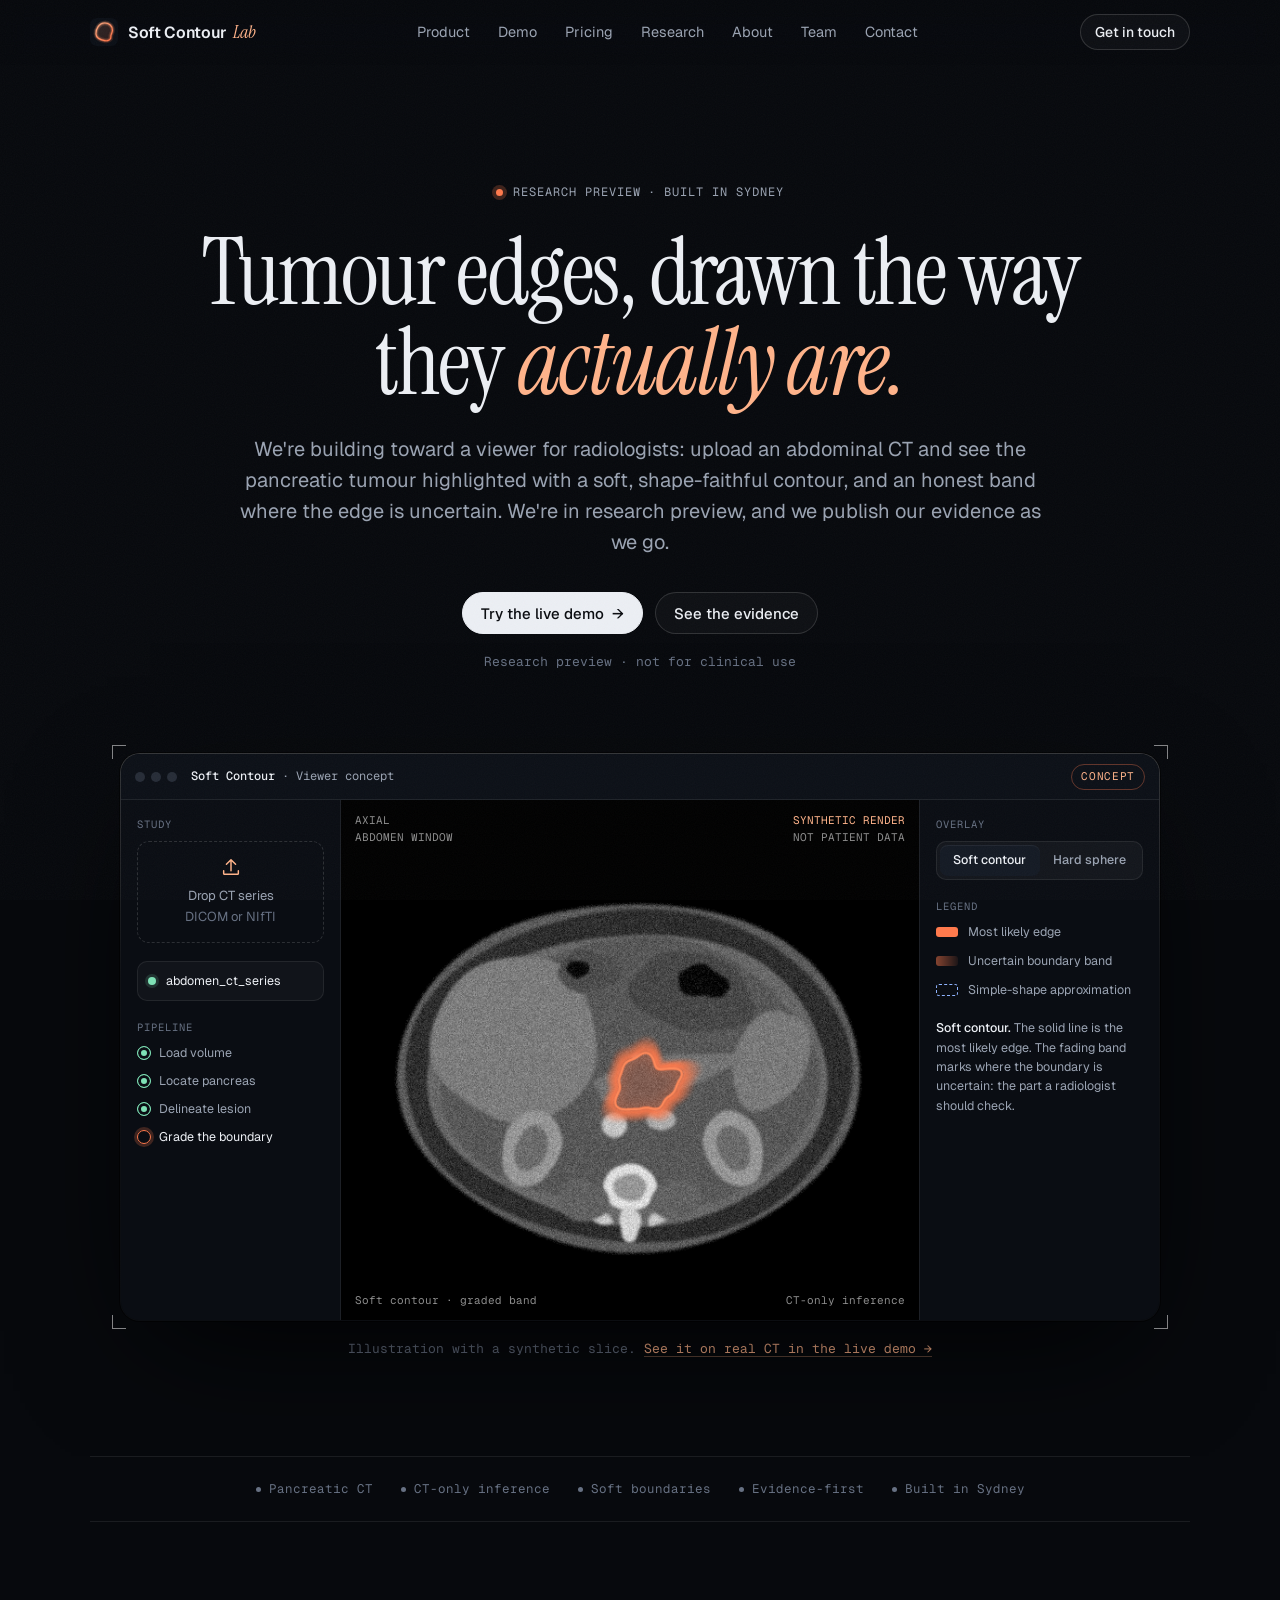
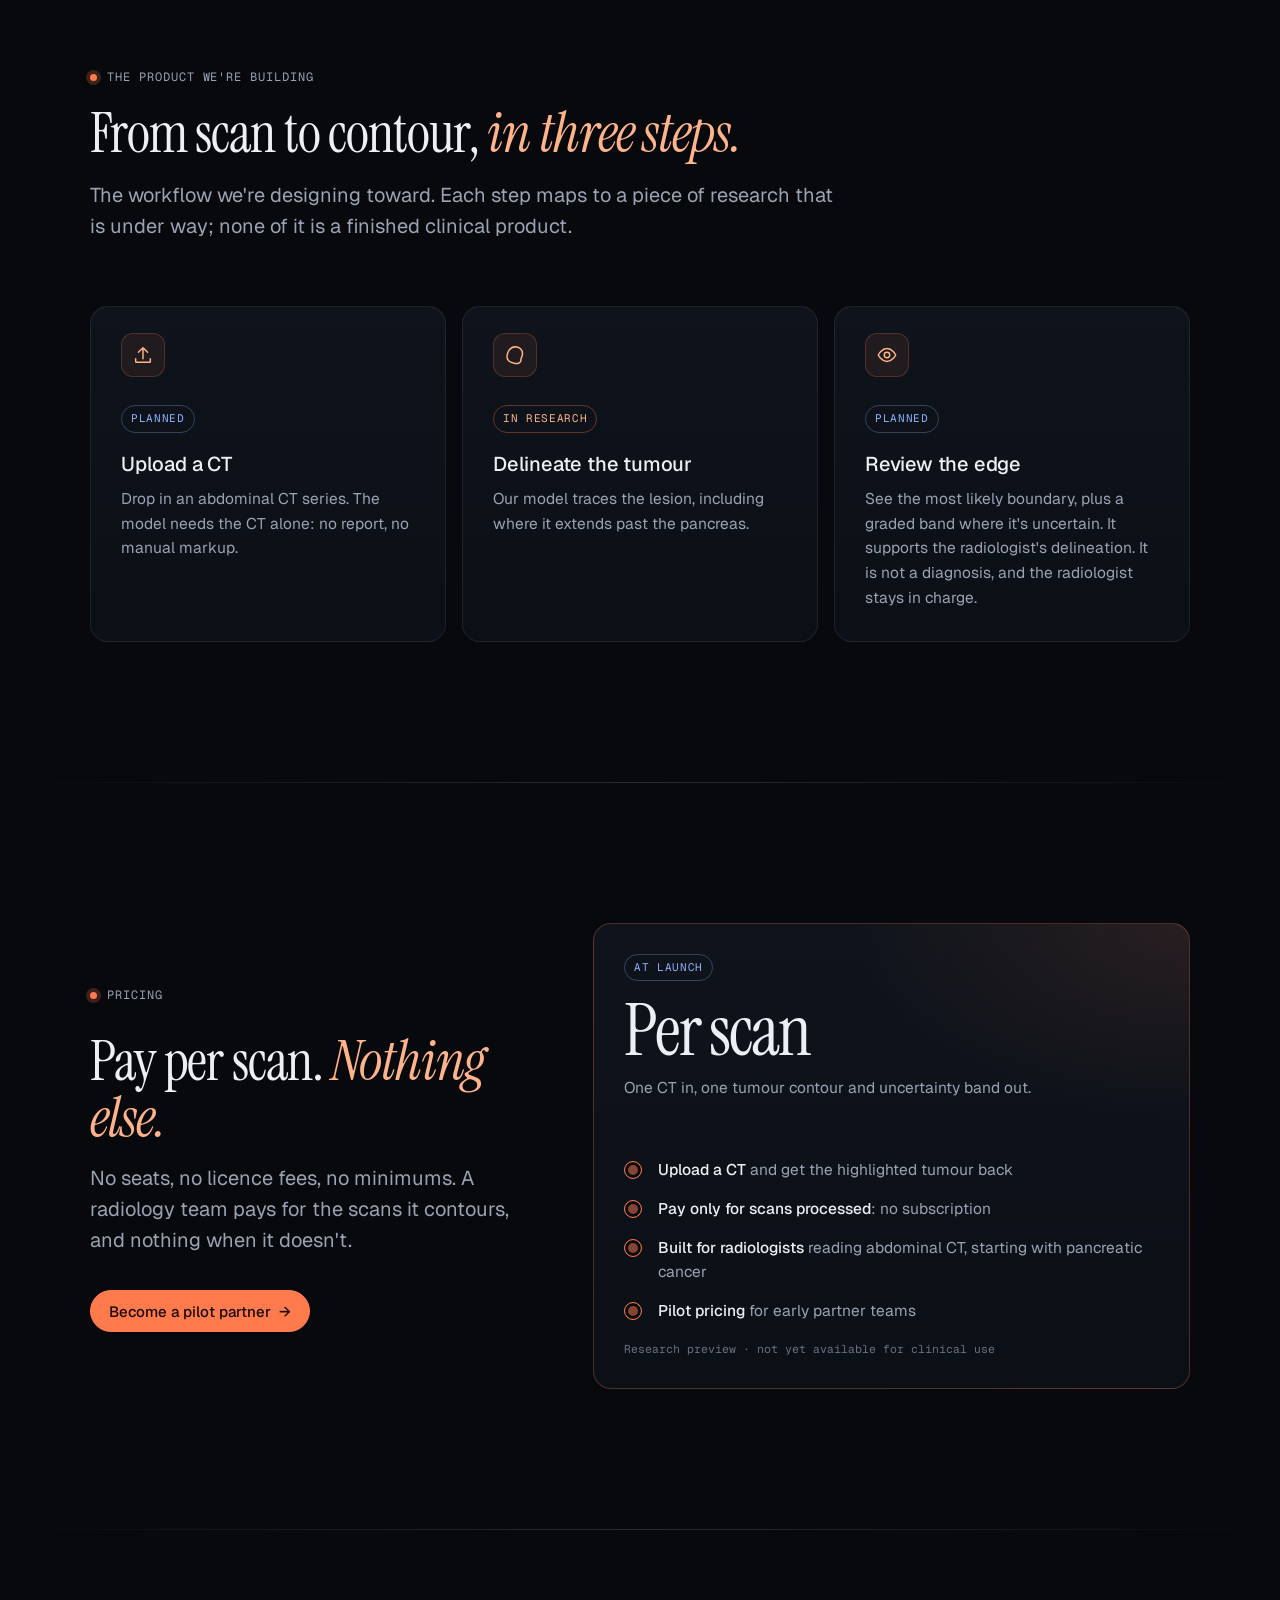
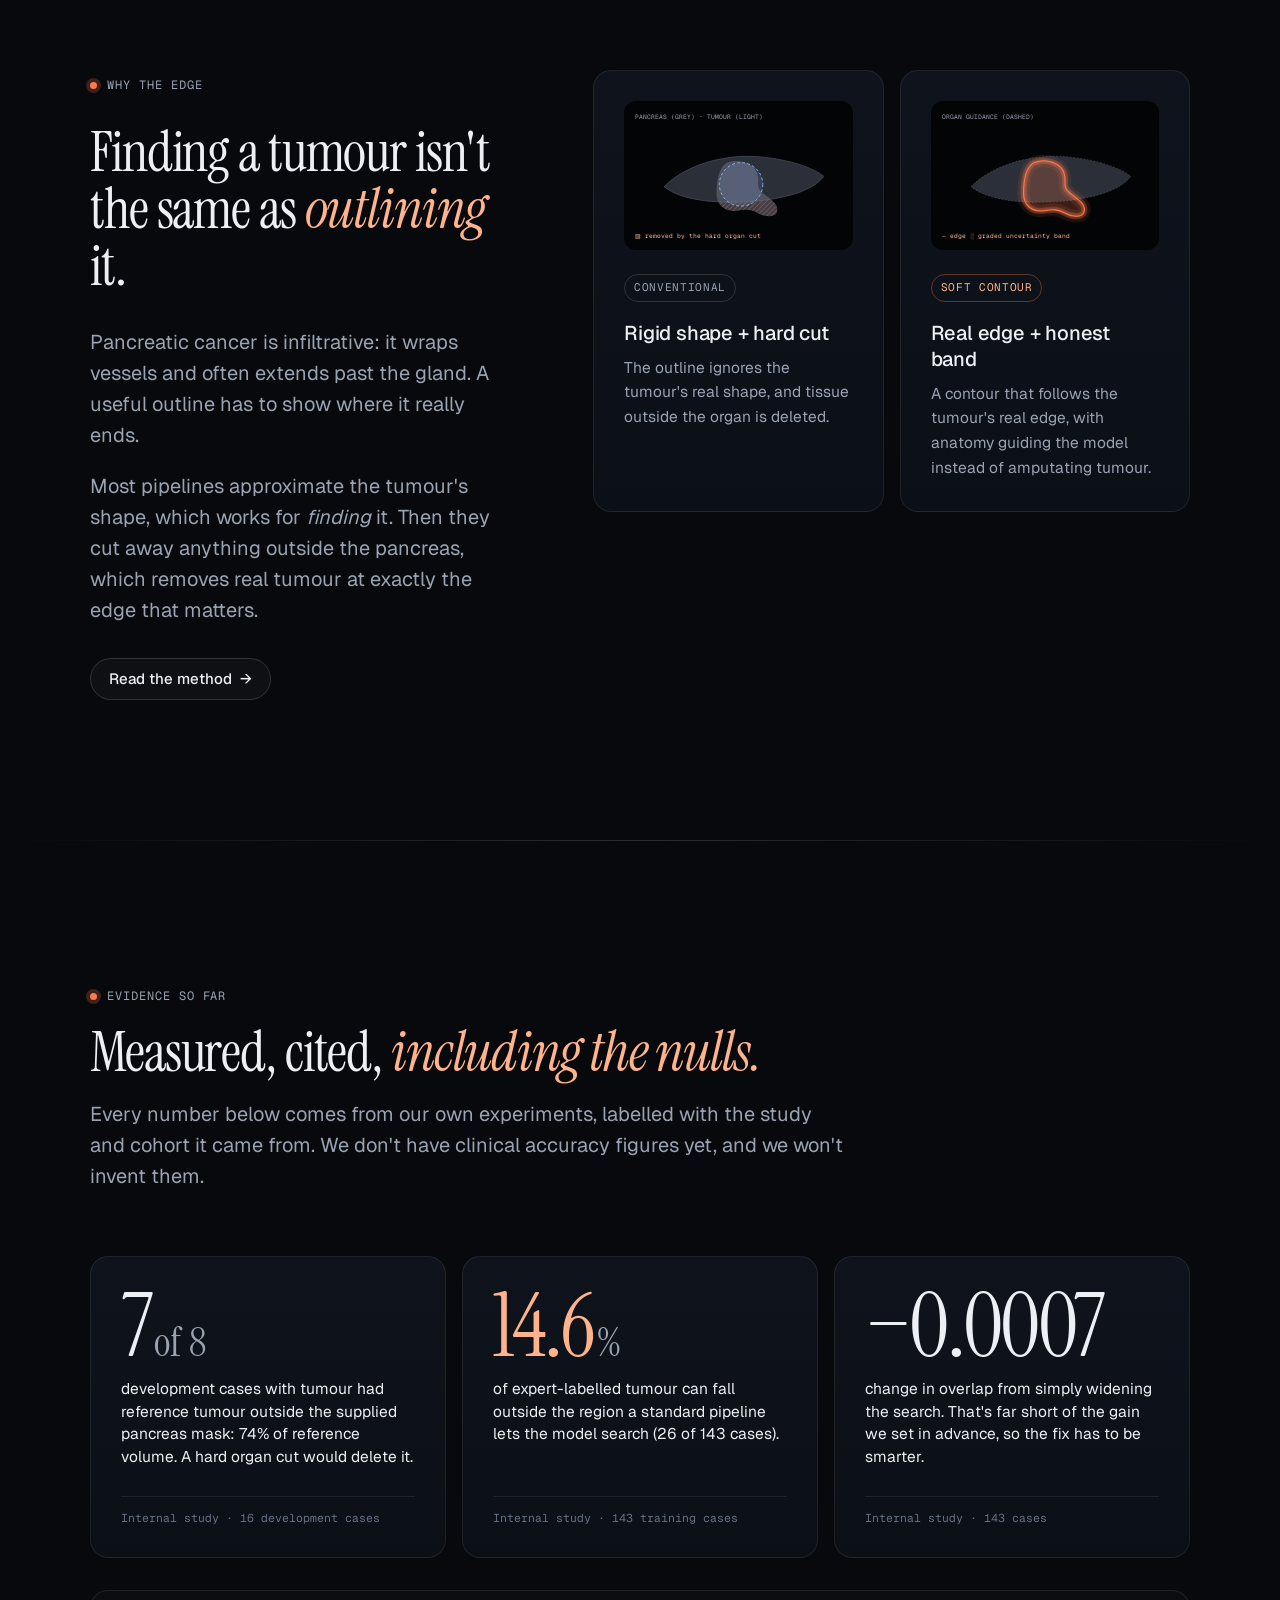
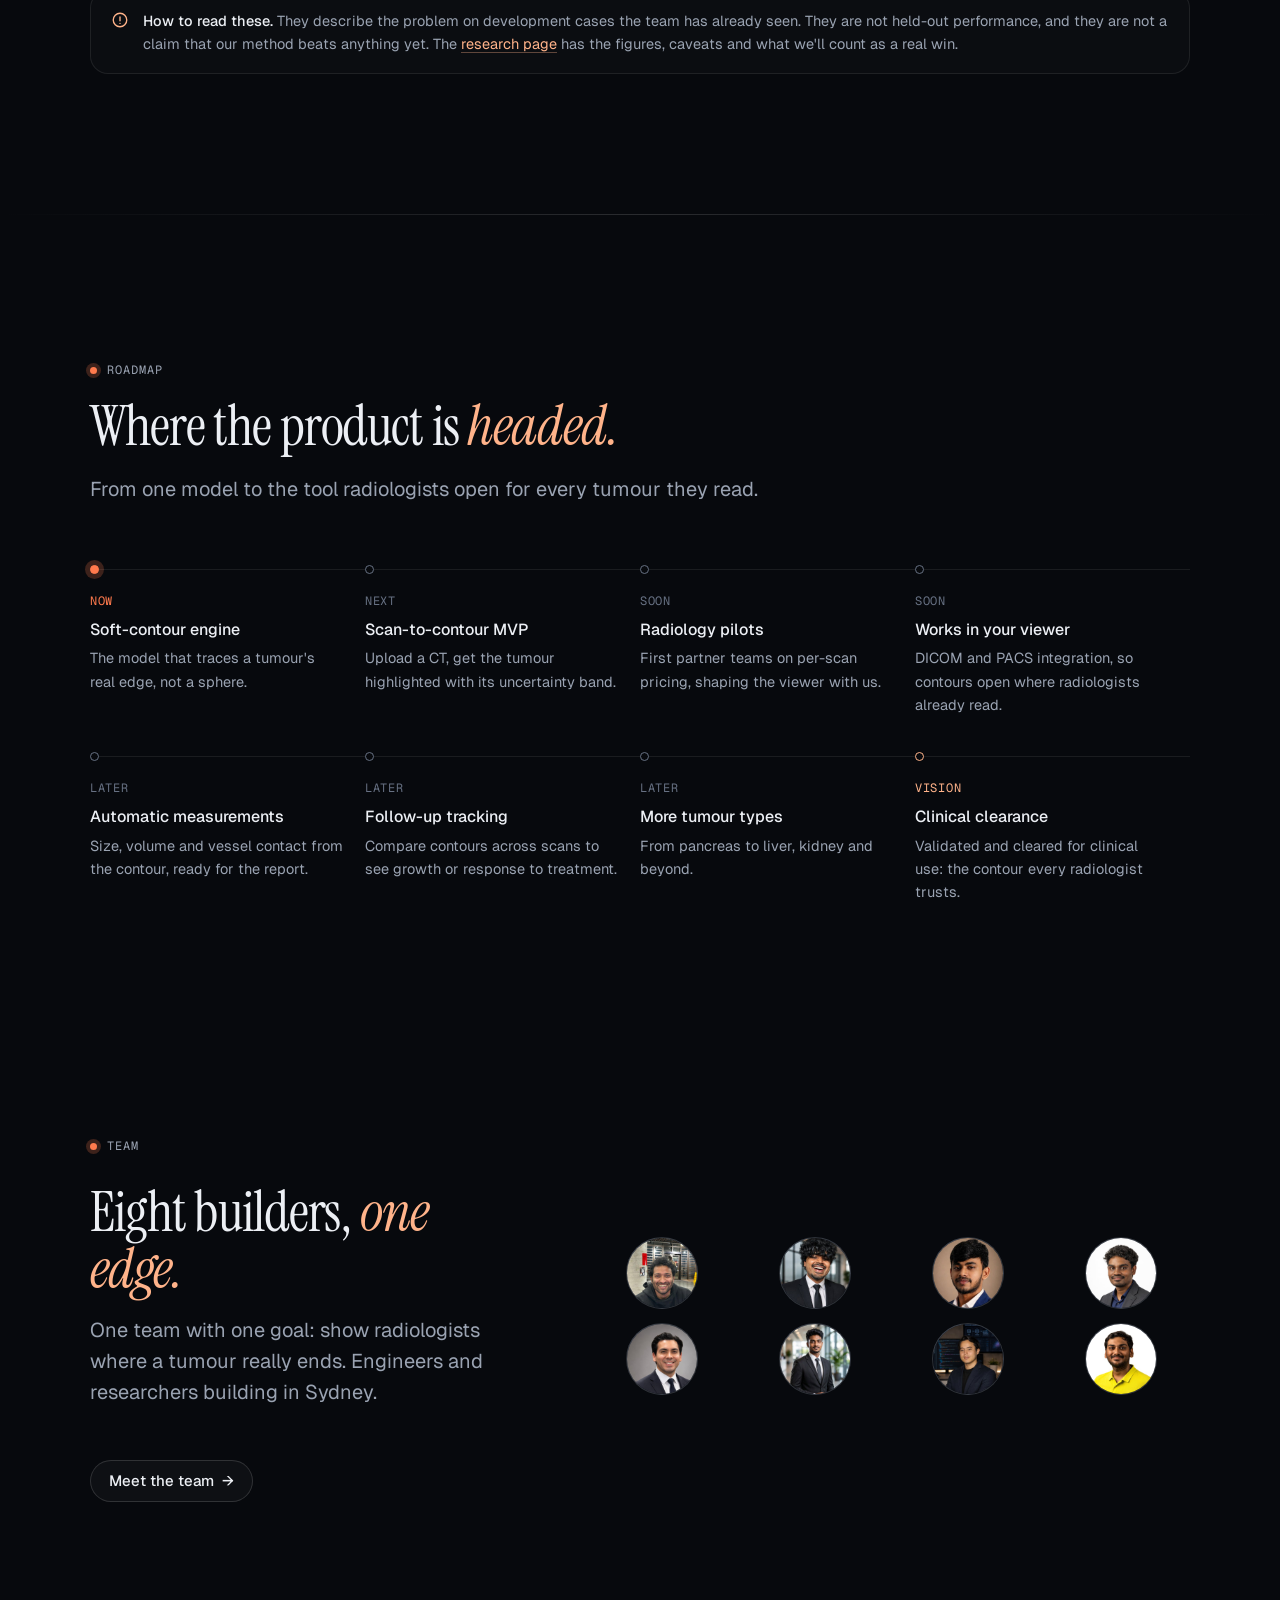
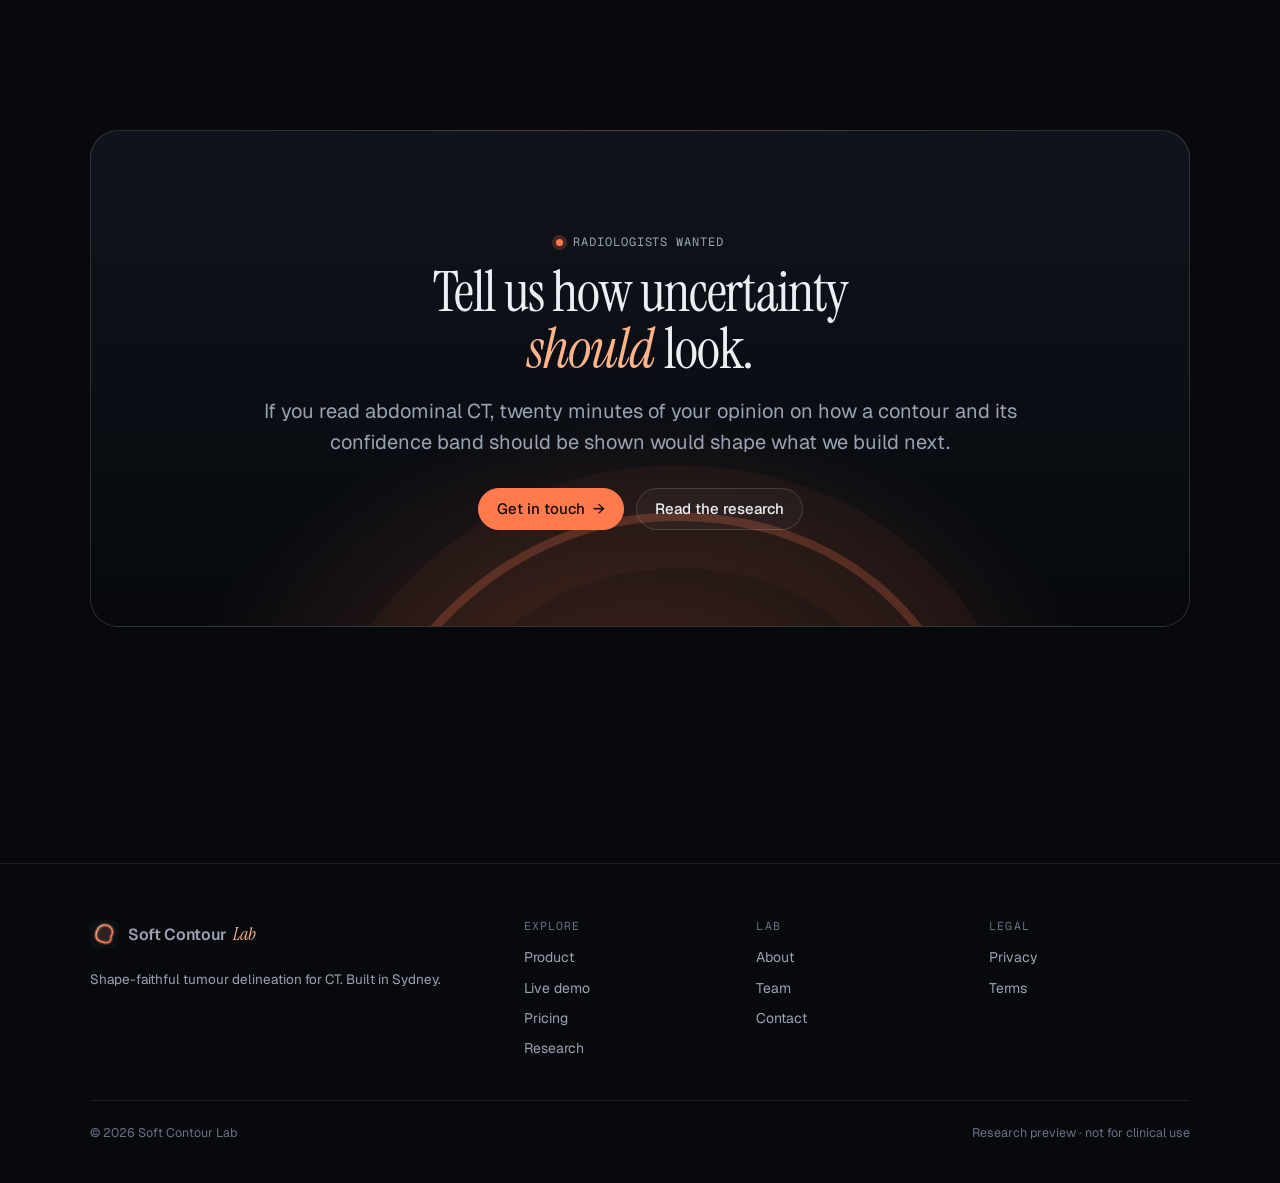
<file: index.html>
<!doctype html>
<html lang="en-AU" class="no-js">
<head>
  <meta charset="utf-8">
  <meta name="viewport" content="width=device-width, initial-scale=1">
  <title>Soft Contour Lab — Tumour edges, drawn the way they are</title>
  <meta name="description" content="Soft Contour Lab is building a radiologist-facing tool: upload a CT, see the pancreatic tumour highlighted with a soft, shape-faithful contour.">
  <link rel="canonical" href="https://softcontourlab.me/">
  <meta property="og:type" content="website">
  <meta property="og:site_name" content="Soft Contour Lab">
  <meta property="og:title" content="Soft Contour Lab — Tumour edges, drawn the way they are">
  <meta property="og:description" content="Shape-faithful pancreatic tumour delineation on CT. Evidence published, including what didn't work.">
  <meta property="og:url" content="https://softcontourlab.me/">
  <meta property="og:image" content="https://softcontourlab.me/assets/brand/og.png">
  <meta name="twitter:card" content="summary_large_image">
  <meta name="theme-color" content="#07090d">
  <link rel="icon" href="assets/brand/mark.svg" type="image/svg+xml">
  <link rel="apple-touch-icon" href="assets/brand/apple-touch-icon.png">
  <link rel="preconnect" href="https://fonts.googleapis.com">
  <link rel="preconnect" href="https://fonts.gstatic.com" crossorigin>
  <link href="https://fonts.googleapis.com/css2?family=Geist:wght@400;500;600&family=Geist+Mono:wght@400;500&family=Instrument+Serif:ital@0;1&display=swap" rel="stylesheet">
  <link rel="stylesheet" href="assets/css/site.css">
</head>
<body data-page="home">
<a class="skip" href="#main">Skip to content</a>

<header class="nav">
  <div class="wrap nav-inner">
    <a class="brand" href="./" aria-label="Soft Contour Lab home">
      <img src="assets/brand/mark.svg" alt="" width="28" height="28">
      <span class="brand-name">Soft Contour <i>Lab</i></span>
    </a>
    <nav aria-label="Primary">
      <ul class="nav-links" id="nav-links">
        <li><a href="./#product" data-page="product">Product</a></li>
        <li><a href="demo.html" data-page="demo">Demo</a></li>
        <li><a href="./#pricing" data-page="pricing">Pricing</a></li>
        <li><a href="research.html" data-page="research">Research</a></li>
        <li><a href="about.html" data-page="about">About</a></li>
        <li><a href="team.html" data-page="team">Team</a></li>
        <li><a href="contact.html" data-page="contact">Contact</a></li>
      </ul>
    </nav>
    <div class="nav-cta">
      <a class="btn btn-sm" href="contact.html">Get in touch</a>
      <button class="nav-toggle" type="button" aria-controls="nav-links" aria-expanded="false" aria-label="Menu"><span></span></button>
    </div>
  </div>
</header>

<main id="main">

  <!-- ───────── Hero ───────── -->
  <section class="hero">
    <div class="wrap">
      <div class="hero-copy">
        <p class="eyebrow rise r1">Research preview · Built in Sydney</p>
        <h1 class="display rise r2">Tumour edges, drawn the way they <em>actually&nbsp;are.</em></h1>
        <p class="lede rise r3">We're building toward a viewer for radiologists: upload an abdominal CT and see the pancreatic tumour highlighted with a soft, shape-faithful contour, and an honest band where the edge is uncertain. We're in research preview, and we publish our evidence as we go.</p>
        <div class="hero-actions rise r4">
          <a class="btn btn-primary" href="demo.html">Try the live demo <span class="arrow" aria-hidden="true">→</span></a>
          <a class="btn" href="research.html">See the evidence</a>
        </div>
        <p class="hero-note rise r4">Research preview · not for clinical use</p>
      </div>
    </div>

    <div class="hero-stage wrap rise r5">
      <div class="viewer" role="group" aria-label="Concept viewer: synthetic CT slice with tumour contour overlay">
        <span class="corner tl"></span><span class="corner tr"></span><span class="corner bl"></span><span class="corner br"></span>
        <div class="viewer-inner">
          <div class="viewer-bar">
            <div class="dots" aria-hidden="true"><i></i><i></i><i></i></div>
            <div class="viewer-title"><b>Soft Contour</b><span class="opt"> · Viewer concept</span></div>
            <div class="viewer-badge">Concept</div>
          </div>
          <div class="viewer-body">
            <aside class="viewer-side left" aria-hidden="true">
              <div>
                <div class="side-label">Study</div>
                <div class="upload">
                  <svg width="22" height="22" viewBox="0 0 24 24" fill="none" stroke="currentColor" stroke-width="1.6" stroke-linecap="round" stroke-linejoin="round"><path d="M12 16V4M7 9l5-5 5 5"/><path d="M4 16v3a1 1 0 0 0 1 1h14a1 1 0 0 0 1-1v-3"/></svg>
                  Drop CT series<br><span class="dim">DICOM or NIfTI</span>
                </div>
              </div>
              <div class="file"><span class="pip"></span><span>abdomen_ct_series</span></div>
              <div>
                <div class="side-label">Pipeline</div>
                <ol class="steps-mini">
                  <li>Load volume</li>
                  <li>Locate pancreas</li>
                  <li>Delineate lesion</li>
                  <li>Grade the boundary</li>
                </ol>
              </div>
            </aside>

            <div class="viewer-canvas">
              <canvas id="ct" width="560" height="560" aria-label="Synthetic axial abdominal CT slice with an animated tumour contour"></canvas>
              <div class="hud tl">AXIAL<br>ABDOMEN WINDOW</div>
              <div class="hud tr"><span class="warn">SYNTHETIC RENDER</span><br>NOT PATIENT DATA</div>
              <div class="hud bl" id="hud-mode">Soft contour · graded band</div>
              <div class="hud br">CT-only inference</div>
            </div>

            <aside class="viewer-side right">
              <div>
                <div class="side-label">Overlay</div>
                <div class="seg" role="group" aria-label="Overlay type">
                  <button type="button" data-mode="soft" aria-pressed="true">Soft contour</button>
                  <button type="button" data-mode="sphere" aria-pressed="false">Hard sphere</button>
                </div>
              </div>
              <div>
                <div class="side-label">Legend</div>
                <div class="legend">
                  <div><span class="sw core"></span>Most likely edge</div>
                  <div><span class="sw band"></span>Uncertain boundary band</div>
                  <div><span class="sw sphere"></span>Simple-shape approximation</div>
                </div>
              </div>
              <p class="explain" data-explain="soft"><b>Soft contour.</b> The solid line is the most likely edge. The fading band marks where the boundary is uncertain: the part a radiologist should check.</p>
              <p class="explain" data-explain="sphere" hidden><b>Hard sphere.</b> Conventional pipelines approximate a tumour with a simple shape. That helps with <i>finding</i> it but can't follow an infiltrative edge. The dotted line is the true outline.</p>
            </aside>
          </div>
        </div>
      </div>
      <p class="hero-note" style="text-align:center">Illustration with a synthetic slice. <a class="link" href="demo.html">See it on real CT in the live demo →</a></p>
    </div>
  </section>

  <div class="wrap">
    <div class="strip" aria-label="Project facts">
      <span>Pancreatic CT</span><span>CT-only inference</span><span>Soft boundaries</span><span>Evidence-first</span><span>Built in Sydney</span>
    </div>
  </div>

  <!-- ───────── Product ───────── -->
  <section class="section" id="product">
    <div class="wrap">
      <div class="section-head">
        <p class="eyebrow">The product we're building</p>
        <h2 class="h2">From scan to contour, <em>in three steps.</em></h2>
        <p class="lede">The workflow we're designing toward. Each step maps to a piece of research that is under way; none of it is a finished clinical product.</p>
      </div>
      <div class="grid g3 flow">
        <article class="card hover reveal">
          <div class="icon"><svg width="22" height="22" viewBox="0 0 24 24" fill="none" stroke="currentColor" stroke-width="1.6" stroke-linecap="round" stroke-linejoin="round"><path d="M12 16V4M7 9l5-5 5 5"/><path d="M4 16v3a1 1 0 0 0 1 1h14a1 1 0 0 0 1-1v-3"/></svg></div>
          <span class="tag plan">Planned</span>
          <h3 class="h3">Upload a CT</h3>
          <p>Drop in an abdominal CT series. The model needs the CT alone: no report, no manual markup.</p>
        </article>
        <article class="card hover reveal d1">
          <div class="icon"><svg width="22" height="22" viewBox="0 0 24 24" fill="none" stroke="currentColor" stroke-width="1.6" stroke-linecap="round" stroke-linejoin="round"><path d="M12 3c4.8 0 8.5 3.2 8.2 8-.2 3-2 3.9-1.7 6.4.3 2.6-2.9 4.5-6.3 3.8C8 20.6 3.6 19.3 3.3 14.5 2.9 9.6 6.4 3.3 12 3Z"/></svg></div>
          <span class="tag open">In research</span>
          <h3 class="h3">Delineate the tumour</h3>
          <p>Our model traces the lesion, including where it extends past the pancreas.</p>
        </article>
        <article class="card hover reveal d2">
          <div class="icon"><svg width="22" height="22" viewBox="0 0 24 24" fill="none" stroke="currentColor" stroke-width="1.6" stroke-linecap="round" stroke-linejoin="round"><circle cx="12" cy="12" r="3"/><path d="M2.5 12S6 5 12 5s9.5 7 9.5 7-3.5 7-9.5 7-9.5-7-9.5-7Z"/></svg></div>
          <span class="tag plan">Planned</span>
          <h3 class="h3">Review the edge</h3>
          <p>See the most likely boundary, plus a graded band where it's uncertain. It supports the radiologist's delineation. It is not a diagnosis, and the radiologist stays in charge.</p>
        </article>
      </div>
    </div>
  </section>

  <hr class="divider">

  <!-- ───────── Pricing ───────── -->
  <section class="section" id="pricing">
    <div class="wrap split" style="align-items:center">
      <div>
        <p class="eyebrow">Pricing</p>
        <h2 class="h2 mt-s">Pay per scan. <em>Nothing else.</em></h2>
        <p class="lede mt-s">No seats, no licence fees, no minimums. A radiology team pays for the scans it contours, and nothing when it doesn't.</p>
        <div class="hero-actions" style="justify-content:flex-start"><a class="btn btn-contour" href="contact.html">Become a pilot partner <span class="arrow" aria-hidden="true">→</span></a></div>
      </div>
      <div class="card price reveal">
        <span class="tag plan">At launch</span>
        <div class="price-big">Per scan</div>
        <p class="muted">One CT in, one tumour contour and uncertainty band out.</p>
        <ul class="checks mt-m">
          <li><div><b>Upload a CT</b> and get the highlighted tumour back</div></li>
          <li><div><b>Pay only for scans processed</b>: no subscription</div></li>
          <li><div><b>Built for radiologists</b> reading abdominal CT, starting with pancreatic cancer</div></li>
          <li><div><b>Pilot pricing</b> for early partner teams</div></li>
        </ul>
        <p class="bar-note mt-m">Research preview · not yet available for clinical use</p>
      </div>
    </div>
  </section>

  <hr class="divider">

  <!-- ───────── Problem ───────── -->
  <section class="section">
    <div class="wrap split">
      <div class="sticky">
        <p class="eyebrow">Why the edge</p>
        <h2 class="h2 mt-s">Finding a tumour isn't the same as <em>outlining</em> it.</h2>
        <div class="lede mt-m stack">
          <p>Pancreatic cancer is infiltrative: it wraps vessels and often extends past the gland. A useful outline has to show where it really ends.</p>
          <p>Most pipelines approximate the tumour's shape, which works for <i>finding</i> it. Then they cut away anything outside the pancreas, which removes real tumour at exactly the edge that matters.</p>
        </div>
        <a class="btn mt-m" href="research.html">Read the method <span class="arrow" aria-hidden="true">→</span></a>
      </div>

      <div class="compare">
        <figure class="card reveal">
          <svg viewBox="0 0 400 260" role="img" aria-label="Diagram: a rigid shape and a hard organ cut miss the tumour's extension">
            <defs>
              <pattern id="hatch" width="6" height="6" patternUnits="userSpaceOnUse" patternTransform="rotate(45)"><line x1="0" y1="0" x2="0" y2="6" stroke="#ff7a4d" stroke-width="1.4" opacity=".7"/></pattern>
              <clipPath id="outside"><path d="M0 0H400V260H0Z M70 150c40-40 110-58 170-52 50 5 90 18 110 34-20 26-70 40-130 44-60 4-120-2-150-26Z" clip-rule="evenodd"/></clipPath>
            </defs>
            <path d="M70 150c40-40 110-58 170-52 50 5 90 18 110 34-20 26-70 40-130 44-60 4-120-2-150-26Z" fill="#2a2f38" stroke="#4a5160" stroke-width="1.2"/>
            <path id="les1" d="M180 108c22-8 50 0 54 22 3 14-4 20 8 30 14 12 30 20 26 34-3 10-20 10-34 2-12-7-22-6-36-4-22 3-36-10-36-30 0-22 4-46 18-54Z" fill="#6c7280" opacity=".55"/>
            <path d="M180 108c22-8 50 0 54 22 3 14-4 20 8 30 14 12 30 20 26 34-3 10-20 10-34 2-12-7-22-6-36-4-22 3-36-10-36-30 0-22 4-46 18-54Z" fill="url(#hatch)" clip-path="url(#outside)"/>
            <circle cx="205" cy="146" r="38" fill="rgba(143,179,255,.14)" stroke="#8fb3ff" stroke-width="1.6" stroke-dasharray="5 4"/>
            <text x="20" y="32" fill="#9aa3b2" font-family="Geist Mono, monospace" font-size="11">PANCREAS (GREY) · TUMOUR (LIGHT)</text>
            <text x="20" y="240" fill="#ffb38a" font-family="Geist Mono, monospace" font-size="11">▨ removed by the hard organ cut</text>
          </svg>
          <figcaption>
            <span class="tag">Conventional</span>
            <h3 class="h3">Rigid shape + hard cut</h3>
            <p>The outline ignores the tumour's real shape, and tissue outside the organ is deleted.</p>
          </figcaption>
        </figure>

        <figure class="card reveal d1">
          <svg viewBox="0 0 400 260" role="img" aria-label="Diagram: a soft contour follows the tumour, with a graded band across the organ boundary">
            <defs>
              <filter id="glow" x="-20%" y="-20%" width="140%" height="140%"><feGaussianBlur stdDeviation="3"/></filter>
            </defs>
            <path d="M70 150c40-40 110-58 170-52 50 5 90 18 110 34-20 26-70 40-130 44-60 4-120-2-150-26Z" fill="#2a2f38" stroke="#4a5160" stroke-width="1.2" stroke-dasharray="3 3"/>
            <g fill="none" stroke="#ff7a4d" stroke-linejoin="round">
              <path d="M180 108c22-8 50 0 54 22 3 14-4 20 8 30 14 12 30 20 26 34-3 10-20 10-34 2-12-7-22-6-36-4-22 3-36-10-36-30 0-22 4-46 18-54Z" stroke-width="22" opacity=".1"/>
              <path d="M180 108c22-8 50 0 54 22 3 14-4 20 8 30 14 12 30 20 26 34-3 10-20 10-34 2-12-7-22-6-36-4-22 3-36-10-36-30 0-22 4-46 18-54Z" stroke-width="11" opacity=".2"/>
              <path d="M180 108c22-8 50 0 54 22 3 14-4 20 8 30 14 12 30 20 26 34-3 10-20 10-34 2-12-7-22-6-36-4-22 3-36-10-36-30 0-22 4-46 18-54Z" stroke-width="4" opacity=".5" filter="url(#glow)"/>
              <path d="M180 108c22-8 50 0 54 22 3 14-4 20 8 30 14 12 30 20 26 34-3 10-20 10-34 2-12-7-22-6-36-4-22 3-36-10-36-30 0-22 4-46 18-54Z" stroke-width="1.8" fill="rgba(255,122,77,.22)"/>
            </g>
            <text x="20" y="32" fill="#9aa3b2" font-family="Geist Mono, monospace" font-size="11">ORGAN GUIDANCE (DASHED)</text>
            <text x="20" y="240" fill="#ffb38a" font-family="Geist Mono, monospace" font-size="11">— edge  ░ graded uncertainty band</text>
          </svg>
          <figcaption>
            <span class="tag open">Soft Contour</span>
            <h3 class="h3">Real edge + honest band</h3>
            <p>A contour that follows the tumour's real edge, with anatomy guiding the model instead of amputating tumour.</p>
          </figcaption>
        </figure>
      </div>
    </div>
  </section>

  <hr class="divider">

  <!-- ───────── Evidence ───────── -->
  <section class="section">
    <div class="wrap">
      <div class="section-head">
        <p class="eyebrow">Evidence so far</p>
        <h2 class="h2">Measured, cited, <em>including the nulls.</em></h2>
        <p class="lede">Every number below comes from our own experiments, labelled with the study and cohort it came from. We don't have clinical accuracy figures yet, and we won't invent them.</p>
      </div>
      <div class="grid g3">
        <article class="card stat reveal">
          <div class="big">7<small>of 8</small></div>
          <p class="cap">development cases with tumour had reference tumour outside the supplied pancreas mask: 74% of reference volume. A hard organ cut would delete it.</p>
          <p class="src">Internal study · 16 development cases</p>
        </article>
        <article class="card stat reveal d1">
          <div class="big contour">14.6<small>%</small></div>
          <p class="cap">of expert-labelled tumour can fall outside the region a standard pipeline lets the model search (26 of 143 cases).</p>
          <p class="src">Internal study · 143 training cases</p>
        </article>
        <article class="card stat reveal d2">
          <div class="big">−0.0007</div>
          <p class="cap">change in overlap from simply widening the search. That's far short of the gain we set in advance, so the fix has to be smarter.</p>
          <p class="src">Internal study · 143 cases</p>
        </article>
      </div>
      <div class="note mt-m reveal">
        <svg width="18" height="18" viewBox="0 0 24 24" fill="none" stroke="currentColor" stroke-width="1.8" stroke-linecap="round"><circle cx="12" cy="12" r="9"/><path d="M12 8v5M12 16.5v.01"/></svg>
        <div><b>How to read these.</b> They describe the problem on development cases the team has already seen. They are not held-out performance, and they are not a claim that our method beats anything yet. The <a class="link" href="research.html">research page</a> has the figures, caveats and what we'll count as a real win.</div>
      </div>
    </div>
  </section>

  <hr class="divider">

  <!-- ───────── Roadmap ───────── -->
  <section class="section">
    <div class="wrap">
      <div class="section-head">
        <p class="eyebrow">Roadmap</p>
        <h2 class="h2">Where the product is <em>headed.</em></h2>
        <p class="lede">From one model to the tool radiologists open for every tumour they read.</p>
      </div>
      <div class="timeline reveal">
        <div class="tl-item now"><div class="tl-date">Now</div><div class="tl-title">Soft-contour engine</div><p>The model that traces a tumour's real edge, not a sphere.</p></div>
        <div class="tl-item "><div class="tl-date">Next</div><div class="tl-title">Scan-to-contour MVP</div><p>Upload a CT, get the tumour highlighted with its uncertainty band.</p></div>
        <div class="tl-item "><div class="tl-date">Soon</div><div class="tl-title">Radiology pilots</div><p>First partner teams on per-scan pricing, shaping the viewer with us.</p></div>
        <div class="tl-item "><div class="tl-date">Soon</div><div class="tl-title">Works in your viewer</div><p>DICOM and PACS integration, so contours open where radiologists already read.</p></div>
        <div class="tl-item "><div class="tl-date">Later</div><div class="tl-title">Automatic measurements</div><p>Size, volume and vessel contact from the contour, ready for the report.</p></div>
        <div class="tl-item "><div class="tl-date">Later</div><div class="tl-title">Follow-up tracking</div><p>Compare contours across scans to see growth or response to treatment.</p></div>
        <div class="tl-item "><div class="tl-date">Later</div><div class="tl-title">More tumour types</div><p>From pancreas to liver, kidney and beyond.</p></div>
        <div class="tl-item vision"><div class="tl-date">Vision</div><div class="tl-title">Clinical clearance</div><p>Validated and cleared for clinical use: the contour every radiologist trusts.</p></div>
      </div>
    </div>
  </section>

  <!-- ───────── Team teaser ───────── -->
  <section class="section-tight">
    <div class="wrap split" style="align-items:center">
      <div>
        <p class="eyebrow">Team</p>
        <h2 class="h2 mt-s">Eight builders, <em>one edge.</em></h2>
        <p class="lede mt-s">One team with one goal: show radiologists where a tumour really ends. Engineers and researchers building in Sydney.</p>
        <a class="btn mt-m" href="team.html">Meet the team <span class="arrow" aria-hidden="true">→</span></a>
      </div>
      <div class="grid g4 reveal" aria-hidden="true" style="gap:14px;justify-items:center">
        <div class="avatar">SJ<img src="assets/team/sj.jpg" alt="" width="400" height="400" loading="lazy"></div><div class="avatar">NT<img src="assets/team/nt.jpg" alt="" width="400" height="400" loading="lazy"></div><div class="avatar">MB<img src="assets/team/mb.jpg" alt="" width="400" height="400" loading="lazy"></div><div class="avatar">NS<img src="assets/team/ns.jpg" alt="" width="400" height="400" loading="lazy"></div>
        <div class="avatar">JH<img src="assets/team/jh.jpg" alt="" width="400" height="400" loading="lazy"></div><div class="avatar">PB<img src="assets/team/pb.jpg" alt="" width="400" height="400" loading="lazy"></div><div class="avatar">JM<img src="assets/team/jm.jpg" alt="" width="400" height="400" loading="lazy"></div><div class="avatar">BM<img src="assets/team/bm.jpg" alt="" width="400" height="400" loading="lazy"></div>
      </div>
    </div>
  </section>

  <!-- ───────── CTA ───────── -->
  <section class="section">
    <div class="wrap">
      <div class="cta reveal">
        <svg class="cta-rings" viewBox="0 0 64 64" aria-hidden="true" fill="none" stroke="#ff7a4d" stroke-linejoin="round">
          <path d="M33 11.5c10.6-.6 19 6.8 18.4 17.2-.4 6.6-4.6 8.6-3.8 14.4.8 6-6.4 10.2-14.2 8.6C24.6 50 14.4 47 13.6 36.2 12.8 25.6 20.4 12.2 33 11.5Z" stroke-width="6" opacity=".12"/>
          <path d="M33 11.5c10.6-.6 19 6.8 18.4 17.2-.4 6.6-4.6 8.6-3.8 14.4.8 6-6.4 10.2-14.2 8.6C24.6 50 14.4 47 13.6 36.2 12.8 25.6 20.4 12.2 33 11.5Z" stroke-width=".5" opacity=".6"/>
        </svg>
        <p class="eyebrow">Radiologists wanted</p>
        <h2 class="h2 mt-s">Tell us how uncertainty <em>should</em> look.</h2>
        <p class="lede">If you read abdominal CT, twenty minutes of your opinion on how a contour and its confidence band should be shown would shape what we build next.</p>
        <div class="hero-actions">
          <a class="btn btn-contour" href="contact.html">Get in touch <span class="arrow" aria-hidden="true">→</span></a>
          <a class="btn" href="research.html">Read the research</a>
        </div>
      </div>
    </div>
  </section>
</main>

<footer class="footer">
  <div class="wrap">
    <div class="footer-grid">
      <div>
        <a class="brand" href="./"><img src="assets/brand/mark.svg" alt="" width="28" height="28"><span class="brand-name">Soft Contour <i>Lab</i></span></a>
        <p class="disclaimer">Shape-faithful tumour delineation for CT. Built in Sydney.</p>
      </div>
      <div>
        <h4>Explore</h4>
        <ul><li><a href="./#product">Product</a></li><li><a href="demo.html">Live demo</a></li><li><a href="./#pricing">Pricing</a></li><li><a href="research.html">Research</a></li></ul>
      </div>
      <div>
        <h4>Lab</h4>
        <ul><li><a href="about.html">About</a></li><li><a href="team.html">Team</a></li><li><a href="contact.html">Contact</a></li></ul>
      </div>
      <div>
        <h4>Legal</h4>
        <ul><li><a href="privacy.html">Privacy</a></li><li><a href="terms.html">Terms</a></li></ul>
      </div>
    </div>
    <div class="fine"><span>© <span id="year">2026</span> Soft Contour Lab</span><span>Research preview · not for clinical use</span></div>
  </div>
</footer>

<script src="assets/js/site.js" defer></script>
<script src="assets/js/viewer.js" defer></script>
</body>
</html>
</file>
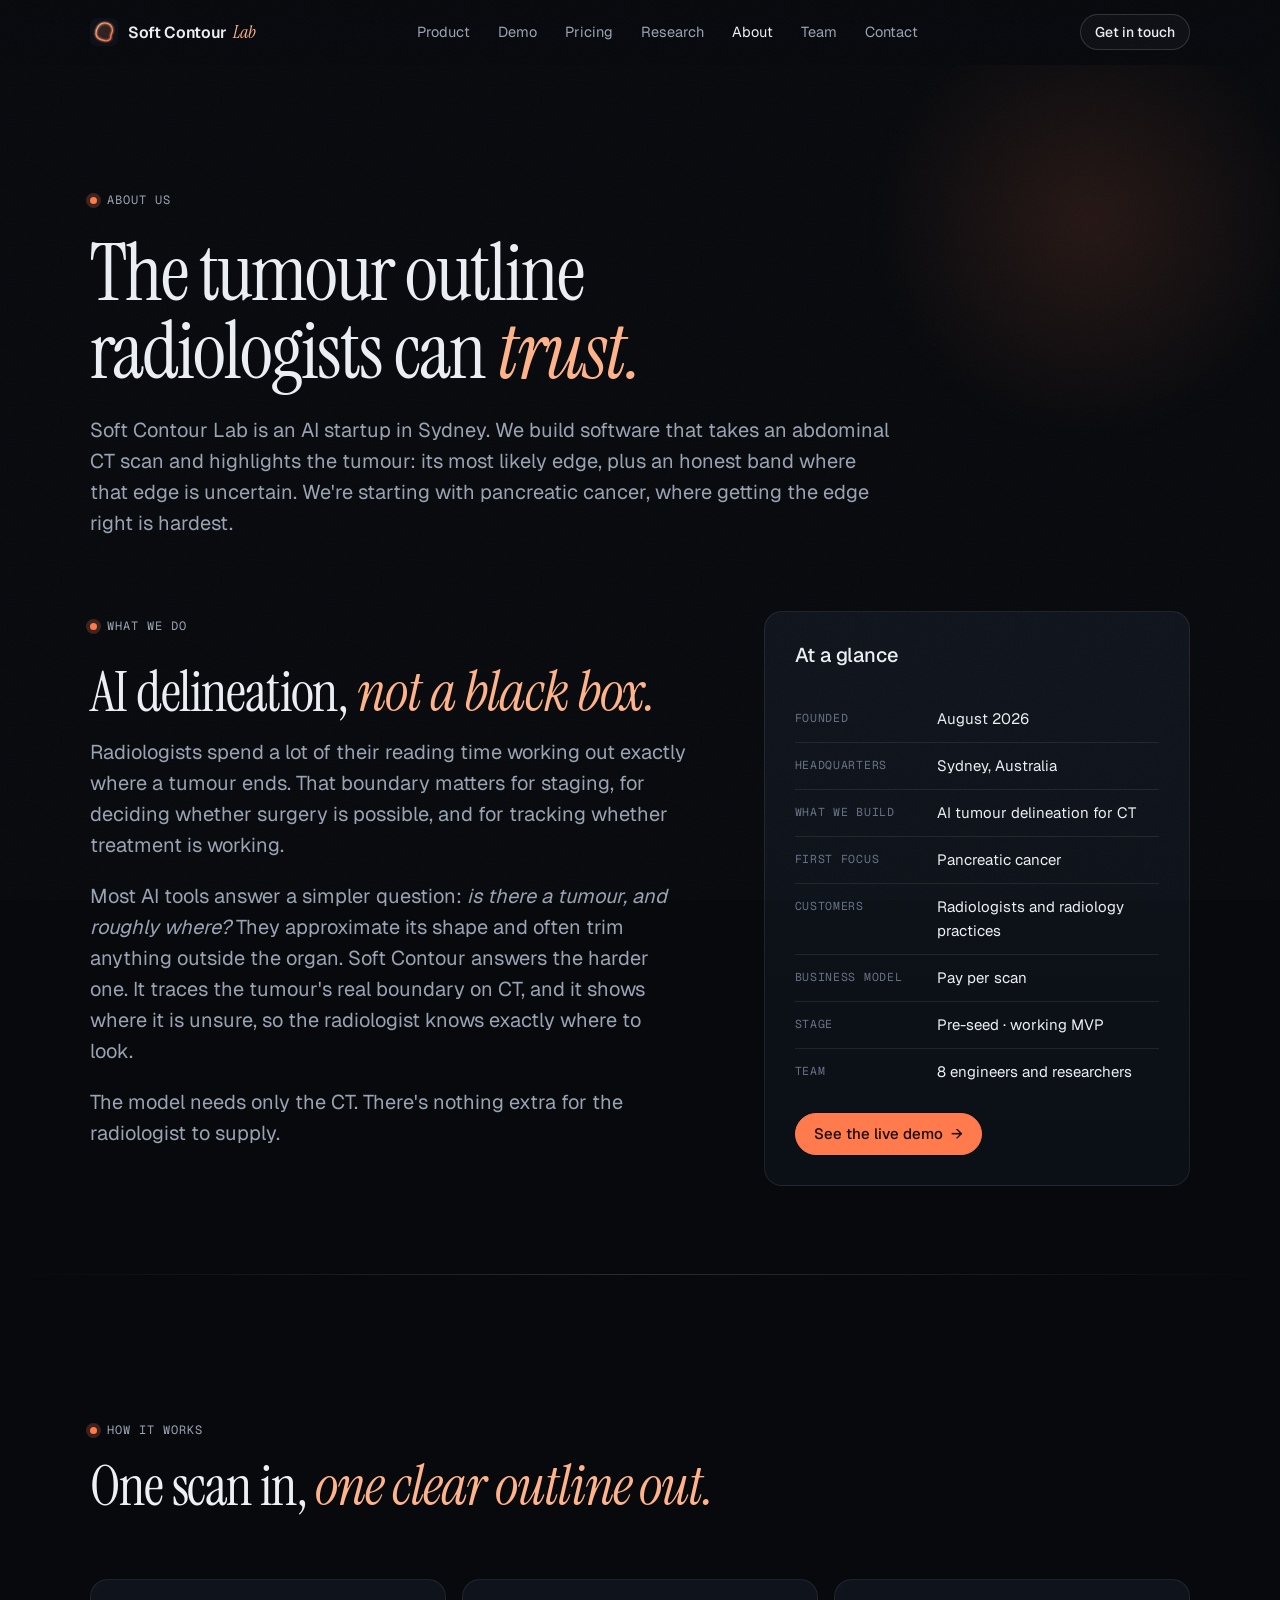
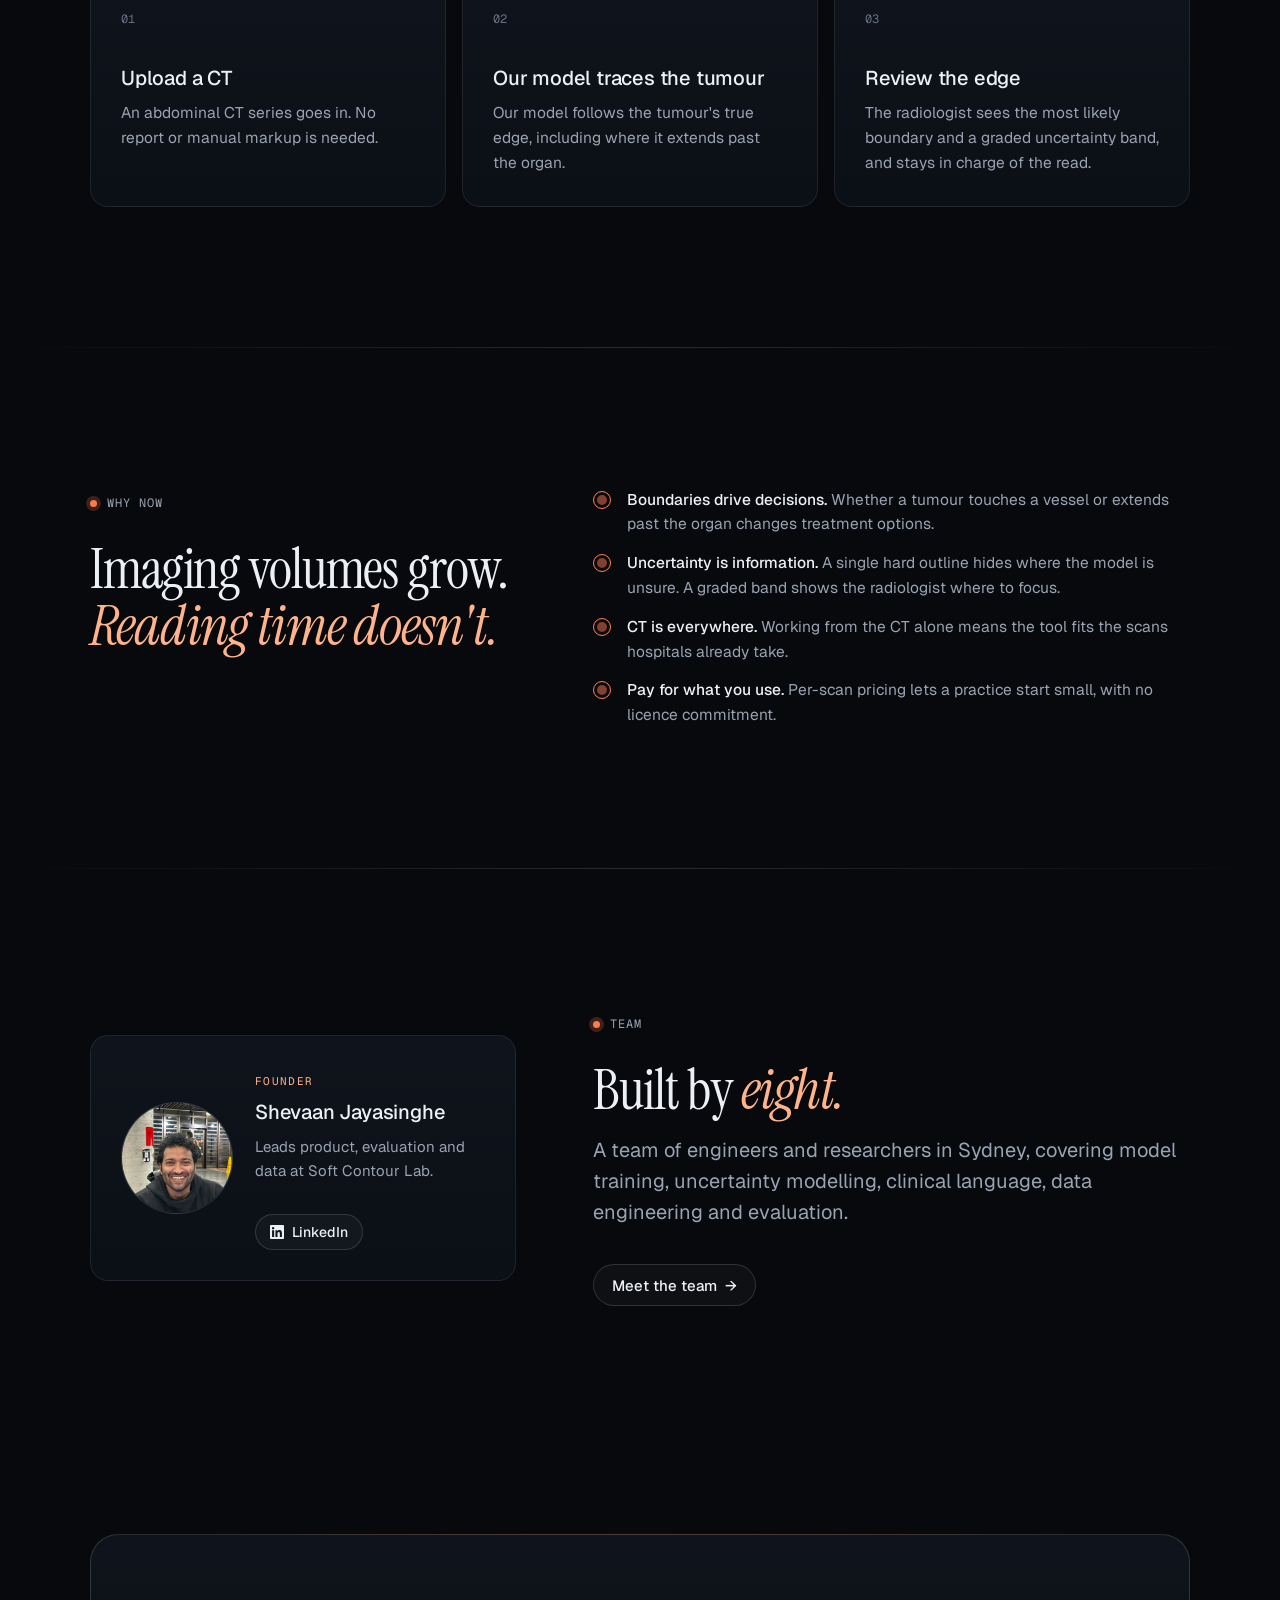
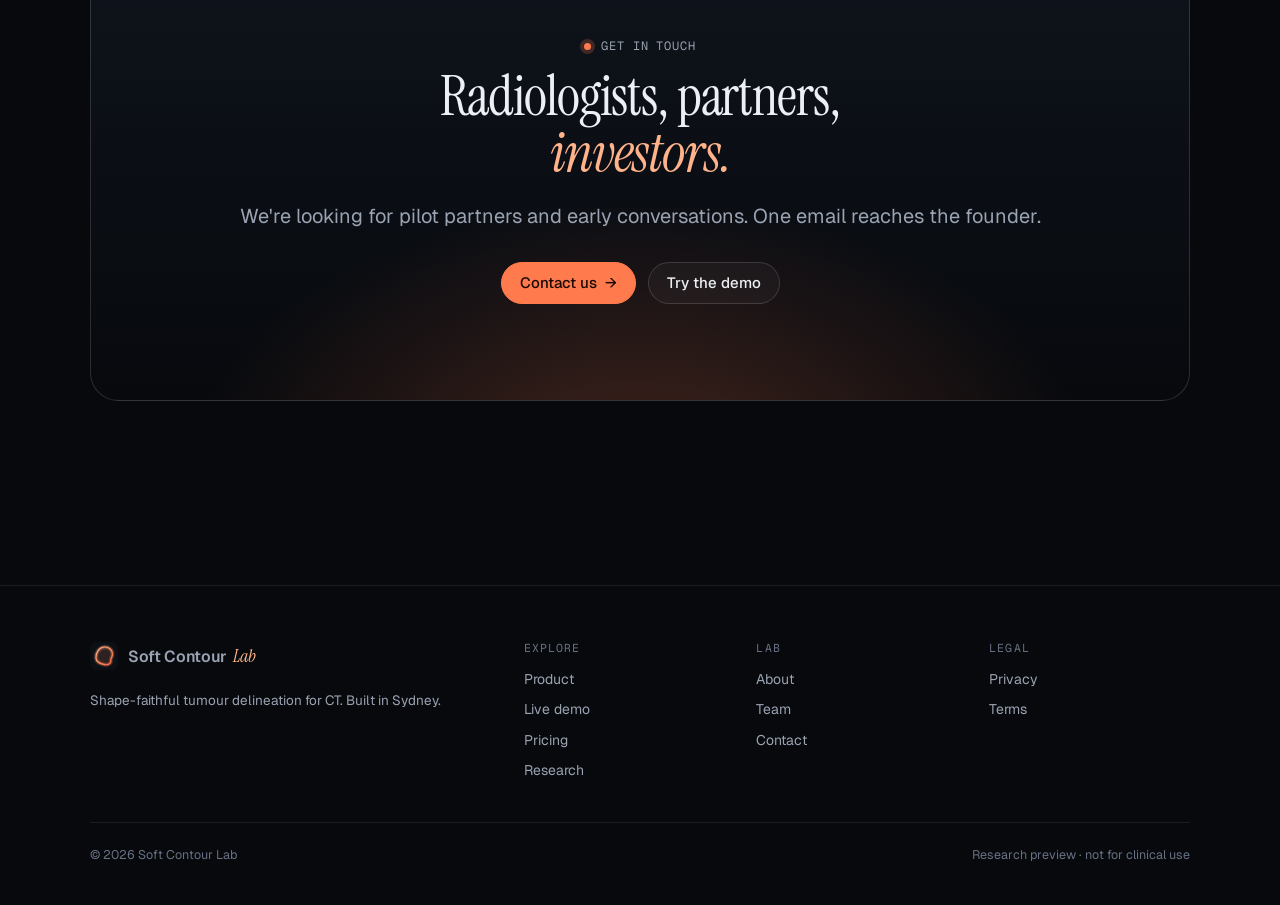
<file: about.html>
<!doctype html>
<html lang="en-AU" class="no-js">
<head>
  <meta charset="utf-8">
  <meta name="viewport" content="width=device-width, initial-scale=1">
  <title>About — Soft Contour Lab</title>
  <meta name="description" content="Soft Contour Lab is an AI startup in Sydney building software that highlights tumours on CT with a soft, shape-faithful contour, starting with pancreatic cancer.">
  <link rel="canonical" href="https://softcontourlab.me/about.html">
  <meta property="og:type" content="website">
  <meta property="og:site_name" content="Soft Contour Lab">
  <meta property="og:title" content="About — Soft Contour Lab">
  <meta property="og:description" content="An AI startup building the tumour outline radiologists can trust.">
  <meta property="og:image" content="https://softcontourlab.me/assets/brand/og.png">
  <meta name="theme-color" content="#07090d">
  <link rel="icon" href="assets/brand/mark.svg" type="image/svg+xml">
  <link rel="apple-touch-icon" href="assets/brand/apple-touch-icon.png">
  <link rel="preconnect" href="https://fonts.googleapis.com">
  <link rel="preconnect" href="https://fonts.gstatic.com" crossorigin>
  <link href="https://fonts.googleapis.com/css2?family=Geist:wght@400;500;600&family=Geist+Mono:wght@400;500&family=Instrument+Serif:ital@0;1&display=swap" rel="stylesheet">
  <link rel="stylesheet" href="assets/css/site.css">
</head>
<body data-page="about">
<a class="skip" href="#main">Skip to content</a>

<header class="nav">
  <div class="wrap nav-inner">
    <a class="brand" href="./" aria-label="Soft Contour Lab home">
      <img src="assets/brand/mark.svg" alt="" width="28" height="28">
      <span class="brand-name">Soft Contour <i>Lab</i></span>
    </a>
    <nav aria-label="Primary">
      <ul class="nav-links" id="nav-links">
        <li><a href="./#product" data-page="product">Product</a></li>
        <li><a href="demo.html" data-page="demo">Demo</a></li>
        <li><a href="./#pricing" data-page="pricing">Pricing</a></li>
        <li><a href="research.html" data-page="research">Research</a></li>
        <li><a href="about.html" data-page="about">About</a></li>
        <li><a href="team.html" data-page="team">Team</a></li>
        <li><a href="contact.html" data-page="contact">Contact</a></li>
      </ul>
    </nav>
    <div class="nav-cta">
      <a class="btn btn-sm" href="contact.html">Get in touch</a>
      <button class="nav-toggle" type="button" aria-controls="nav-links" aria-expanded="false" aria-label="Menu"><span></span></button>
    </div>
  </div>
</header>

<main id="main">
  <section class="page-head">
    <div class="wrap">
      <p class="eyebrow rise r1">About us</p>
      <h1 class="display rise r2">The tumour outline radiologists can <em>trust.</em></h1>
      <p class="lede rise r3">Soft Contour Lab is an AI startup in Sydney. We build software that takes an abdominal CT scan and highlights the tumour: its most likely edge, plus an honest band where that edge is uncertain. We're starting with pancreatic cancer, where getting the edge right is hardest.</p>
    </div>
  </section>

  <section class="section-tight" style="padding-top:0">
    <div class="wrap split rev">
      <div class="stack">
        <p class="eyebrow">What we do</p>
        <h2 class="h2 mt-s">AI delineation, <em>not a black box.</em></h2>
        <div class="lede stack mt-s">
          <p>Radiologists spend a lot of their reading time working out exactly where a tumour ends. That boundary matters for staging, for deciding whether surgery is possible, and for tracking whether treatment is working.</p>
          <p>Most AI tools answer a simpler question: <i>is there a tumour, and roughly where?</i> They approximate its shape and often trim anything outside the organ. Soft Contour answers the harder one. It traces the tumour's real boundary on CT, and it shows where it is unsure, so the radiologist knows exactly where to look.</p>
          <p>The model needs only the CT. There's nothing extra for the radiologist to supply.</p>
        </div>
      </div>
      <aside class="card facts reveal">
        <h3 class="h3">At a glance</h3>
        <dl>
          <div><dt>Founded</dt><dd>August 2026</dd></div>
          <div><dt>Headquarters</dt><dd>Sydney, Australia</dd></div>
          <div><dt>What we build</dt><dd>AI tumour delineation for CT</dd></div>
          <div><dt>First focus</dt><dd>Pancreatic cancer</dd></div>
          <div><dt>Customers</dt><dd>Radiologists and radiology practices</dd></div>
          <div><dt>Business model</dt><dd>Pay per scan</dd></div>
          <div><dt>Stage</dt><dd>Pre-seed · working MVP</dd></div>
          <div><dt>Team</dt><dd>8 engineers and researchers</dd></div>
        </dl>
        <a class="btn btn-contour" href="demo.html" style="align-self:flex-start">See the live demo <span class="arrow" aria-hidden="true">→</span></a>
      </aside>
    </div>
  </section>

  <hr class="divider">

  <section class="section">
    <div class="wrap">
      <div class="section-head">
        <p class="eyebrow">How it works</p>
        <h2 class="h2">One scan in, <em>one clear outline out.</em></h2>
      </div>
      <div class="grid g3">
        <article class="card reveal"><span class="num">01</span><h3 class="h3">Upload a CT</h3><p>An abdominal CT series goes in. No report or manual markup is needed.</p></article>
        <article class="card reveal d1"><span class="num">02</span><h3 class="h3">Our model traces the tumour</h3><p>Our model follows the tumour's true edge, including where it extends past the organ.</p></article>
        <article class="card reveal d2"><span class="num">03</span><h3 class="h3">Review the edge</h3><p>The radiologist sees the most likely boundary and a graded uncertainty band, and stays in charge of the read.</p></article>
      </div>
    </div>
  </section>

  <hr class="divider">

  <section class="section">
    <div class="wrap split">
      <div class="sticky">
        <p class="eyebrow">Why now</p>
        <h2 class="h2 mt-s">Imaging volumes grow. <em>Reading time doesn't.</em></h2>
      </div>
      <div class="stack">
        <ul class="checks">
          <li><div><b>Boundaries drive decisions.</b> Whether a tumour touches a vessel or extends past the organ changes treatment options.</div></li>
          <li><div><b>Uncertainty is information.</b> A single hard outline hides where the model is unsure. A graded band shows the radiologist where to focus.</div></li>
          <li><div><b>CT is everywhere.</b> Working from the CT alone means the tool fits the scans hospitals already take.</div></li>
          <li><div><b>Pay for what you use.</b> Per-scan pricing lets a practice start small, with no licence commitment.</div></li>
        </ul>
      </div>
    </div>
  </section>

  <hr class="divider">

  <section class="section">
    <div class="wrap split" style="align-items:center">
      <article class="card founder reveal">
        <div class="avatar">SJ<img src="assets/team/sj.jpg" alt="Shevaan Jayasinghe" width="400" height="400" loading="lazy"></div>
        <div>
          <span class="who">Founder</span>
          <h3 class="h3" style="margin-top:6px">Shevaan Jayasinghe</h3>
          <p class="muted" style="font-size:15px;margin-top:6px">Leads product, evaluation and data at Soft Contour Lab.</p>
          <a class="btn btn-sm mt-s" href="https://www.linkedin.com/in/shevaan/" target="_blank" rel="noopener"><svg width="14" height="14" viewBox="0 0 24 24" fill="currentColor" aria-hidden="true"><path d="M20.45 20.45h-3.56v-5.57c0-1.33-.02-3.04-1.85-3.04-1.86 0-2.14 1.45-2.14 2.94v5.67H9.34V9h3.42v1.56h.05c.48-.9 1.64-1.85 3.37-1.85 3.6 0 4.27 2.37 4.27 5.46v6.28ZM5.34 7.43a2.06 2.06 0 1 1 0-4.13 2.06 2.06 0 0 1 0 4.13ZM7.12 20.45H3.56V9h3.56v11.45ZM22.22 0H1.77C.79 0 0 .77 0 1.73v20.54C0 23.23.79 24 1.77 24h20.45c.98 0 1.78-.77 1.78-1.73V1.73C24 .77 23.2 0 22.22 0Z"/></svg> LinkedIn</a>
        </div>
      </article>
      <div class="stack">
        <p class="eyebrow">Team</p>
        <h2 class="h2 mt-s">Built by <em>eight.</em></h2>
        <p class="lede">A team of engineers and researchers in Sydney, covering model training, uncertainty modelling, clinical language, data engineering and evaluation.</p>
        <a class="btn" href="team.html" style="align-self:flex-start">Meet the team <span class="arrow" aria-hidden="true">→</span></a>
      </div>
    </div>
  </section>

  <section class="section-tight">
    <div class="wrap">
      <div class="cta reveal">
        <p class="eyebrow">Get in touch</p>
        <h2 class="h2 mt-s">Radiologists, partners, <em>investors.</em></h2>
        <p class="lede">We're looking for pilot partners and early conversations. One email reaches the founder.</p>
        <div class="hero-actions"><a class="btn btn-contour" href="contact.html">Contact us <span class="arrow" aria-hidden="true">→</span></a><a class="btn" href="demo.html">Try the demo</a></div>
      </div>
    </div>
  </section>
</main>

<footer class="footer">
  <div class="wrap">
    <div class="footer-grid">
      <div>
        <a class="brand" href="./"><img src="assets/brand/mark.svg" alt="" width="28" height="28"><span class="brand-name">Soft Contour <i>Lab</i></span></a>
        <p class="disclaimer">Shape-faithful tumour delineation for CT. Built in Sydney.</p>
      </div>
      <div>
        <h4>Explore</h4>
        <ul><li><a href="./#product">Product</a></li><li><a href="demo.html">Live demo</a></li><li><a href="./#pricing">Pricing</a></li><li><a href="research.html">Research</a></li></ul>
      </div>
      <div>
        <h4>Lab</h4>
        <ul><li><a href="about.html">About</a></li><li><a href="team.html">Team</a></li><li><a href="contact.html">Contact</a></li></ul>
      </div>
      <div>
        <h4>Legal</h4>
        <ul><li><a href="privacy.html">Privacy</a></li><li><a href="terms.html">Terms</a></li></ul>
      </div>
    </div>
    <div class="fine"><span>© <span id="year">2026</span> Soft Contour Lab</span><span>Research preview · not for clinical use</span></div>
  </div>
</footer>

<script src="assets/js/site.js" defer></script>
</body>
</html>
</file>
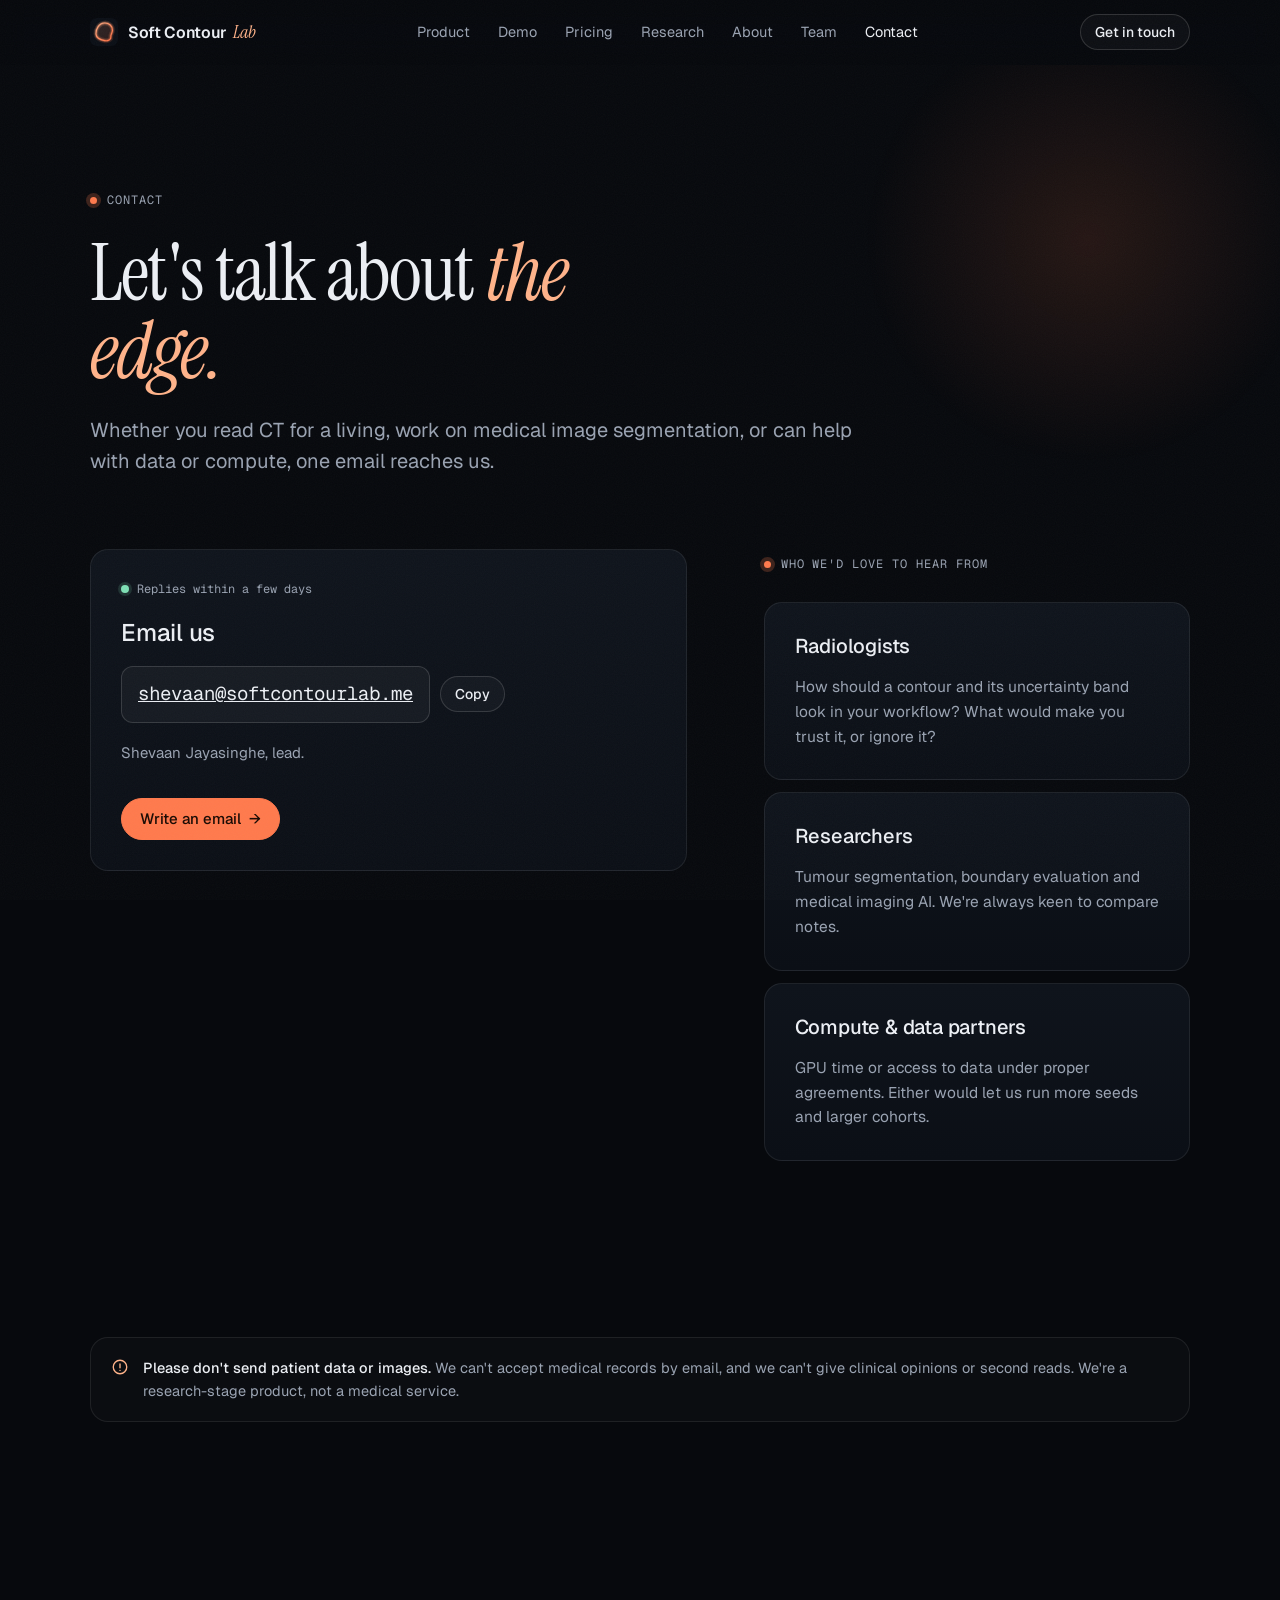
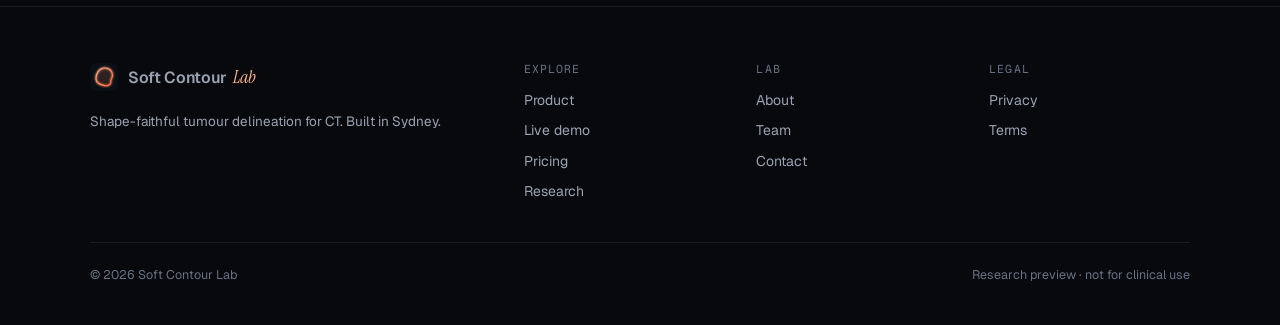
<file: contact.html>
<!doctype html>
<html lang="en-AU" class="no-js">
<head>
  <meta charset="utf-8">
  <meta name="viewport" content="width=device-width, initial-scale=1">
  <title>Contact — Soft Contour Lab</title>
  <meta name="description" content="Get in touch with Soft Contour Lab: radiologist feedback, research collaboration and partnerships.">
  <link rel="canonical" href="https://softcontourlab.me/contact.html">
  <meta property="og:type" content="website">
  <meta property="og:site_name" content="Soft Contour Lab">
  <meta property="og:title" content="Contact — Soft Contour Lab">
  <meta property="og:description" content="Radiologists, researchers and partners: we'd like to hear from you.">
  <meta property="og:image" content="https://softcontourlab.me/assets/brand/og.png">
  <meta name="theme-color" content="#07090d">
  <link rel="icon" href="assets/brand/mark.svg" type="image/svg+xml">
  <link rel="apple-touch-icon" href="assets/brand/apple-touch-icon.png">
  <link rel="preconnect" href="https://fonts.googleapis.com">
  <link rel="preconnect" href="https://fonts.gstatic.com" crossorigin>
  <link href="https://fonts.googleapis.com/css2?family=Geist:wght@400;500;600&family=Geist+Mono:wght@400;500&family=Instrument+Serif:ital@0;1&display=swap" rel="stylesheet">
  <link rel="stylesheet" href="assets/css/site.css">
</head>
<body data-page="contact">
<a class="skip" href="#main">Skip to content</a>

<header class="nav">
  <div class="wrap nav-inner">
    <a class="brand" href="./" aria-label="Soft Contour Lab home">
      <img src="assets/brand/mark.svg" alt="" width="28" height="28">
      <span class="brand-name">Soft Contour <i>Lab</i></span>
    </a>
    <nav aria-label="Primary">
      <ul class="nav-links" id="nav-links">
        <li><a href="./#product" data-page="product">Product</a></li>
        <li><a href="demo.html" data-page="demo">Demo</a></li>
        <li><a href="./#pricing" data-page="pricing">Pricing</a></li>
        <li><a href="research.html" data-page="research">Research</a></li>
        <li><a href="about.html" data-page="about">About</a></li>
        <li><a href="team.html" data-page="team">Team</a></li>
        <li><a href="contact.html" data-page="contact">Contact</a></li>
      </ul>
    </nav>
    <div class="nav-cta">
      <a class="btn btn-sm" href="contact.html">Get in touch</a>
      <button class="nav-toggle" type="button" aria-controls="nav-links" aria-expanded="false" aria-label="Menu"><span></span></button>
    </div>
  </div>
</header>

<main id="main">
  <section class="page-head">
    <div class="wrap">
      <p class="eyebrow rise r1">Contact</p>
      <h1 class="display rise r2">Let's talk about <em>the edge.</em></h1>
      <p class="lede rise r3">Whether you read CT for a living, work on medical image segmentation, or can help with data or compute, one email reaches us.</p>
    </div>
  </section>

  <section class="section-tight" style="padding-top:0">
    <div class="wrap split rev">
      <div class="card contact-card reveal">
        <!-- Needs the Namecheap alias shevaan@ → inbox (DEPLOY.md §6) before go-live. -->
        <span class="status">Replies within a few days</span>
        <h2 class="h3" style="font-size:24px">Email us</h2>
        <div class="email-row">
          <a class="email" href="mailto:shevaan@softcontourlab.me?subject=Soft%20Contour%20Lab">shevaan@softcontourlab.me</a>
          <button class="btn btn-sm" type="button" data-copy="shevaan@softcontourlab.me">Copy</button>
        </div>
        <p class="muted" style="font-size:15px">Shevaan Jayasinghe, lead.</p>
        <a class="btn btn-contour" href="mailto:shevaan@softcontourlab.me?subject=Soft%20Contour%20Lab" style="align-self:flex-start">Write an email <span class="arrow" aria-hidden="true">→</span></a>
      </div>

      <div class="stack">
        <p class="eyebrow">Who we'd love to hear from</p>
        <div class="grid" style="gap:12px">
          <article class="card reveal">
            <h3 class="h3">Radiologists</h3>
            <p class="mt-s">How should a contour and its uncertainty band look in your workflow? What would make you trust it, or ignore it?</p>
          </article>
          <article class="card reveal d1">
            <h3 class="h3">Researchers</h3>
            <p class="mt-s">Tumour segmentation, boundary evaluation and medical imaging AI. We're always keen to compare notes.</p>
          </article>
          <article class="card reveal d2">
            <h3 class="h3">Compute &amp; data partners</h3>
            <p class="mt-s">GPU time or access to data under proper agreements. Either would let us run more seeds and larger cohorts.</p>
          </article>
        </div>
      </div>
    </div>
  </section>

  <section class="section-tight">
    <div class="wrap">
      <div class="note reveal">
        <svg width="18" height="18" viewBox="0 0 24 24" fill="none" stroke="currentColor" stroke-width="1.8" stroke-linecap="round"><circle cx="12" cy="12" r="9"/><path d="M12 8v5M12 16.5v.01"/></svg>
        <div><b>Please don't send patient data or images.</b> We can't accept medical records by email, and we can't give clinical opinions or second reads. We're a research-stage product, not a medical service.</div>
      </div>
    </div>
  </section>
</main>

<footer class="footer">
  <div class="wrap">
    <div class="footer-grid">
      <div>
        <a class="brand" href="./"><img src="assets/brand/mark.svg" alt="" width="28" height="28"><span class="brand-name">Soft Contour <i>Lab</i></span></a>
        <p class="disclaimer">Shape-faithful tumour delineation for CT. Built in Sydney.</p>
      </div>
      <div>
        <h4>Explore</h4>
        <ul><li><a href="./#product">Product</a></li><li><a href="demo.html">Live demo</a></li><li><a href="./#pricing">Pricing</a></li><li><a href="research.html">Research</a></li></ul>
      </div>
      <div>
        <h4>Lab</h4>
        <ul><li><a href="about.html">About</a></li><li><a href="team.html">Team</a></li><li><a href="contact.html">Contact</a></li></ul>
      </div>
      <div>
        <h4>Legal</h4>
        <ul><li><a href="privacy.html">Privacy</a></li><li><a href="terms.html">Terms</a></li></ul>
      </div>
    </div>
    <div class="fine"><span>© <span id="year">2026</span> Soft Contour Lab</span><span>Research preview · not for clinical use</span></div>
  </div>
</footer>

<script src="assets/js/site.js" defer></script>
</body>
</html>
</file>
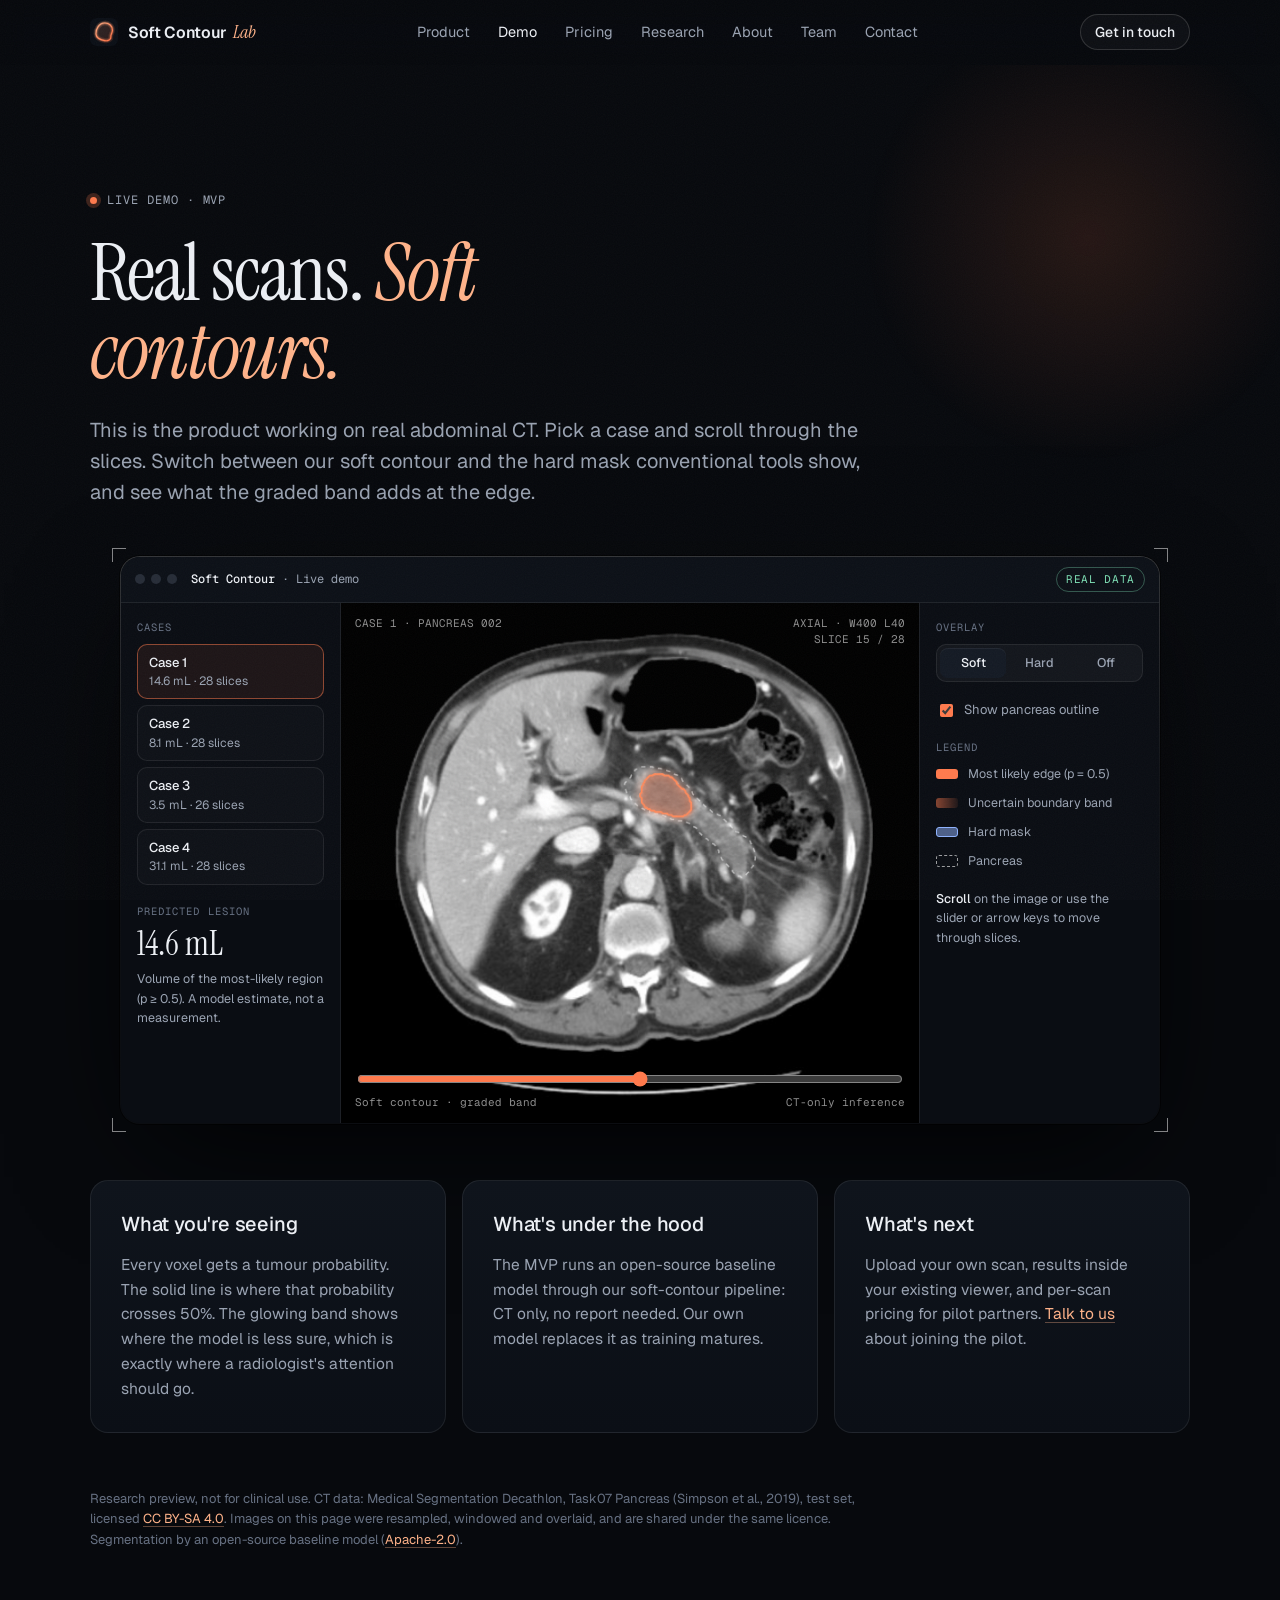
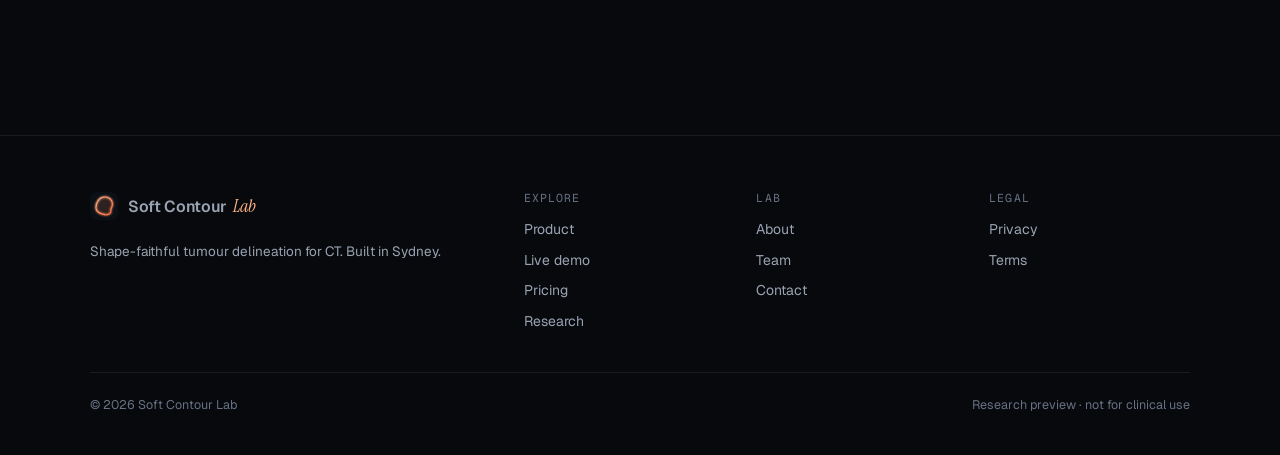
<file: demo.html>
<!doctype html>
<html lang="en-AU" class="no-js">
<head>
  <meta charset="utf-8">
  <meta name="viewport" content="width=device-width, initial-scale=1">
  <title>Live demo — Soft Contour Lab</title>
  <meta name="description" content="Try Soft Contour on real CT: scroll through scans and see the tumour highlighted with a soft contour and uncertainty band.">
  <link rel="canonical" href="https://softcontourlab.me/demo.html">
  <meta property="og:type" content="website">
  <meta property="og:site_name" content="Soft Contour Lab">
  <meta property="og:title" content="Live demo — Soft Contour Lab">
  <meta property="og:description" content="Real CT, real model output, soft contours.">
  <meta property="og:image" content="https://softcontourlab.me/assets/brand/og.png">
  <meta name="theme-color" content="#07090d">
  <link rel="icon" href="assets/brand/mark.svg" type="image/svg+xml">
  <link rel="apple-touch-icon" href="assets/brand/apple-touch-icon.png">
  <link rel="preconnect" href="https://fonts.googleapis.com">
  <link rel="preconnect" href="https://fonts.gstatic.com" crossorigin>
  <link href="https://fonts.googleapis.com/css2?family=Geist:wght@400;500;600&family=Geist+Mono:wght@400;500&family=Instrument+Serif:ital@0;1&display=swap" rel="stylesheet">
  <link rel="stylesheet" href="assets/css/site.css">
</head>
<body data-page="demo">
<a class="skip" href="#main">Skip to content</a>

<header class="nav">
  <div class="wrap nav-inner">
    <a class="brand" href="./" aria-label="Soft Contour Lab home">
      <img src="assets/brand/mark.svg" alt="" width="28" height="28">
      <span class="brand-name">Soft Contour <i>Lab</i></span>
    </a>
    <nav aria-label="Primary">
      <ul class="nav-links" id="nav-links">
        <li><a href="./#product" data-page="product">Product</a></li>
        <li><a href="demo.html" data-page="demo">Demo</a></li>
        <li><a href="./#pricing" data-page="pricing">Pricing</a></li>
        <li><a href="research.html" data-page="research">Research</a></li>
        <li><a href="about.html" data-page="about">About</a></li>
        <li><a href="team.html" data-page="team">Team</a></li>
        <li><a href="contact.html" data-page="contact">Contact</a></li>
      </ul>
    </nav>
    <div class="nav-cta">
      <a class="btn btn-sm" href="contact.html">Get in touch</a>
      <button class="nav-toggle" type="button" aria-controls="nav-links" aria-expanded="false" aria-label="Menu"><span></span></button>
    </div>
  </div>
</header>

<main id="main">
  <section class="page-head" style="padding-bottom:clamp(28px,4vw,48px)">
    <div class="wrap">
      <p class="eyebrow rise r1">Live demo · MVP</p>
      <h1 class="display rise r2">Real scans. <em>Soft contours.</em></h1>
      <p class="lede rise r3">This is the product working on real abdominal CT. Pick a case and scroll through the slices. Switch between our soft contour and the hard mask conventional tools show, and see what the graded band adds at the edge.</p>
    </div>
  </section>

  <section class="section-tight" style="padding-top:0">
    <div class="wrap">
      <div class="viewer" role="group" aria-label="Live demo viewer">
        <span class="corner tl"></span><span class="corner tr"></span><span class="corner bl"></span><span class="corner br"></span>
        <div class="viewer-inner">
          <div class="viewer-bar">
            <div class="dots" aria-hidden="true"><i></i><i></i><i></i></div>
            <div class="viewer-title"><b>Soft Contour</b><span class="opt"> · Live demo</span></div>
            <div class="viewer-badge live">Real data</div>
          </div>
          <div class="viewer-body">
            <aside class="viewer-side left demo-left">
              <div>
                <div class="side-label">Cases</div>
                <div class="case-list" id="demo-cases"><span class="dim" style="font-size:13px">Loading…</span></div>
              </div>
              <div>
                <div class="side-label">Predicted lesion</div>
                <div class="readout" id="demo-volume">–</div>
                <p class="explain">Volume of the most-likely region (p ≥ 0.5). A model estimate, not a measurement.</p>
              </div>
            </aside>

            <div class="viewer-canvas demo-canvas">
              <canvas id="demo-ct" width="512" height="512" tabindex="0" aria-label="Axial CT slice with tumour overlay. Use the slider, mouse wheel or arrow keys to change slice."></canvas>
              <div class="hud tl" id="demo-hud-case">CASE</div>
              <div class="hud tr">AXIAL · W400 L40<br><span id="demo-hud-slice">SLICE</span></div>
              <div class="hud bl" id="demo-hud-mode">Soft contour · graded band</div>
              <div class="hud br">CT-only inference</div>
              <input class="slice-slider" id="demo-slice" type="range" min="0" max="0" value="0" aria-label="Slice">
            </div>

            <aside class="viewer-side right">
              <div>
                <div class="side-label">Overlay</div>
                <div class="seg seg3" role="group" aria-label="Overlay type">
                  <button type="button" data-demo-mode="soft" aria-pressed="true">Soft</button>
                  <button type="button" data-demo-mode="hard" aria-pressed="false">Hard</button>
                  <button type="button" data-demo-mode="off" aria-pressed="false">Off</button>
                </div>
              </div>
              <label class="toggle"><input type="checkbox" id="demo-pancreas" checked> Show pancreas outline</label>
              <div>
                <div class="side-label">Legend</div>
                <div class="legend">
                  <div><span class="sw core"></span>Most likely edge (p = 0.5)</div>
                  <div><span class="sw band"></span>Uncertain boundary band</div>
                  <div><span class="sw hard"></span>Hard mask</div>
                  <div><span class="sw panc"></span>Pancreas</div>
                </div>
              </div>
              <p class="explain"><b>Scroll</b> on the image or use the slider or arrow keys to move through slices.</p>
            </aside>
          </div>
        </div>
      </div>

      <div class="grid g3 mt-l">
        <article class="card reveal">
          <h3 class="h3">What you're seeing</h3>
          <p class="mt-s">Every voxel gets a tumour probability. The solid line is where that probability crosses 50%. The glowing band shows where the model is less sure, which is exactly where a radiologist's attention should go.</p>
        </article>
        <article class="card reveal d1">
          <h3 class="h3">What's under the hood</h3>
          <p class="mt-s">The MVP runs an open-source baseline model through our soft-contour pipeline: CT only, no report needed. Our own model replaces it as training matures.</p>
        </article>
        <article class="card reveal d2">
          <h3 class="h3">What's next</h3>
          <p class="mt-s">Upload your own scan, results inside your existing viewer, and per-scan pricing for pilot partners. <a class="link" href="contact.html">Talk to us</a> about joining the pilot.</p>
        </article>
      </div>

      <p class="demo-credits mt-l">
        Research preview, not for clinical use. CT data: Medical Segmentation Decathlon, Task07 Pancreas (Simpson et al., 2019), test set, licensed
        <a class="link" href="https://creativecommons.org/licenses/by-sa/4.0/">CC BY-SA 4.0</a>. Images on this page were resampled, windowed and overlaid,
        and are shared under the same licence. Segmentation by an open-source baseline model (<a class="link" href="https://www.apache.org/licenses/LICENSE-2.0">Apache-2.0</a>).
      </p>
    </div>
  </section>
</main>

<footer class="footer">
  <div class="wrap">
    <div class="footer-grid">
      <div>
        <a class="brand" href="./"><img src="assets/brand/mark.svg" alt="" width="28" height="28"><span class="brand-name">Soft Contour <i>Lab</i></span></a>
        <p class="disclaimer">Shape-faithful tumour delineation for CT. Built in Sydney.</p>
      </div>
      <div>
        <h4>Explore</h4>
        <ul><li><a href="./#product">Product</a></li><li><a href="demo.html">Live demo</a></li><li><a href="./#pricing">Pricing</a></li><li><a href="research.html">Research</a></li></ul>
      </div>
      <div>
        <h4>Lab</h4>
        <ul><li><a href="about.html">About</a></li><li><a href="team.html">Team</a></li><li><a href="contact.html">Contact</a></li></ul>
      </div>
      <div>
        <h4>Legal</h4>
        <ul><li><a href="privacy.html">Privacy</a></li><li><a href="terms.html">Terms</a></li></ul>
      </div>
    </div>
    <div class="fine"><span>© <span id="year">2026</span> Soft Contour Lab</span><span>Research preview · not for clinical use</span></div>
  </div>
</footer>

<script src="assets/js/site.js" defer></script>
<script src="assets/js/demo.js" defer></script>
</body>
</html>
</file>
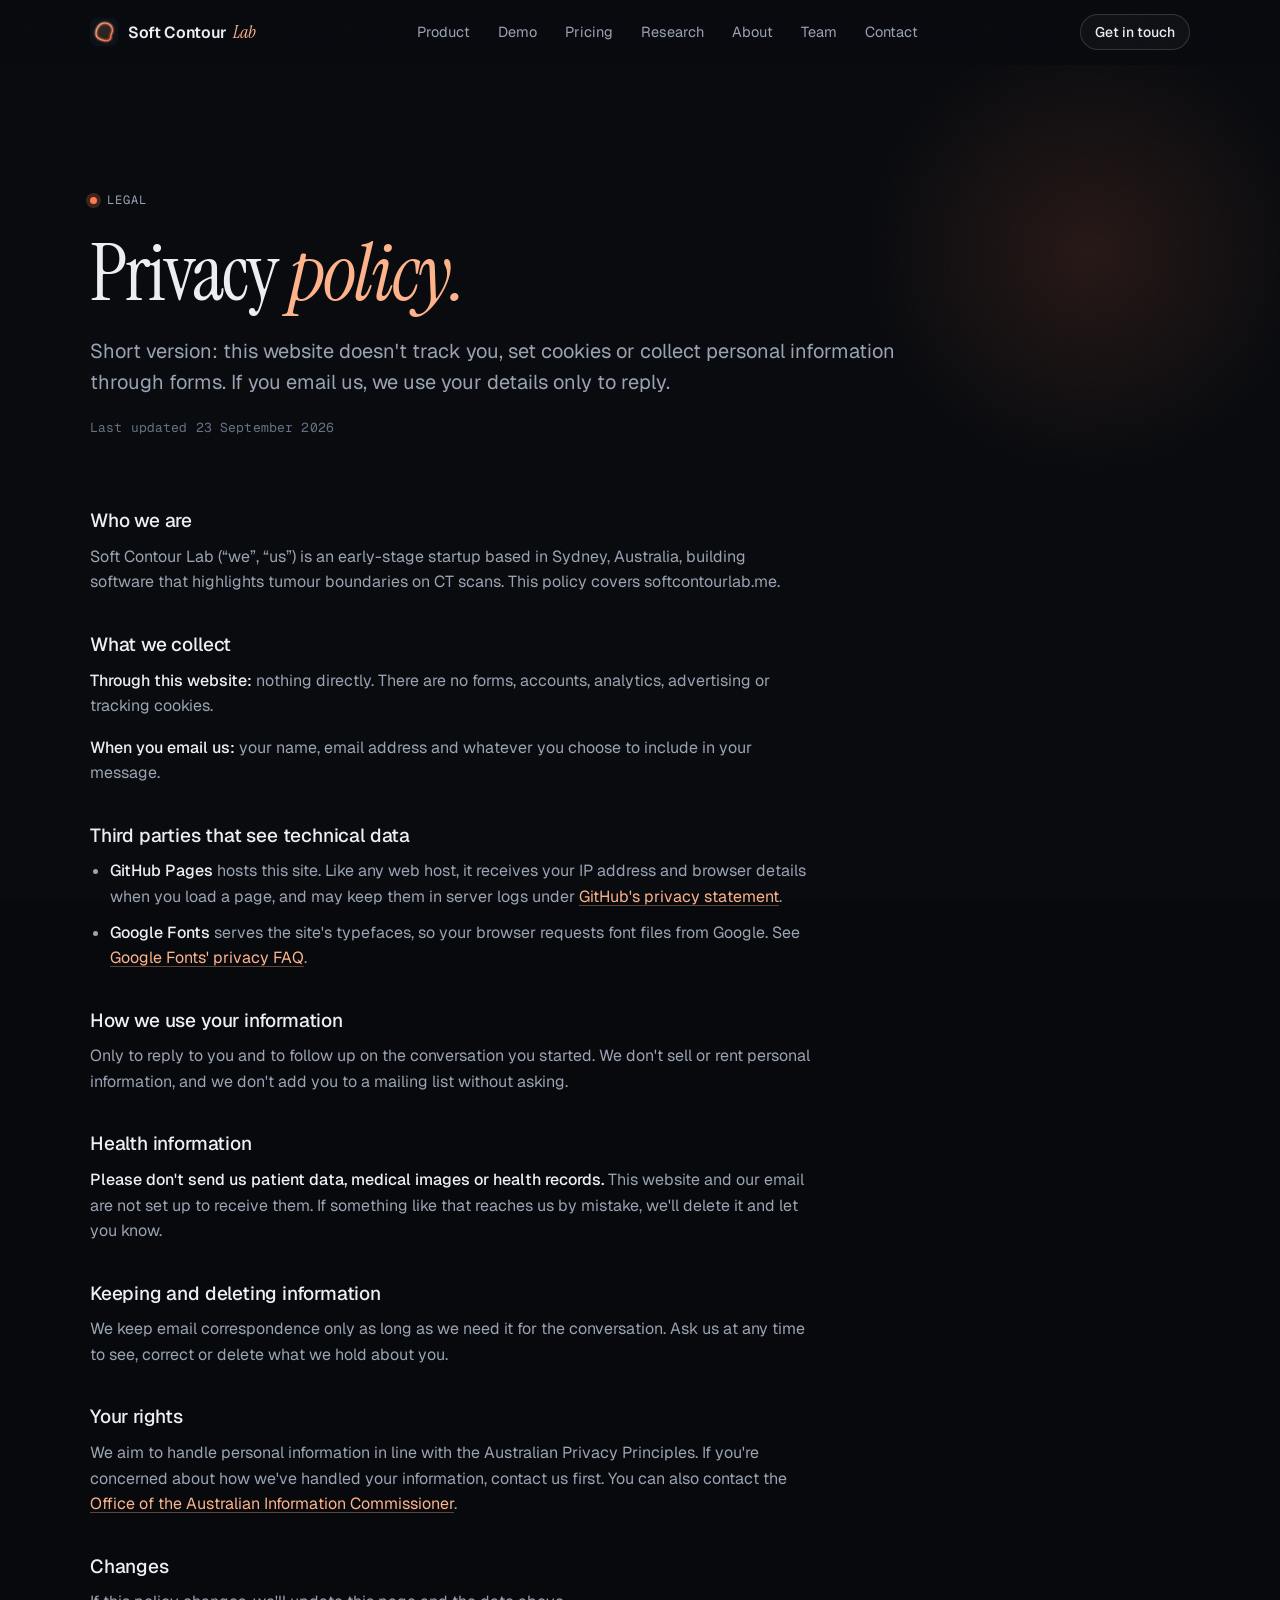
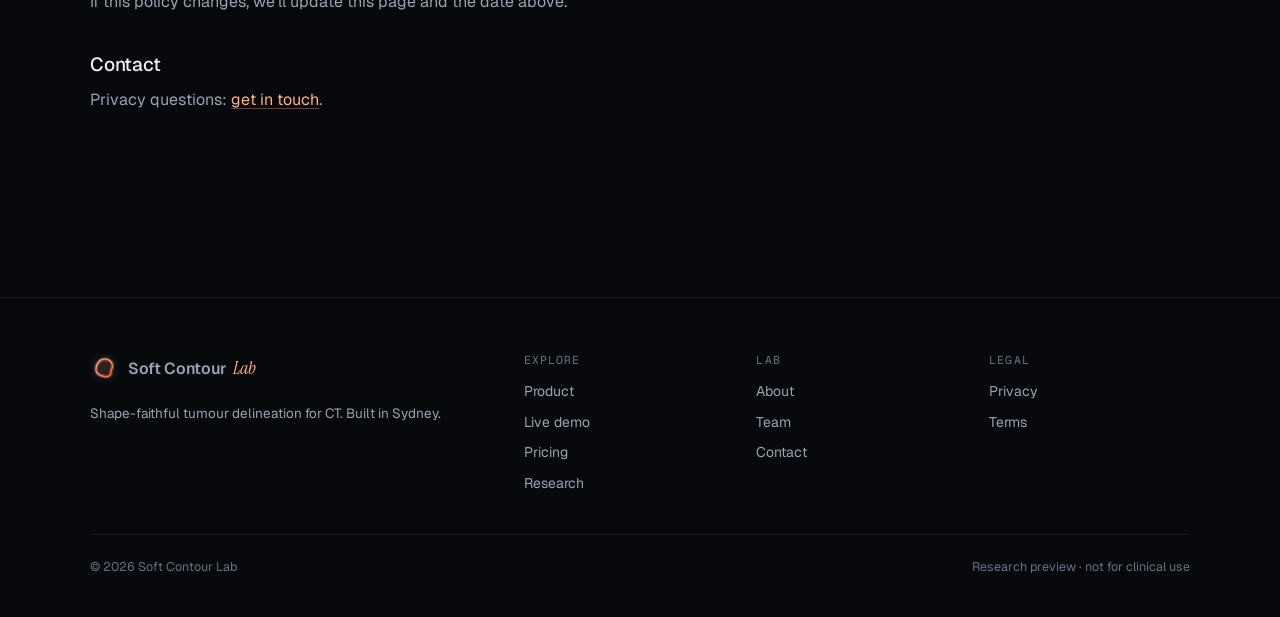
<file: privacy.html>
<!doctype html>
<html lang="en-AU" class="no-js">
<head>
  <meta charset="utf-8">
  <meta name="viewport" content="width=device-width, initial-scale=1">
  <title>Privacy policy — Soft Contour Lab</title>
  <meta name="description" content="How Soft Contour Lab handles personal information. The short version: no tracking, no cookies, no forms.">
  <link rel="canonical" href="https://softcontourlab.me/privacy.html">
  <meta property="og:type" content="website">
  <meta property="og:site_name" content="Soft Contour Lab">
  <meta property="og:title" content="Privacy policy — Soft Contour Lab">
  <meta property="og:description" content="How Soft Contour Lab handles personal information. The short version: no tracking, no cookies, no forms.">
  <meta property="og:image" content="https://softcontourlab.me/assets/brand/og.png">
  <meta name="theme-color" content="#07090d">
  <link rel="icon" href="assets/brand/mark.svg" type="image/svg+xml">
  <link rel="apple-touch-icon" href="assets/brand/apple-touch-icon.png">
  <link rel="preconnect" href="https://fonts.googleapis.com">
  <link rel="preconnect" href="https://fonts.gstatic.com" crossorigin>
  <link href="https://fonts.googleapis.com/css2?family=Geist:wght@400;500;600&family=Geist+Mono:wght@400;500&family=Instrument+Serif:ital@0;1&display=swap" rel="stylesheet">
  <link rel="stylesheet" href="assets/css/site.css">
</head>
<body data-page="privacy">
<a class="skip" href="#main">Skip to content</a>

<header class="nav">
  <div class="wrap nav-inner">
    <a class="brand" href="./" aria-label="Soft Contour Lab home">
      <img src="assets/brand/mark.svg" alt="" width="28" height="28">
      <span class="brand-name">Soft Contour <i>Lab</i></span>
    </a>
    <nav aria-label="Primary">
      <ul class="nav-links" id="nav-links">
        <li><a href="./#product" data-page="product">Product</a></li>
        <li><a href="demo.html" data-page="demo">Demo</a></li>
        <li><a href="./#pricing" data-page="pricing">Pricing</a></li>
        <li><a href="research.html" data-page="research">Research</a></li>
        <li><a href="about.html" data-page="about">About</a></li>
        <li><a href="team.html" data-page="team">Team</a></li>
        <li><a href="contact.html" data-page="contact">Contact</a></li>
      </ul>
    </nav>
    <div class="nav-cta">
      <a class="btn btn-sm" href="contact.html">Get in touch</a>
      <button class="nav-toggle" type="button" aria-controls="nav-links" aria-expanded="false" aria-label="Menu"><span></span></button>
    </div>
  </div>
</header>

<main id="main">
  <section class="page-head">
    <div class="wrap">
      <p class="eyebrow">Legal</p>
      <h1 class="display">Privacy <em>policy.</em></h1>
      <p class="lede">Short version: this website doesn't track you, set cookies or collect personal information through forms. If you email us, we use your details only to reply.</p>
      <p class="mono dim mt-s">Last updated 23 September 2026</p>
    </div>
  </section>
  <section class="section-tight" style="padding-top:0">
    <div class="wrap legal">
      <h2>Who we are</h2>
      <p>Soft Contour Lab (“we”, “us”) is an early-stage startup based in Sydney, Australia, building software that highlights tumour boundaries on CT scans. This policy covers softcontourlab.me.</p>

      <h2>What we collect</h2>
      <p><b>Through this website:</b> nothing directly. There are no forms, accounts, analytics, advertising or tracking cookies.</p>
      <p><b>When you email us:</b> your name, email address and whatever you choose to include in your message.</p>

      <h2>Third parties that see technical data</h2>
      <ul>
        <li><b>GitHub Pages</b> hosts this site. Like any web host, it receives your IP address and browser details when you load a page, and may keep them in server logs under <a class="link" href="https://docs.github.com/en/site-policy/privacy-policies/github-general-privacy-statement">GitHub's privacy statement</a>.</li>
        <li><b>Google Fonts</b> serves the site's typefaces, so your browser requests font files from Google. See <a class="link" href="https://developers.google.com/fonts/faq/privacy">Google Fonts' privacy FAQ</a>.</li>
      </ul>

      <h2>How we use your information</h2>
      <p>Only to reply to you and to follow up on the conversation you started. We don't sell or rent personal information, and we don't add you to a mailing list without asking.</p>

      <h2>Health information</h2>
      <p><b>Please don't send us patient data, medical images or health records.</b> This website and our email are not set up to receive them. If something like that reaches us by mistake, we'll delete it and let you know.</p>

      <h2>Keeping and deleting information</h2>
      <p>We keep email correspondence only as long as we need it for the conversation. Ask us at any time to see, correct or delete what we hold about you.</p>

      <h2>Your rights</h2>
      <p>We aim to handle personal information in line with the Australian Privacy Principles. If you're concerned about how we've handled your information, contact us first. You can also contact the <a class="link" href="https://www.oaic.gov.au/">Office of the Australian Information Commissioner</a>.</p>

      <h2>Changes</h2>
      <p>If this policy changes, we'll update this page and the date above.</p>

      <h2>Contact</h2>
      <p>Privacy questions: <a class="link" href="contact.html">get in touch</a>.</p>
    </div>
  </section>
</main>

<footer class="footer">
  <div class="wrap">
    <div class="footer-grid">
      <div>
        <a class="brand" href="./"><img src="assets/brand/mark.svg" alt="" width="28" height="28"><span class="brand-name">Soft Contour <i>Lab</i></span></a>
        <p class="disclaimer">Shape-faithful tumour delineation for CT. Built in Sydney.</p>
      </div>
      <div>
        <h4>Explore</h4>
        <ul><li><a href="./#product">Product</a></li><li><a href="demo.html">Live demo</a></li><li><a href="./#pricing">Pricing</a></li><li><a href="research.html">Research</a></li></ul>
      </div>
      <div>
        <h4>Lab</h4>
        <ul><li><a href="about.html">About</a></li><li><a href="team.html">Team</a></li><li><a href="contact.html">Contact</a></li></ul>
      </div>
      <div>
        <h4>Legal</h4>
        <ul><li><a href="privacy.html">Privacy</a></li><li><a href="terms.html">Terms</a></li></ul>
      </div>
    </div>
    <div class="fine"><span>© <span id="year">2026</span> Soft Contour Lab</span><span>Research preview · not for clinical use</span></div>
  </div>
</footer>

<script src="assets/js/site.js" defer></script>
</body>
</html>
</file>
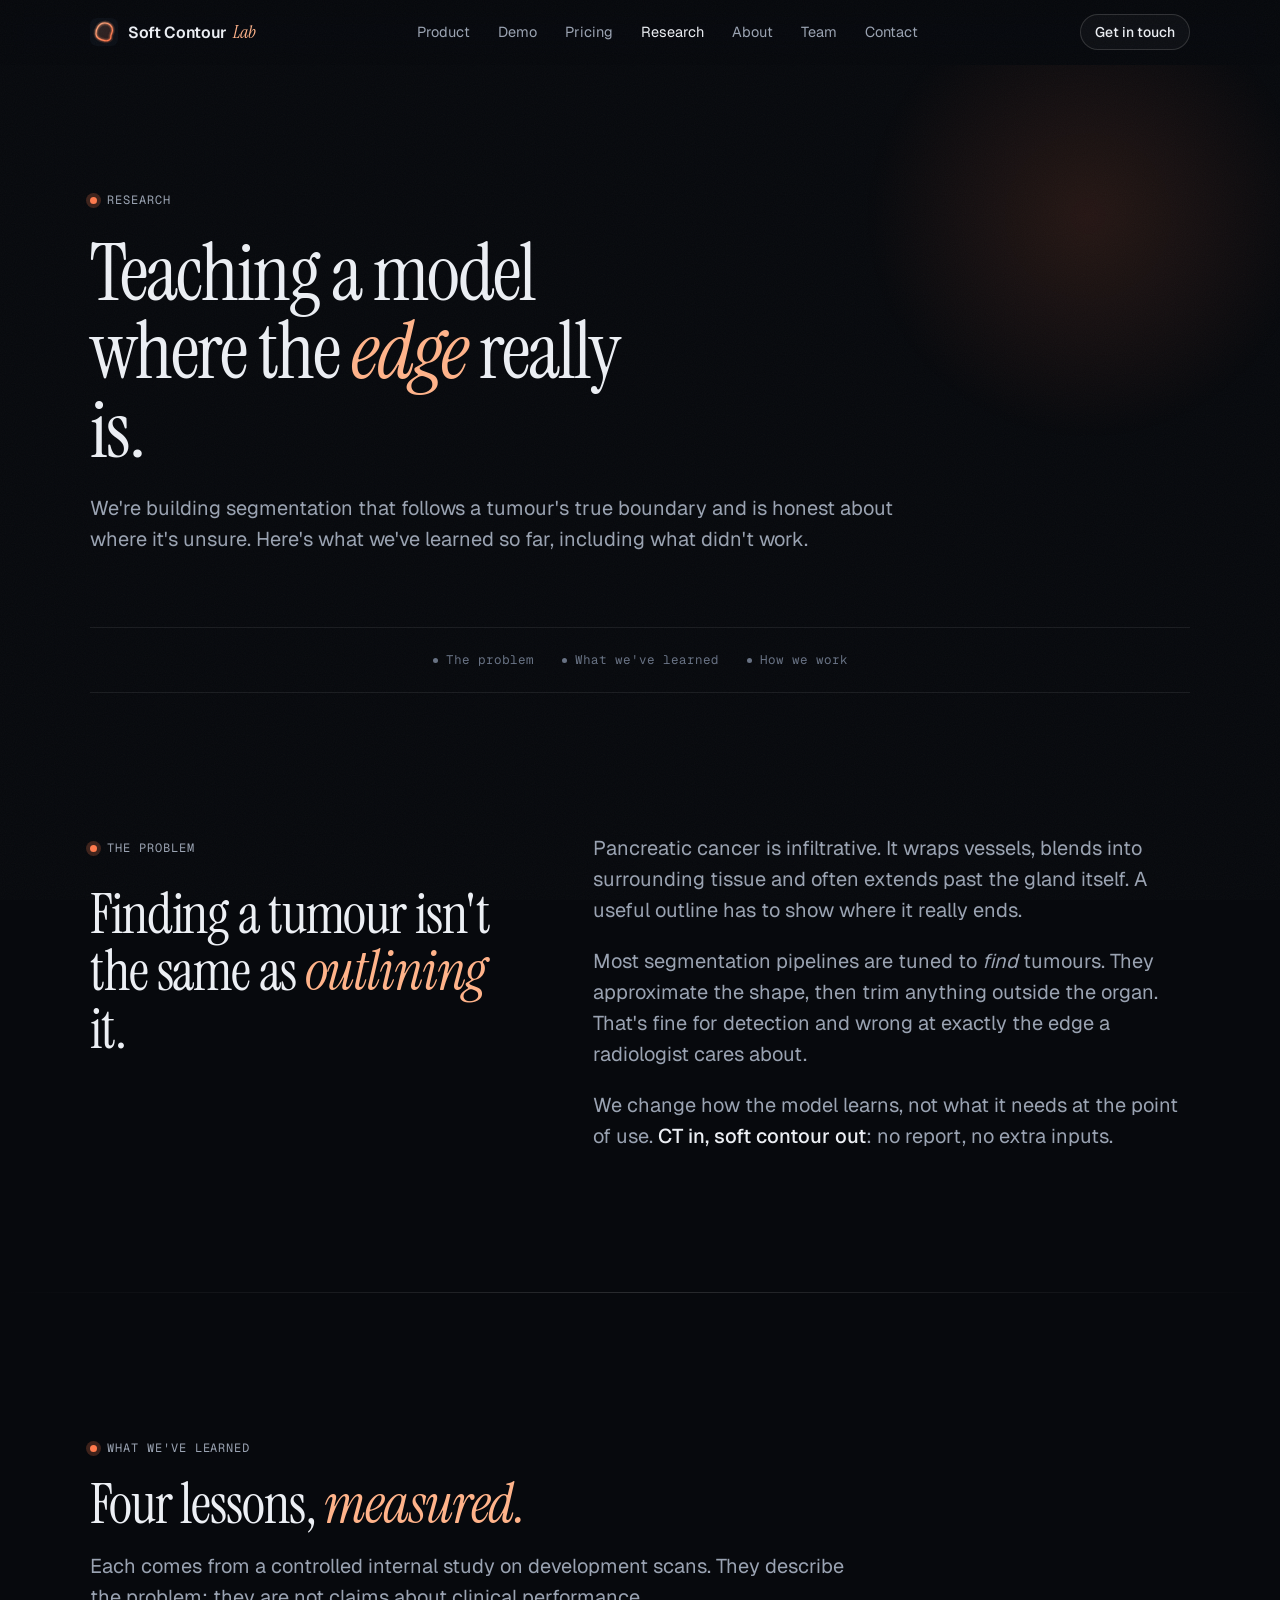
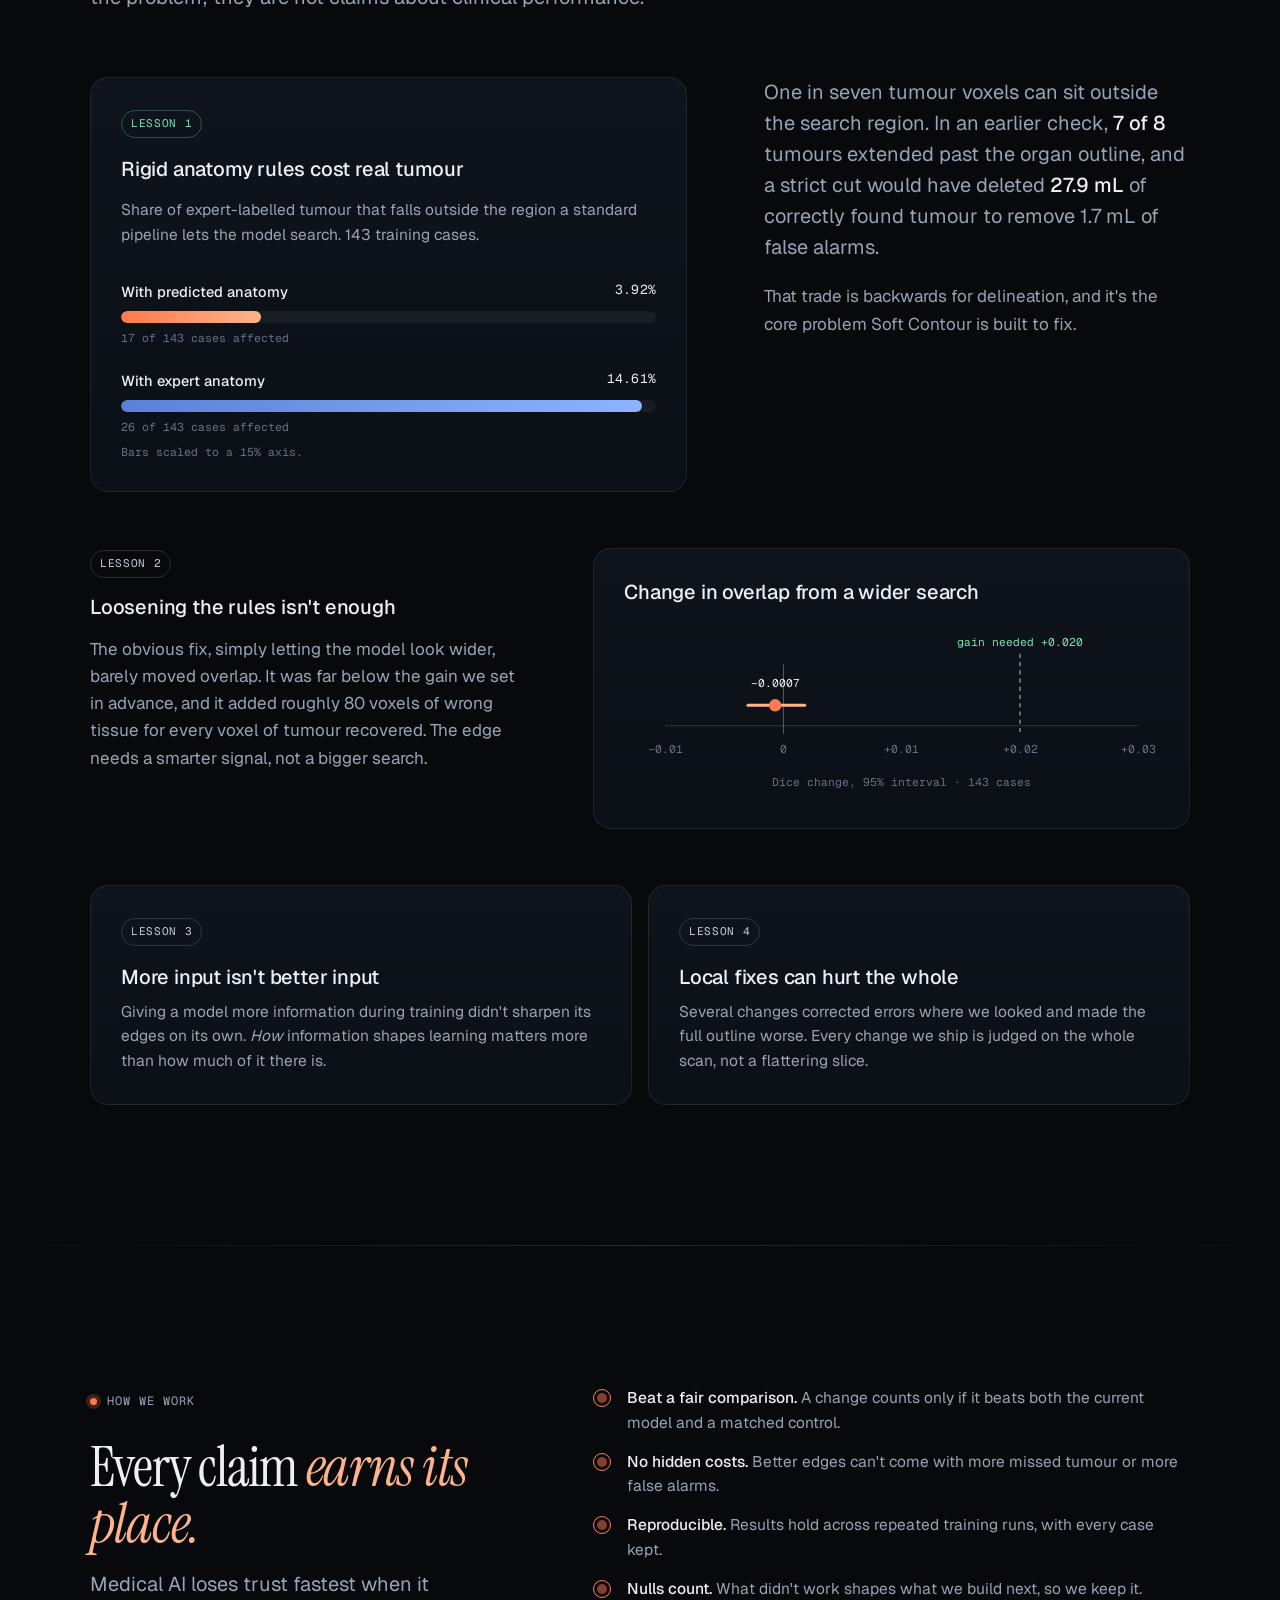
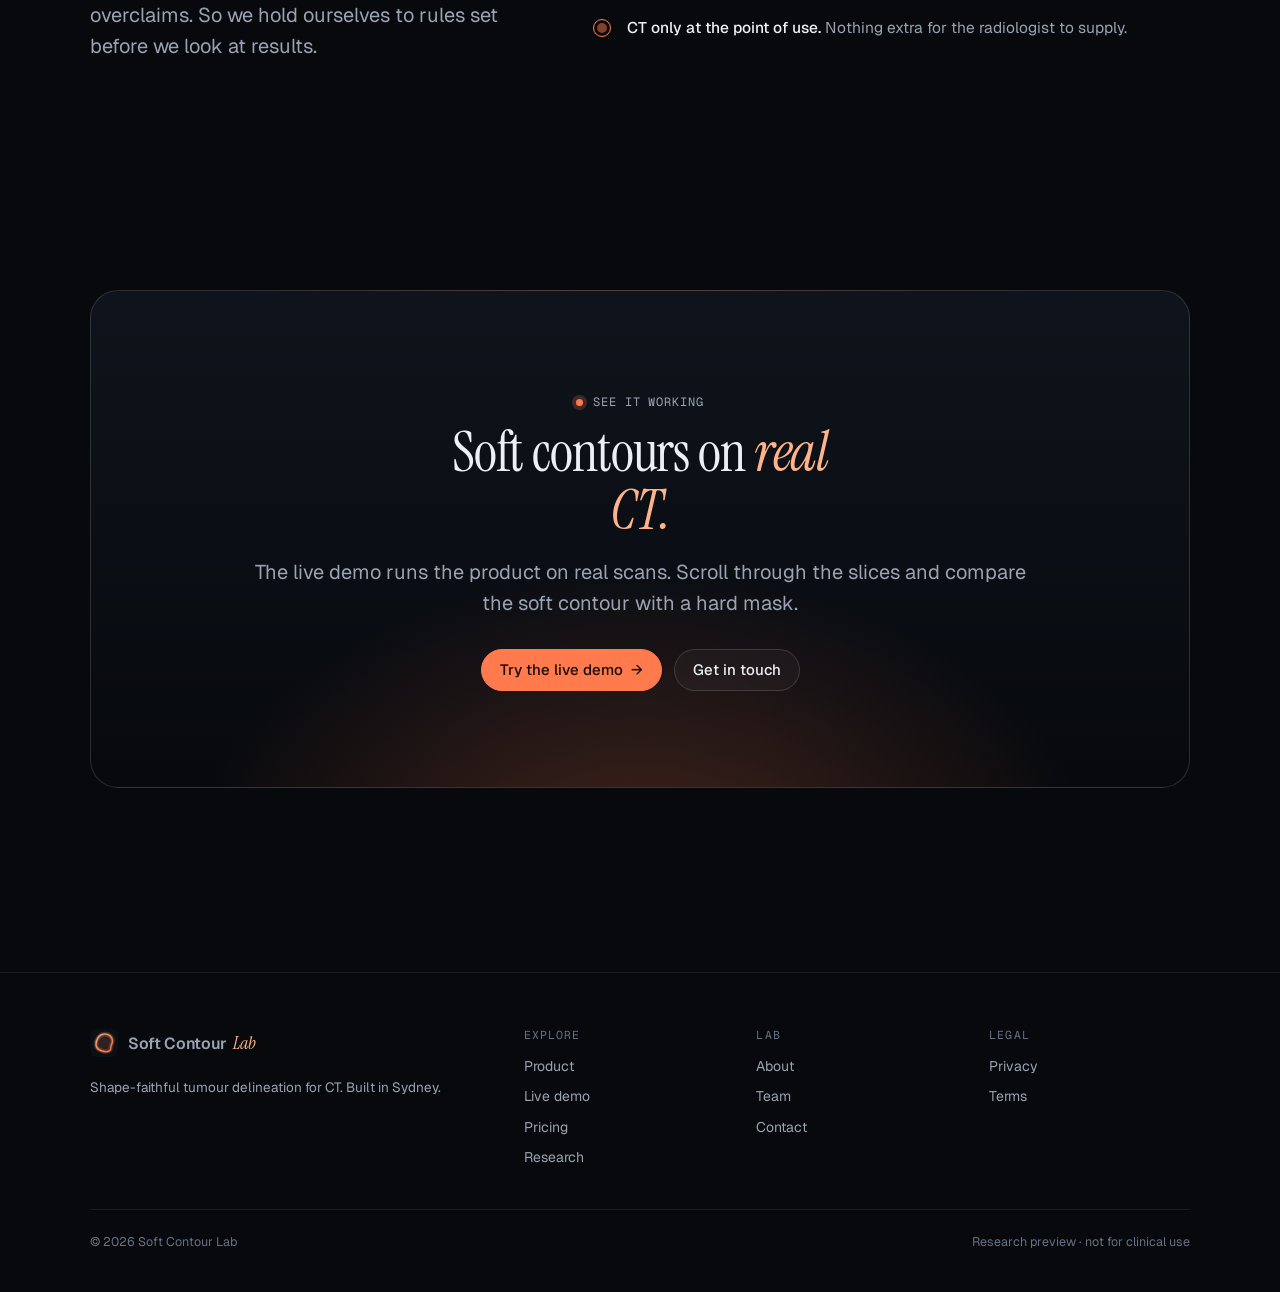
<file: research.html>
<!doctype html>
<html lang="en-AU" class="no-js">
<head>
  <meta charset="utf-8">
  <meta name="viewport" content="width=device-width, initial-scale=1">
  <title>Research — Soft Contour Lab</title>
  <meta name="description" content="What Soft Contour Lab has learned about delineating tumour boundaries on CT, including what didn't work.">
  <link rel="canonical" href="https://softcontourlab.me/research.html">
  <meta property="og:type" content="article">
  <meta property="og:site_name" content="Soft Contour Lab">
  <meta property="og:title" content="Research — Soft Contour Lab">
  <meta property="og:description" content="What we've learned about tumour edges, including what didn't work.">
  <meta property="og:image" content="https://softcontourlab.me/assets/brand/og.png">
  <meta name="theme-color" content="#07090d">
  <link rel="icon" href="assets/brand/mark.svg" type="image/svg+xml">
  <link rel="apple-touch-icon" href="assets/brand/apple-touch-icon.png">
  <link rel="preconnect" href="https://fonts.googleapis.com">
  <link rel="preconnect" href="https://fonts.gstatic.com" crossorigin>
  <link href="https://fonts.googleapis.com/css2?family=Geist:wght@400;500;600&family=Geist+Mono:wght@400;500&family=Instrument+Serif:ital@0;1&display=swap" rel="stylesheet">
  <link rel="stylesheet" href="assets/css/site.css">
</head>
<body data-page="research">
<a class="skip" href="#main">Skip to content</a>

<header class="nav">
  <div class="wrap nav-inner">
    <a class="brand" href="./" aria-label="Soft Contour Lab home">
      <img src="assets/brand/mark.svg" alt="" width="28" height="28">
      <span class="brand-name">Soft Contour <i>Lab</i></span>
    </a>
    <nav aria-label="Primary">
      <ul class="nav-links" id="nav-links">
        <li><a href="./#product" data-page="product">Product</a></li>
        <li><a href="demo.html" data-page="demo">Demo</a></li>
        <li><a href="./#pricing" data-page="pricing">Pricing</a></li>
        <li><a href="research.html" data-page="research">Research</a></li>
        <li><a href="about.html" data-page="about">About</a></li>
        <li><a href="team.html" data-page="team">Team</a></li>
        <li><a href="contact.html" data-page="contact">Contact</a></li>
      </ul>
    </nav>
    <div class="nav-cta">
      <a class="btn btn-sm" href="contact.html">Get in touch</a>
      <button class="nav-toggle" type="button" aria-controls="nav-links" aria-expanded="false" aria-label="Menu"><span></span></button>
    </div>
  </div>
</header>

<main id="main">
  <section class="page-head">
    <div class="wrap">
      <p class="eyebrow rise r1">Research</p>
      <h1 class="display rise r2">Teaching a model where the <em>edge</em> really is.</h1>
      <p class="lede rise r3">We're building segmentation that follows a tumour's true boundary and is honest about where it's unsure. Here's what we've learned so far, including what didn't work.</p>
    </div>
  </section>

  <div class="wrap">
    <div class="strip" aria-label="On this page">
      <span><a href="#problem" style="text-decoration:none">The problem</a></span>
      <span><a href="#learned" style="text-decoration:none">What we've learned</a></span>
      <span><a href="#how" style="text-decoration:none">How we work</a></span>
    </div>
  </div>

  <!-- ───────── Problem ───────── -->
  <section class="section" id="problem">
    <div class="wrap split">
      <div class="sticky">
        <p class="eyebrow">The problem</p>
        <h2 class="h2 mt-s">Finding a tumour isn't the same as <em>outlining</em> it.</h2>
      </div>
      <div class="lede stack">
        <p>Pancreatic cancer is infiltrative. It wraps vessels, blends into surrounding tissue and often extends past the gland itself. A useful outline has to show where it really ends.</p>
        <p>Most segmentation pipelines are tuned to <i>find</i> tumours. They approximate the shape, then trim anything outside the organ. That's fine for detection and wrong at exactly the edge a radiologist cares about.</p>
        <p>We change how the model learns, not what it needs at the point of use. <b style="color:var(--text);font-weight:500">CT in, soft contour out</b>: no report, no extra inputs.</p>
      </div>
    </div>
  </section>

  <hr class="divider">

  <!-- ───────── Learnings ───────── -->
  <section class="section" id="learned">
    <div class="wrap">
      <div class="section-head">
        <p class="eyebrow">What we've learned</p>
        <h2 class="h2">Four lessons, <em>measured.</em></h2>
        <p class="lede">Each comes from a controlled internal study on development scans. They describe the problem; they are not claims about clinical performance.</p>
      </div>

      <div class="split rev">
        <div class="card reveal">
          <span class="tag done">Lesson 1</span>
          <h3 class="h3">Rigid anatomy rules cost real tumour</h3>
          <p class="mt-s">Share of expert-labelled tumour that falls outside the region a standard pipeline lets the model search. 143 training cases.</p>
          <div class="bars mt-m">
            <div class="bar-row">
              <div class="bar-label"><b>With predicted anatomy</b><span class="mono">3.92%</span></div>
              <div class="bar-track"><div class="bar-fill c" style="--w: 26.1%"></div></div>
              <div class="bar-note">17 of 143 cases affected</div>
            </div>
            <div class="bar-row">
              <div class="bar-label"><b>With expert anatomy</b><span class="mono">14.61%</span></div>
              <div class="bar-track"><div class="bar-fill p" style="--w: 97.4%"></div></div>
              <div class="bar-note">26 of 143 cases affected</div>
            </div>
          </div>
          <p class="bar-note mt-m">Bars scaled to a 15% axis.</p>
        </div>
        <div class="stack">
          <p class="lede">One in seven tumour voxels can sit outside the search region. In an earlier check, <b style="color:var(--text);font-weight:500">7 of 8</b> tumours extended past the organ outline, and a strict cut would have deleted <b style="color:var(--text);font-weight:500">27.9 mL</b> of correctly found tumour to remove 1.7 mL of false alarms.</p>
          <p class="muted">That trade is backwards for delineation, and it's the core problem Soft Contour is built to fix.</p>
        </div>
      </div>

      <div class="split mt-l">
        <div class="stack">
          <span class="tag null" style="align-self:flex-start;display:inline-block;padding:4px 9px;border:1px solid var(--line-2);border-radius:999px;font-family:var(--font-mono);font-size:11px;letter-spacing:.06em;text-transform:uppercase">Lesson 2</span>
          <h3 class="h3">Loosening the rules isn't enough</h3>
          <p class="muted">The obvious fix, simply letting the model look wider, barely moved overlap. It was far below the gain we set in advance, and it added roughly 80 voxels of wrong tissue for every voxel of tumour recovered. The edge needs a smarter signal, not a bigger search.</p>
        </div>
        <div class="card reveal">
          <h3 class="h3">Change in overlap from a wider search</h3>
          <svg viewBox="0 0 520 170" role="img" aria-label="Interval chart: mean change −0.0007, 95% interval −0.0030 to +0.0018, versus a required gain of +0.020" style="width:100%;height:auto;margin-top:18px">
            <line x1="40" y1="100" x2="500" y2="100" stroke="rgba(255,255,255,.14)"/>
            <g font-family="Geist Mono, monospace" font-size="11" fill="#677183" text-anchor="middle">
              <text x="40" y="126">−0.01</text><text x="155" y="126">0</text><text x="270" y="126">+0.01</text><text x="385" y="126">+0.02</text><text x="500" y="126">+0.03</text>
            </g>
            <line x1="155" y1="40" x2="155" y2="108" stroke="rgba(255,255,255,.3)"/>
            <line x1="385" y1="30" x2="385" y2="108" stroke="#7ee0b5" stroke-dasharray="4 4"/>
            <text x="385" y="22" fill="#7ee0b5" font-family="Geist Mono, monospace" font-size="11" text-anchor="middle">gain needed +0.020</text>
            <line x1="120.5" y1="80" x2="175.7" y2="80" stroke="#ffb38a" stroke-width="3" stroke-linecap="round"/>
            <circle cx="147" cy="80" r="6" fill="#ff7a4d"/>
            <text x="147" y="62" fill="#eceff4" font-family="Geist Mono, monospace" font-size="11" text-anchor="middle">−0.0007</text>
            <text x="270" y="158" fill="#677183" font-family="Geist Mono, monospace" font-size="11" text-anchor="middle">Dice change, 95% interval · 143 cases</text>
          </svg>
        </div>
      </div>

      <div class="grid g2 mt-l">
        <article class="card reveal">
          <span class="tag null">Lesson 3</span>
          <h3 class="h3">More input isn't better input</h3>
          <p>Giving a model more information during training didn't sharpen its edges on its own. <i>How</i> information shapes learning matters more than how much of it there is.</p>
        </article>
        <article class="card reveal d1">
          <span class="tag null">Lesson 4</span>
          <h3 class="h3">Local fixes can hurt the whole</h3>
          <p>Several changes corrected errors where we looked and made the full outline worse. Every change we ship is judged on the whole scan, not a flattering slice.</p>
        </article>
      </div>
    </div>
  </section>

  <hr class="divider">

  <!-- ───────── How we work ───────── -->
  <section class="section" id="how">
    <div class="wrap split">
      <div class="sticky">
        <p class="eyebrow">How we work</p>
        <h2 class="h2 mt-s">Every claim <em>earns its place.</em></h2>
        <p class="lede mt-s">Medical AI loses trust fastest when it overclaims. So we hold ourselves to rules set before we look at results.</p>
      </div>
      <ul class="checks">
        <li><div><b>Beat a fair comparison.</b> A change counts only if it beats both the current model and a matched control.</div></li>
        <li><div><b>No hidden costs.</b> Better edges can't come with more missed tumour or more false alarms.</div></li>
        <li><div><b>Reproducible.</b> Results hold across repeated training runs, with every case kept.</div></li>
        <li><div><b>Nulls count.</b> What didn't work shapes what we build next, so we keep it.</div></li>
        <li><div><b>CT only at the point of use.</b> Nothing extra for the radiologist to supply.</div></li>
      </ul>
    </div>
  </section>

  <section class="section-tight">
    <div class="wrap">
      <div class="cta reveal">
        <p class="eyebrow">See it working</p>
        <h2 class="h2 mt-s">Soft contours on <em>real CT.</em></h2>
        <p class="lede">The live demo runs the product on real scans. Scroll through the slices and compare the soft contour with a hard mask.</p>
        <div class="hero-actions"><a class="btn btn-contour" href="demo.html">Try the live demo <span class="arrow" aria-hidden="true">→</span></a><a class="btn" href="contact.html">Get in touch</a></div>
      </div>
    </div>
  </section>
</main>

<footer class="footer">
  <div class="wrap">
    <div class="footer-grid">
      <div>
        <a class="brand" href="./"><img src="assets/brand/mark.svg" alt="" width="28" height="28"><span class="brand-name">Soft Contour <i>Lab</i></span></a>
        <p class="disclaimer">Shape-faithful tumour delineation for CT. Built in Sydney.</p>
      </div>
      <div>
        <h4>Explore</h4>
        <ul><li><a href="./#product">Product</a></li><li><a href="demo.html">Live demo</a></li><li><a href="./#pricing">Pricing</a></li><li><a href="research.html">Research</a></li></ul>
      </div>
      <div>
        <h4>Lab</h4>
        <ul><li><a href="about.html">About</a></li><li><a href="team.html">Team</a></li><li><a href="contact.html">Contact</a></li></ul>
      </div>
      <div>
        <h4>Legal</h4>
        <ul><li><a href="privacy.html">Privacy</a></li><li><a href="terms.html">Terms</a></li></ul>
      </div>
    </div>
    <div class="fine"><span>© <span id="year">2026</span> Soft Contour Lab</span><span>Research preview · not for clinical use</span></div>
  </div>
</footer>

<script src="assets/js/site.js" defer></script>
</body>
</html>
</file>
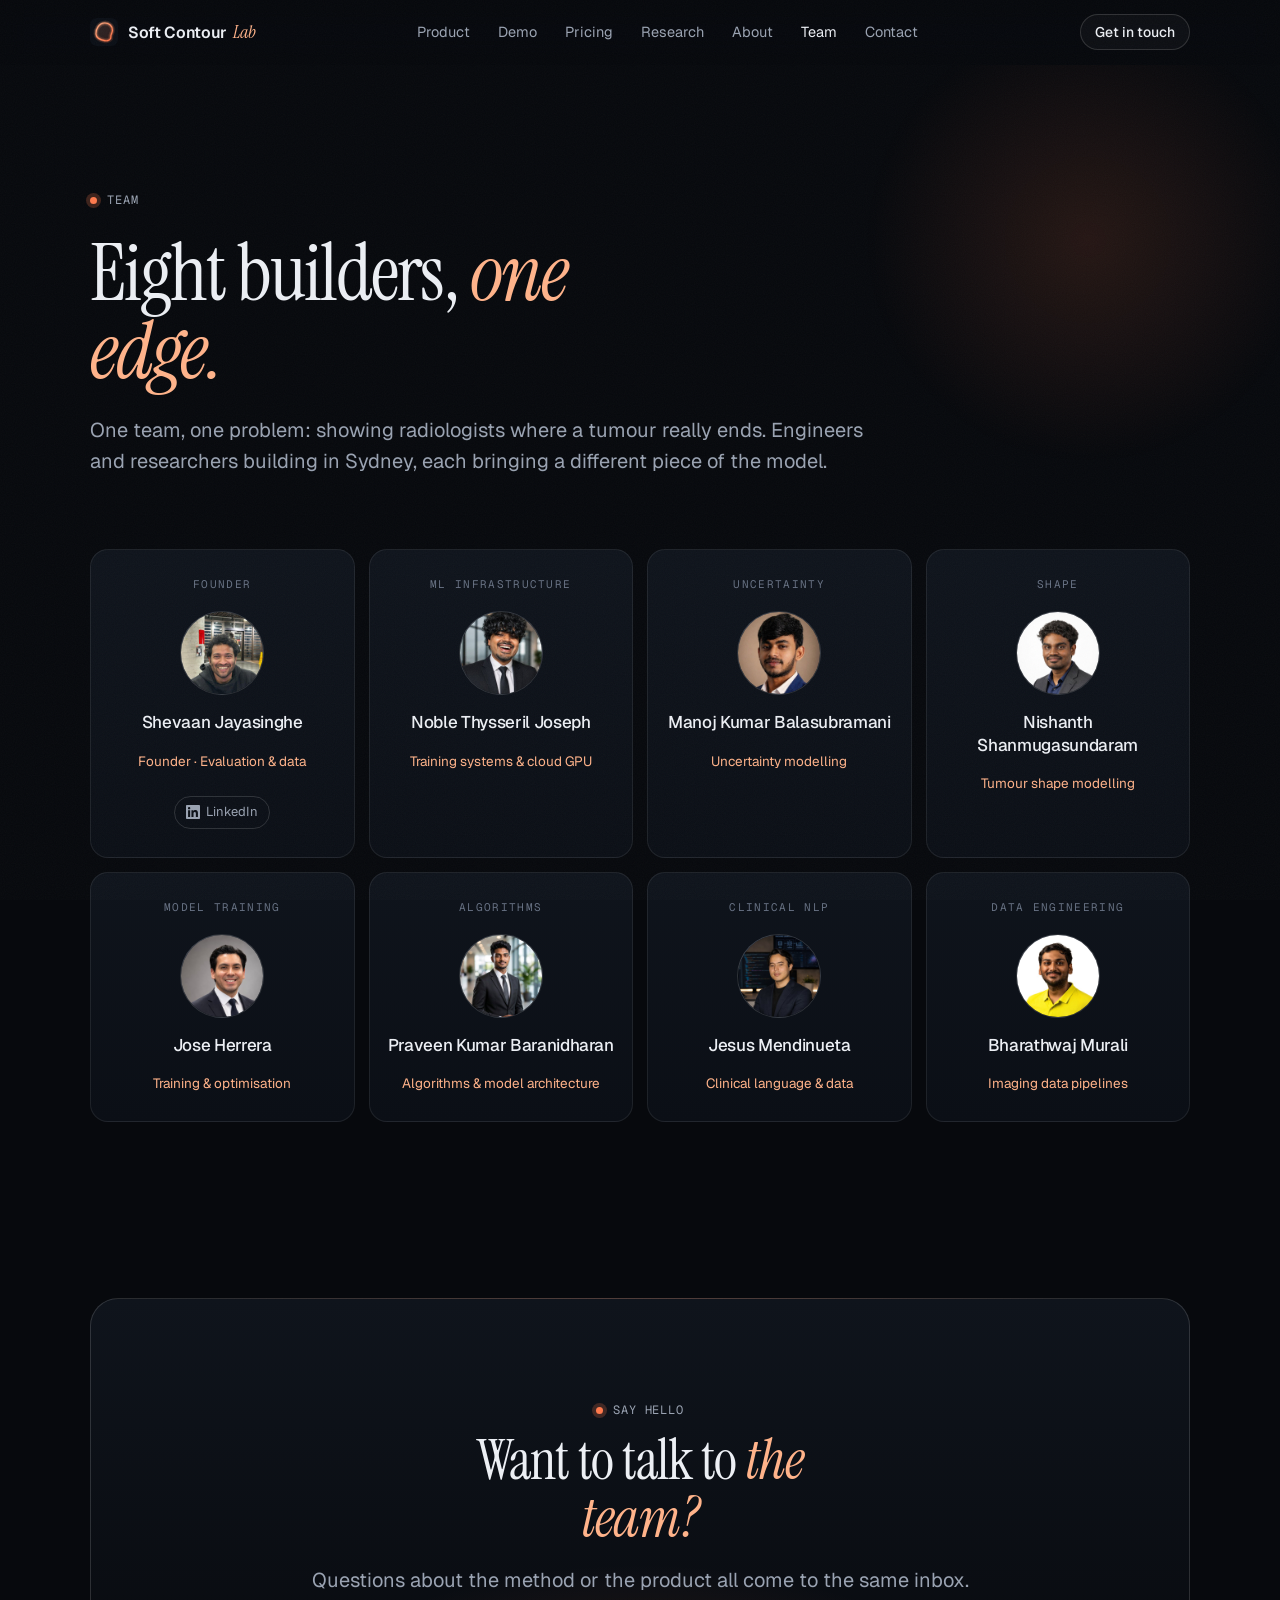
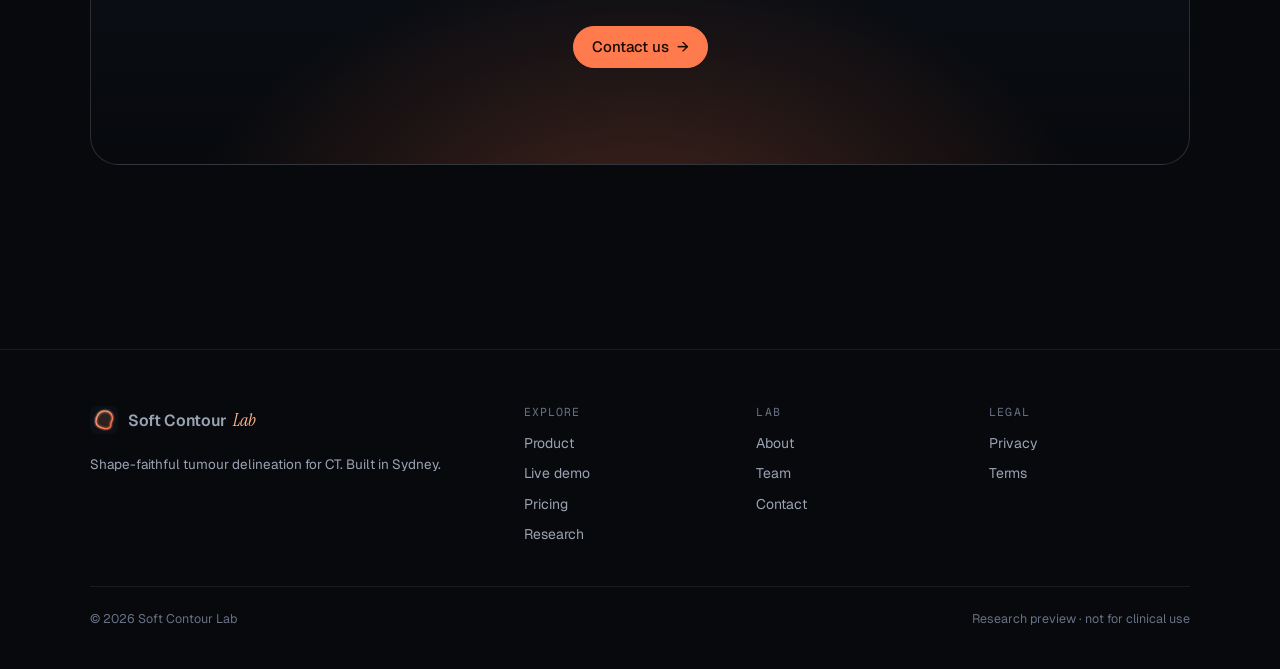
<file: team.html>
<!doctype html>
<html lang="en-AU" class="no-js">
<head>
  <meta charset="utf-8">
  <meta name="viewport" content="width=device-width, initial-scale=1">
  <title>Team — Soft Contour Lab</title>
  <meta name="description" content="The eight people behind Soft Contour Lab: one team building shape-faithful tumour delineation for CT.">
  <link rel="canonical" href="https://softcontourlab.me/team.html">
  <meta property="og:type" content="website">
  <meta property="og:site_name" content="Soft Contour Lab">
  <meta property="og:title" content="Team — Soft Contour Lab">
  <meta property="og:description" content="Eight builders, one edge.">
  <meta property="og:image" content="https://softcontourlab.me/assets/brand/og.png">
  <meta name="theme-color" content="#07090d">
  <link rel="icon" href="assets/brand/mark.svg" type="image/svg+xml">
  <link rel="apple-touch-icon" href="assets/brand/apple-touch-icon.png">
  <link rel="preconnect" href="https://fonts.googleapis.com">
  <link rel="preconnect" href="https://fonts.gstatic.com" crossorigin>
  <link href="https://fonts.googleapis.com/css2?family=Geist:wght@400;500;600&family=Geist+Mono:wght@400;500&family=Instrument+Serif:ital@0;1&display=swap" rel="stylesheet">
  <link rel="stylesheet" href="assets/css/site.css">
</head>
<body data-page="team">
<a class="skip" href="#main">Skip to content</a>

<header class="nav">
  <div class="wrap nav-inner">
    <a class="brand" href="./" aria-label="Soft Contour Lab home">
      <img src="assets/brand/mark.svg" alt="" width="28" height="28">
      <span class="brand-name">Soft Contour <i>Lab</i></span>
    </a>
    <nav aria-label="Primary">
      <ul class="nav-links" id="nav-links">
        <li><a href="./#product" data-page="product">Product</a></li>
        <li><a href="demo.html" data-page="demo">Demo</a></li>
        <li><a href="./#pricing" data-page="pricing">Pricing</a></li>
        <li><a href="research.html" data-page="research">Research</a></li>
        <li><a href="about.html" data-page="about">About</a></li>
        <li><a href="team.html" data-page="team">Team</a></li>
        <li><a href="contact.html" data-page="contact">Contact</a></li>
      </ul>
    </nav>
    <div class="nav-cta">
      <a class="btn btn-sm" href="contact.html">Get in touch</a>
      <button class="nav-toggle" type="button" aria-controls="nav-links" aria-expanded="false" aria-label="Menu"><span></span></button>
    </div>
  </div>
</header>

<main id="main">
  <section class="page-head">
    <div class="wrap">
      <p class="eyebrow rise r1">Team</p>
      <h1 class="display rise r2">Eight builders, <em>one edge.</em></h1>
      <p class="lede rise r3">One team, one problem: showing radiologists where a tumour really ends. Engineers and researchers building in Sydney, each bringing a different piece of the model.</p>
    </div>
  </section>

  <section class="section-tight" style="padding-top:0">
    <div class="wrap">
      <div class="grid team-grid">
        <article class="card person team-card reveal">
          <span class="who">Founder</span>
          <div class="avatar">SJ<img src="assets/team/sj.jpg" alt="Shevaan Jayasinghe" width="400" height="400" loading="lazy"></div>
          <h3>Shevaan Jayasinghe</h3>
          <p class="role">Founder · Evaluation &amp; data</p>
          <a class="li-link" href="https://www.linkedin.com/in/shevaan/" target="_blank" rel="noopener" aria-label="Shevaan Jayasinghe on LinkedIn"><svg width="14" height="14" viewBox="0 0 24 24" fill="currentColor" aria-hidden="true"><path d="M20.45 20.45h-3.56v-5.57c0-1.33-.02-3.04-1.85-3.04-1.86 0-2.14 1.45-2.14 2.94v5.67H9.34V9h3.42v1.56h.05c.48-.9 1.64-1.85 3.37-1.85 3.6 0 4.27 2.37 4.27 5.46v6.28ZM5.34 7.43a2.06 2.06 0 1 1 0-4.13 2.06 2.06 0 0 1 0 4.13ZM7.12 20.45H3.56V9h3.56v11.45ZM22.22 0H1.77C.79 0 0 .77 0 1.73v20.54C0 23.23.79 24 1.77 24h20.45c.98 0 1.78-.77 1.78-1.73V1.73C24 .77 23.2 0 22.22 0Z"/></svg> LinkedIn</a>
        </article>
        <article class="card person team-card reveal d1">
          <span class="who">ML infrastructure</span>
          <div class="avatar">NT<img src="assets/team/nt.jpg" alt="Noble Thysseril Joseph" width="400" height="400" loading="lazy"></div>
          <h3>Noble Thysseril Joseph</h3>
          <p class="role">Training systems &amp; cloud GPU</p>
        </article>
        <article class="card person team-card reveal d2">
          <span class="who">Uncertainty</span>
          <div class="avatar">MB<img src="assets/team/mb.jpg" alt="Manoj Kumar Balasubramani" width="400" height="400" loading="lazy"></div>
          <h3>Manoj Kumar Balasubramani</h3>
          <p class="role">Uncertainty modelling</p>
        </article>
        <article class="card person team-card reveal d3">
          <span class="who">Shape</span>
          <div class="avatar">NS<img src="assets/team/ns.jpg" alt="Nishanth Shanmugasundaram" width="400" height="400" loading="lazy"></div>
          <h3>Nishanth Shanmugasundaram</h3>
          <p class="role">Tumour shape modelling</p>
        </article>
        <article class="card person team-card reveal">
          <span class="who">Model training</span>
          <div class="avatar">JH<img src="assets/team/jh.jpg" alt="Jose Herrera" width="400" height="400" loading="lazy"></div>
          <h3>Jose Herrera</h3>
          <p class="role">Training &amp; optimisation</p>
        </article>
        <article class="card person team-card reveal d1">
          <span class="who">Algorithms</span>
          <div class="avatar">PB<img src="assets/team/pb.jpg" alt="Praveen Kumar Baranidharan" width="400" height="400" loading="lazy"></div>
          <h3>Praveen Kumar Baranidharan</h3>
          <p class="role">Algorithms &amp; model architecture</p>
        </article>
        <article class="card person team-card reveal d2">
          <span class="who">Clinical NLP</span>
          <div class="avatar">JM<img src="assets/team/jm.jpg" alt="Jesus Mendinueta" width="400" height="400" loading="lazy"></div>
          <h3>Jesus Mendinueta</h3>
          <p class="role">Clinical language &amp; data</p>
        </article>
        <article class="card person team-card reveal d3">
          <span class="who">Data engineering</span>
          <div class="avatar">BM<img src="assets/team/bm.jpg" alt="Bharathwaj Murali" width="400" height="400" loading="lazy"></div>
          <h3>Bharathwaj Murali</h3>
          <p class="role">Imaging data pipelines</p>
        </article>
      </div>
    </div>
  </section>


  <section class="section-tight">
    <div class="wrap">
      <div class="cta reveal">
        <p class="eyebrow">Say hello</p>
        <h2 class="h2 mt-s">Want to talk to <em>the team?</em></h2>
        <p class="lede">Questions about the method or the product all come to the same inbox.</p>
        <div class="hero-actions"><a class="btn btn-contour" href="contact.html">Contact us <span class="arrow" aria-hidden="true">→</span></a></div>
      </div>
    </div>
  </section>
</main>

<footer class="footer">
  <div class="wrap">
    <div class="footer-grid">
      <div>
        <a class="brand" href="./"><img src="assets/brand/mark.svg" alt="" width="28" height="28"><span class="brand-name">Soft Contour <i>Lab</i></span></a>
        <p class="disclaimer">Shape-faithful tumour delineation for CT. Built in Sydney.</p>
      </div>
      <div>
        <h4>Explore</h4>
        <ul><li><a href="./#product">Product</a></li><li><a href="demo.html">Live demo</a></li><li><a href="./#pricing">Pricing</a></li><li><a href="research.html">Research</a></li></ul>
      </div>
      <div>
        <h4>Lab</h4>
        <ul><li><a href="about.html">About</a></li><li><a href="team.html">Team</a></li><li><a href="contact.html">Contact</a></li></ul>
      </div>
      <div>
        <h4>Legal</h4>
        <ul><li><a href="privacy.html">Privacy</a></li><li><a href="terms.html">Terms</a></li></ul>
      </div>
    </div>
    <div class="fine"><span>© <span id="year">2026</span> Soft Contour Lab</span><span>Research preview · not for clinical use</span></div>
  </div>
</footer>

<script src="assets/js/site.js" defer></script>
</body>
</html>
</file>
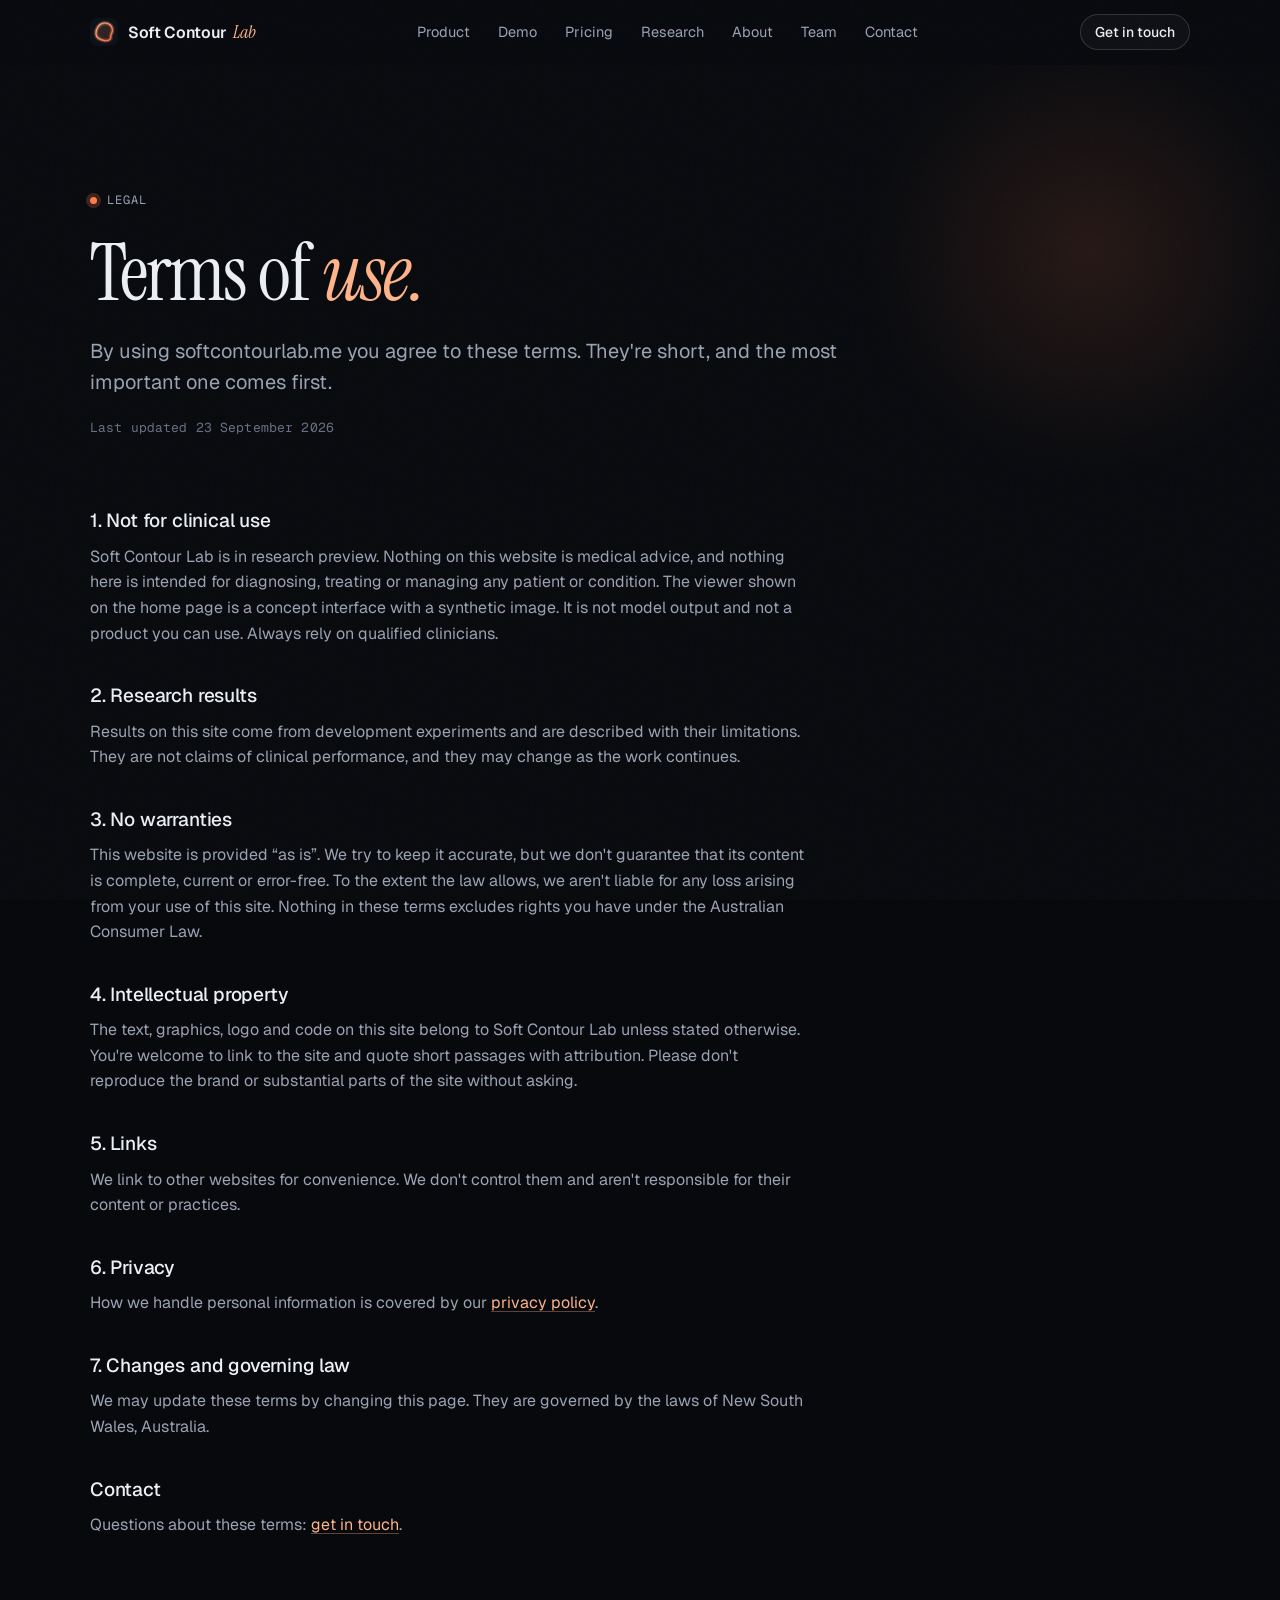
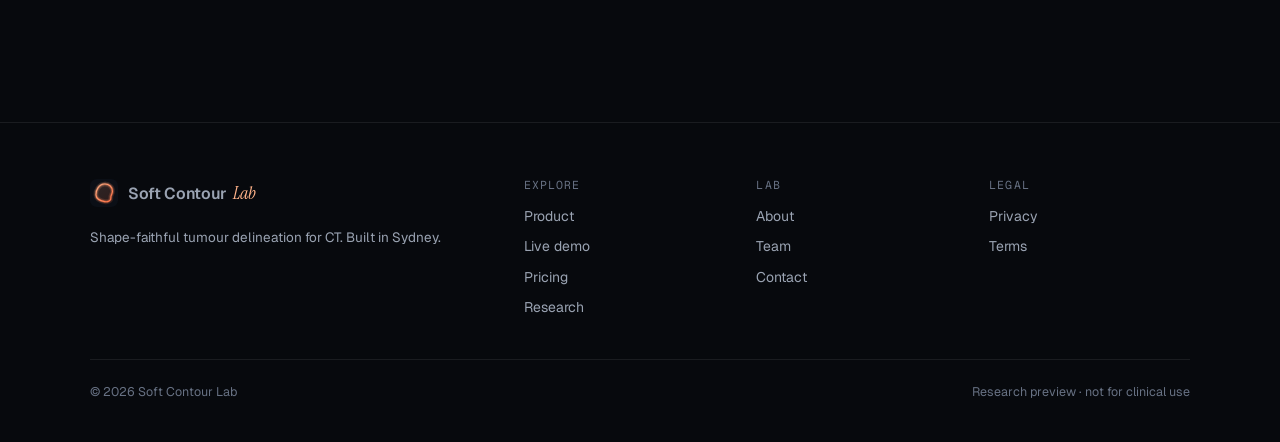
<file: terms.html>
<!doctype html>
<html lang="en-AU" class="no-js">
<head>
  <meta charset="utf-8">
  <meta name="viewport" content="width=device-width, initial-scale=1">
  <title>Terms of use — Soft Contour Lab</title>
  <meta name="description" content="Terms of use for softcontourlab.me. Soft Contour Lab is in research preview and not for clinical use.">
  <link rel="canonical" href="https://softcontourlab.me/terms.html">
  <meta property="og:type" content="website">
  <meta property="og:site_name" content="Soft Contour Lab">
  <meta property="og:title" content="Terms of use — Soft Contour Lab">
  <meta property="og:description" content="Terms of use for softcontourlab.me. Soft Contour Lab is in research preview and not for clinical use.">
  <meta property="og:image" content="https://softcontourlab.me/assets/brand/og.png">
  <meta name="theme-color" content="#07090d">
  <link rel="icon" href="assets/brand/mark.svg" type="image/svg+xml">
  <link rel="apple-touch-icon" href="assets/brand/apple-touch-icon.png">
  <link rel="preconnect" href="https://fonts.googleapis.com">
  <link rel="preconnect" href="https://fonts.gstatic.com" crossorigin>
  <link href="https://fonts.googleapis.com/css2?family=Geist:wght@400;500;600&family=Geist+Mono:wght@400;500&family=Instrument+Serif:ital@0;1&display=swap" rel="stylesheet">
  <link rel="stylesheet" href="assets/css/site.css">
</head>
<body data-page="terms">
<a class="skip" href="#main">Skip to content</a>

<header class="nav">
  <div class="wrap nav-inner">
    <a class="brand" href="./" aria-label="Soft Contour Lab home">
      <img src="assets/brand/mark.svg" alt="" width="28" height="28">
      <span class="brand-name">Soft Contour <i>Lab</i></span>
    </a>
    <nav aria-label="Primary">
      <ul class="nav-links" id="nav-links">
        <li><a href="./#product" data-page="product">Product</a></li>
        <li><a href="demo.html" data-page="demo">Demo</a></li>
        <li><a href="./#pricing" data-page="pricing">Pricing</a></li>
        <li><a href="research.html" data-page="research">Research</a></li>
        <li><a href="about.html" data-page="about">About</a></li>
        <li><a href="team.html" data-page="team">Team</a></li>
        <li><a href="contact.html" data-page="contact">Contact</a></li>
      </ul>
    </nav>
    <div class="nav-cta">
      <a class="btn btn-sm" href="contact.html">Get in touch</a>
      <button class="nav-toggle" type="button" aria-controls="nav-links" aria-expanded="false" aria-label="Menu"><span></span></button>
    </div>
  </div>
</header>

<main id="main">
  <section class="page-head">
    <div class="wrap">
      <p class="eyebrow">Legal</p>
      <h1 class="display">Terms of <em>use.</em></h1>
      <p class="lede">By using softcontourlab.me you agree to these terms. They're short, and the most important one comes first.</p>
      <p class="mono dim mt-s">Last updated 23 September 2026</p>
    </div>
  </section>
  <section class="section-tight" style="padding-top:0">
    <div class="wrap legal">
      <h2>1. Not for clinical use</h2>
      <p>Soft Contour Lab is in research preview. Nothing on this website is medical advice, and nothing here is intended for diagnosing, treating or managing any patient or condition. The viewer shown on the home page is a concept interface with a synthetic image. It is not model output and not a product you can use. Always rely on qualified clinicians.</p>

      <h2>2. Research results</h2>
      <p>Results on this site come from development experiments and are described with their limitations. They are not claims of clinical performance, and they may change as the work continues.</p>

      <h2>3. No warranties</h2>
      <p>This website is provided “as is”. We try to keep it accurate, but we don't guarantee that its content is complete, current or error-free. To the extent the law allows, we aren't liable for any loss arising from your use of this site. Nothing in these terms excludes rights you have under the Australian Consumer Law.</p>

      <h2>4. Intellectual property</h2>
      <p>The text, graphics, logo and code on this site belong to Soft Contour Lab unless stated otherwise. You're welcome to link to the site and quote short passages with attribution. Please don't reproduce the brand or substantial parts of the site without asking.</p>

      <h2>5. Links</h2>
      <p>We link to other websites for convenience. We don't control them and aren't responsible for their content or practices.</p>

      <h2>6. Privacy</h2>
      <p>How we handle personal information is covered by our <a class="link" href="privacy.html">privacy policy</a>.</p>

      <h2>7. Changes and governing law</h2>
      <p>We may update these terms by changing this page. They are governed by the laws of New South Wales, Australia.</p>

      <h2>Contact</h2>
      <p>Questions about these terms: <a class="link" href="contact.html">get in touch</a>.</p>
    </div>
  </section>
</main>

<footer class="footer">
  <div class="wrap">
    <div class="footer-grid">
      <div>
        <a class="brand" href="./"><img src="assets/brand/mark.svg" alt="" width="28" height="28"><span class="brand-name">Soft Contour <i>Lab</i></span></a>
        <p class="disclaimer">Shape-faithful tumour delineation for CT. Built in Sydney.</p>
      </div>
      <div>
        <h4>Explore</h4>
        <ul><li><a href="./#product">Product</a></li><li><a href="demo.html">Live demo</a></li><li><a href="./#pricing">Pricing</a></li><li><a href="research.html">Research</a></li></ul>
      </div>
      <div>
        <h4>Lab</h4>
        <ul><li><a href="about.html">About</a></li><li><a href="team.html">Team</a></li><li><a href="contact.html">Contact</a></li></ul>
      </div>
      <div>
        <h4>Legal</h4>
        <ul><li><a href="privacy.html">Privacy</a></li><li><a href="terms.html">Terms</a></li></ul>
      </div>
    </div>
    <div class="fine"><span>© <span id="year">2026</span> Soft Contour Lab</span><span>Research preview · not for clinical use</span></div>
  </div>
</footer>

<script src="assets/js/site.js" defer></script>
</body>
</html>
</file>
<file: assets/css/site.css>
/* Soft Contour Lab — "reading room" design system.
   Greyscale everywhere; warm coral is reserved for the contour, like an overlay on a CT. */

:root {
  --bg: #07090d;
  --bg-2: #0b0f16;
  --panel: #0f141c;
  --panel-2: #141a24;
  --line: rgba(255, 255, 255, 0.08);
  --line-2: rgba(255, 255, 255, 0.14);
  --text: #eceff4;
  --muted: #9aa3b2;
  --dim: #677183;
  --contour: #ff7a4d;
  --contour-soft: #ffb38a;
  --contour-glow: rgba(255, 122, 77, 0.22);
  --prior: #8fb3ff;          /* the "hard sphere" baseline colour */
  --ok: #7ee0b5;
  --radius: 18px;
  --radius-sm: 10px;
  --maxw: 1180px;
  --gutter: clamp(16px, 4vw, 40px);
  --font-sans: "Geist", ui-sans-serif, system-ui, -apple-system, "Segoe UI", sans-serif;
  --font-serif: "Instrument Serif", ui-serif, Georgia, serif;
  --font-mono: "Geist Mono", ui-monospace, "SF Mono", Menlo, monospace;
  color-scheme: dark;
}

*, *::before, *::after { box-sizing: border-box; }
html { -webkit-text-size-adjust: 100%; scroll-behavior: smooth; }
@media (prefers-reduced-motion: reduce) { html { scroll-behavior: auto; } }

body {
  margin: 0;
  background: var(--bg);
  color: var(--text);
  font-family: var(--font-sans);
  font-size: 17px;
  line-height: 1.6;
  -webkit-font-smoothing: antialiased;
  text-rendering: optimizeLegibility;
  overflow-x: hidden;
}

/* film grain, very faint — gives the dark a scanner-room texture */
body::before {
  content: "";
  position: fixed; inset: 0;
  pointer-events: none; z-index: 100;
  opacity: 0.035;
  background-image: url("data:image/svg+xml,%3Csvg xmlns='http://www.w3.org/2000/svg' width='160' height='160'%3E%3Cfilter id='n'%3E%3CfeTurbulence type='fractalNoise' baseFrequency='.9' numOctaves='2' stitchTiles='stitch'/%3E%3C/filter%3E%3Crect width='100%25' height='100%25' filter='url(%23n)'/%3E%3C/svg%3E");
}

img, svg, canvas { display: block; max-width: 100%; }
a { color: inherit; }
::selection { background: var(--contour); color: #120804; }
:focus-visible { outline: 2px solid var(--contour); outline-offset: 3px; border-radius: 6px; }

.skip {
  position: absolute; left: -999px; top: 8px; z-index: 200;
  background: var(--text); color: var(--bg); padding: 8px 14px; border-radius: 8px;
}
.skip:focus { left: 8px; }

.wrap { max-width: var(--maxw); margin: 0 auto; padding: 0 var(--gutter); }

/* ───────── type ───────── */
h1, h2, h3, h4 { margin: 0; font-weight: 500; letter-spacing: -0.02em; line-height: 1.08; }
.display {
  font-family: var(--font-serif);
  font-weight: 400;
  font-size: clamp(44px, 7.4vw, 92px);
  letter-spacing: -0.025em;
  line-height: 0.98;
}
.display em, .h2 em { font-style: italic; color: var(--contour-soft); }
.h2 {
  font-family: var(--font-serif);
  font-weight: 400;
  font-size: clamp(34px, 4.6vw, 56px);
  letter-spacing: -0.02em;
  line-height: 1.02;
}
.h3 { font-size: 20px; letter-spacing: -0.01em; line-height: 1.3; }
.lede { font-size: clamp(17px, 1.6vw, 20px); color: var(--muted); max-width: 62ch; line-height: 1.55; }
.muted { color: var(--muted); }
.dim { color: var(--dim); }
p { margin: 0 0 1em; }
p:last-child { margin-bottom: 0; }

.eyebrow {
  display: inline-flex; align-items: center; gap: 10px;
  font-family: var(--font-mono);
  font-size: 12px; letter-spacing: 0.08em; text-transform: uppercase;
  color: var(--muted);
}
.eyebrow::before {
  content: ""; width: 7px; height: 7px; border-radius: 50%;
  background: var(--contour);
  box-shadow: 0 0 0 4px var(--contour-glow);
}
.mono { font-family: var(--font-mono); font-size: 13px; letter-spacing: 0.01em; }

/* ───────── nav ───────── */
.nav {
  position: sticky; top: 0; z-index: 50;
  backdrop-filter: saturate(140%) blur(14px);
  -webkit-backdrop-filter: saturate(140%) blur(14px);
  background: rgba(7, 9, 13, 0.72);
  border-bottom: 1px solid transparent;
  transition: border-color 0.3s;
}
.nav.scrolled { border-bottom-color: var(--line); }
.nav-inner { display: flex; align-items: center; justify-content: space-between; height: 64px; gap: 24px; }
.brand { display: inline-flex; align-items: center; gap: 10px; text-decoration: none; }
.brand img { width: 28px; height: 28px; }
.brand-name { font-weight: 600; font-size: 16px; letter-spacing: -0.02em; white-space: nowrap; }
.brand-name i { font-family: var(--font-serif); font-weight: 400; font-size: 18px; color: var(--contour-soft); margin-left: 2px; }

.nav-links { display: flex; align-items: center; gap: 4px; list-style: none; margin: 0; padding: 0; }
.nav-links a {
  display: block; padding: 8px 12px; border-radius: 8px;
  font-size: 14.5px; color: var(--muted); text-decoration: none;
  transition: color 0.2s, background 0.2s;
}
.nav-links a:hover { color: var(--text); background: rgba(255,255,255,0.04); }
.nav-links a[aria-current="page"] { color: var(--text); }
.nav-cta { display: flex; align-items: center; gap: 10px; }
.nav-toggle {
  display: none; width: 40px; height: 40px; border-radius: 10px;
  border: 1px solid var(--line-2); background: transparent; color: var(--text); cursor: pointer;
}
.nav-toggle span, .nav-toggle span::before, .nav-toggle span::after {
  display: block; width: 16px; height: 1.5px; background: currentColor; margin: 0 auto; position: relative; transition: transform .25s;
}
.nav-toggle span::before, .nav-toggle span::after { content: ""; position: absolute; left: 0; }
.nav-toggle span::before { top: -5px; }
.nav-toggle span::after { top: 5px; }
.nav-toggle[aria-expanded="true"] span { background: transparent; }
.nav-toggle[aria-expanded="true"] span::before { transform: translateY(5px) rotate(45deg); }
.nav-toggle[aria-expanded="true"] span::after { transform: translateY(-5px) rotate(-45deg); }

@media (max-width: 860px) {
  .nav-toggle { display: block; }
  .nav-cta .btn { display: none; }
  .nav-links {
    position: fixed; inset: 64px 0 auto 0;
    flex-direction: column; align-items: stretch; gap: 0;
    padding: 12px var(--gutter) 24px;
    background: rgba(7, 9, 13, 0.97);
    border-bottom: 1px solid var(--line);
    transform: translateY(-8px); opacity: 0; visibility: hidden;
    transition: opacity .2s, transform .2s, visibility .2s;
  }
  .nav-links.open { transform: none; opacity: 1; visibility: visible; }
  .nav-links a { padding: 14px 4px; font-size: 18px; border-bottom: 1px solid var(--line); border-radius: 0; }
  .nav-links .mobile-only { display: block; }
}
.mobile-only { display: none; }

/* ───────── buttons ───────── */
.btn {
  display: inline-flex; align-items: center; justify-content: center; gap: 8px;
  height: 42px; padding: 0 18px; border-radius: 999px;
  font: 500 15px/1 var(--font-sans); text-decoration: none; white-space: nowrap;
  border: 1px solid var(--line-2); color: var(--text); background: rgba(255,255,255,0.03);
  cursor: pointer; transition: background .2s, border-color .2s, transform .2s, box-shadow .2s;
}
.btn:hover { background: rgba(255,255,255,0.07); border-color: rgba(255,255,255,0.24); }
.btn-primary {
  background: var(--text); color: #0a0c10; border-color: var(--text);
}
.btn-primary:hover { background: #fff; box-shadow: 0 0 0 6px rgba(255,255,255,0.06); }
.btn-contour {
  background: var(--contour); color: #1a0a03; border-color: var(--contour);
}
.btn-contour:hover { background: #ff8c63; box-shadow: 0 0 0 6px var(--contour-glow); }
.btn-sm { height: 36px; padding: 0 14px; font-size: 14px; }
.btn .arrow { transition: transform .2s; }
.btn:hover .arrow { transform: translateX(3px); }

/* ───────── sections ───────── */
section { position: relative; }
.section { padding: clamp(72px, 11vw, 140px) 0; }
.section-tight { padding: clamp(48px, 7vw, 88px) 0; }
.section-head { max-width: 760px; margin-bottom: clamp(36px, 5vw, 64px); }
.section-head .eyebrow { margin-bottom: 18px; }
.section-head .lede { margin-top: 18px; }
.center { text-align: center; margin-left: auto; margin-right: auto; }
.center .lede { margin-left: auto; margin-right: auto; }
.divider { height: 1px; background: linear-gradient(90deg, transparent, var(--line-2), transparent); border: 0; margin: 0; }

/* ───────── hero ───────── */
.hero { padding: clamp(56px, 9vw, 112px) 0 0; overflow: hidden; }
.hero-copy { text-align: center; max-width: 920px; margin: 0 auto; }
.hero-copy .eyebrow { margin-bottom: 26px; }
.hero-copy .lede { margin: 26px auto 0; }
.hero-actions { display: flex; gap: 12px; justify-content: center; flex-wrap: wrap; margin-top: 34px; }
.hero-note { margin-top: 18px; font-size: 13px; color: var(--dim); font-family: var(--font-mono); }

.hero-stage { position: relative; margin-top: clamp(48px, 7vw, 80px); padding-bottom: clamp(56px, 8vw, 96px); }
.hero-stage::before {
  /* warm sunrise glow behind the viewer */
  content: ""; position: absolute; left: 50%; top: 8%;
  width: min(1100px, 120vw); height: 70%;
  transform: translateX(-50%);
  background: radial-gradient(closest-side, rgba(255,122,77,0.20), rgba(255,122,77,0.06) 55%, transparent 75%);
  filter: blur(30px); pointer-events: none;
}

/* ───────── viewer mock ───────── */
.viewer {
  position: relative; max-width: 1040px; margin: 0 auto;
  border-radius: 20px; padding: 1px;
  background: linear-gradient(180deg, rgba(255,255,255,0.18), rgba(255,255,255,0.04) 40%, rgba(255,255,255,0.02));
  box-shadow: 0 40px 120px -30px rgba(0,0,0,0.9), 0 0 0 1px rgba(0,0,0,0.6);
}
.viewer-inner { border-radius: 19px; overflow: hidden; background: #090c11; }
.corner { position: absolute; width: 14px; height: 14px; border-color: rgba(255,255,255,0.5); border-style: solid; }
.corner.tl { top: -8px; left: -8px; border-width: 1px 0 0 1px; }
.corner.tr { top: -8px; right: -8px; border-width: 1px 1px 0 0; }
.corner.bl { bottom: -8px; left: -8px; border-width: 0 0 1px 1px; }
.corner.br { bottom: -8px; right: -8px; border-width: 0 1px 1px 0; }

.viewer-bar {
  display: flex; align-items: center; gap: 14px; height: 46px; padding: 0 14px;
  border-bottom: 1px solid var(--line); background: #0c1017;
}
.dots { display: flex; gap: 6px; }
.dots i { width: 10px; height: 10px; border-radius: 50%; background: #262c37; }
.viewer-title { font-family: var(--font-mono); font-size: 12px; color: var(--muted); white-space: nowrap; overflow: hidden; text-overflow: ellipsis; min-width: 0; }
@media (max-width: 480px) { .viewer-title .opt { display: none; } }
.viewer-title b { color: var(--text); font-weight: 500; }
.viewer-badge {
  margin-left: auto; font-family: var(--font-mono); font-size: 11px; letter-spacing: .06em; text-transform: uppercase;
  color: var(--contour-soft); border: 1px solid rgba(255,122,77,0.35); border-radius: 999px; padding: 3px 9px;
}

.viewer-body { display: grid; grid-template-columns: 220px 1fr 240px; min-height: 460px; }
.viewer-side { border-right: 1px solid var(--line); padding: 16px; display: flex; flex-direction: column; gap: 18px; background: #0a0d13; }
.viewer-side.right { border-right: 0; border-left: 1px solid var(--line); }
.side-label { font-family: var(--font-mono); font-size: 10.5px; letter-spacing: .1em; text-transform: uppercase; color: var(--dim); margin-bottom: 8px; }
.upload {
  border: 1px dashed var(--line-2); border-radius: 12px; padding: 14px; text-align: center;
  font-size: 13px; color: var(--muted);
}
.upload svg { margin: 0 auto 8px; color: var(--contour-soft); }
.file { display: flex; align-items: center; gap: 10px; padding: 9px 10px; border-radius: 10px; background: rgba(255,255,255,0.03); border: 1px solid var(--line); font-size: 12.5px; }
.file .pip { width: 8px; height: 8px; border-radius: 50%; background: var(--ok); box-shadow: 0 0 0 3px rgba(126,224,181,.15); flex: none; }
.file span { overflow: hidden; text-overflow: ellipsis; white-space: nowrap; }
.steps-mini { list-style: none; margin: 0; padding: 0; display: grid; gap: 8px; font-size: 12.5px; color: var(--muted); }
.steps-mini li { display: flex; gap: 8px; align-items: center; }
.steps-mini li::before { content: ""; width: 14px; height: 14px; border-radius: 50%; border: 1px solid var(--line-2); flex: none; }
.steps-mini li.done::before { background: var(--ok); border-color: var(--ok); box-shadow: inset 0 0 0 3px #0a0d13; }
.steps-mini li.active { color: var(--text); }
.steps-mini li.active::before { border-color: var(--contour); box-shadow: 0 0 0 3px var(--contour-glow); }

.viewer-canvas { position: relative; background: #000; display: grid; place-items: center; overflow: hidden; }
.viewer-canvas canvas { width: 100%; height: 100%; aspect-ratio: 1 / 1; max-height: 520px; object-fit: contain; }
.hud { position: absolute; font-family: var(--font-mono); font-size: 11px; color: rgba(255,255,255,0.55); pointer-events: none; line-height: 1.5; }
.hud.tl { top: 12px; left: 14px; } .hud.tr { top: 12px; right: 14px; text-align: right; }
.hud.bl { bottom: 12px; left: 14px; } .hud.br { bottom: 12px; right: 14px; text-align: right; }
.hud .warn { color: var(--contour-soft); }

.seg { display: grid; grid-template-columns: 1fr 1fr; padding: 3px; border-radius: 10px; background: rgba(255,255,255,0.04); border: 1px solid var(--line); }
.seg button {
  font: 500 12.5px/1 var(--font-sans); color: var(--muted); background: transparent; border: 0; padding: 9px 6px; border-radius: 8px; cursor: pointer;
}
.seg button[aria-pressed="true"] { background: var(--panel-2); color: var(--text); box-shadow: 0 1px 0 rgba(255,255,255,0.06) inset; }
.legend { display: grid; gap: 9px; font-size: 12.5px; color: var(--muted); }
.legend div { display: flex; align-items: center; gap: 10px; }
.sw { width: 22px; height: 10px; border-radius: 3px; flex: none; }
.sw.core { background: var(--contour); }
.sw.band { background: linear-gradient(90deg, rgba(255,122,77,.5), rgba(255,122,77,.08)); }
.sw.sphere { border: 1.5px dashed var(--prior); height: 12px; }
.explain { font-size: 12.5px; color: var(--muted); line-height: 1.55; }
.explain b { color: var(--text); font-weight: 500; }

@media (max-width: 960px) {
  .viewer-body { grid-template-columns: 1fr; }
  .viewer-side.left { display: none; }
  .viewer-side.right { border-left: 0; border-top: 1px solid var(--line); }
}

/* ───────── strip ───────── */
.strip {
  display: flex; flex-wrap: wrap; justify-content: center; gap: 10px 28px;
  font-family: var(--font-mono); font-size: 12.5px; color: var(--dim);
  padding: 22px 0; border-top: 1px solid var(--line); border-bottom: 1px solid var(--line);
}
.strip span { display: inline-flex; align-items: center; gap: 8px; }
.strip span::before { content: ""; width: 5px; height: 5px; border-radius: 50%; background: var(--dim); }

/* ───────── cards / grids ───────── */
.grid { display: grid; gap: 16px; }
.g2 { grid-template-columns: repeat(2, minmax(0,1fr)); }
.g3 { grid-template-columns: repeat(3, minmax(0,1fr)); }
.g4 { grid-template-columns: repeat(4, minmax(0,1fr)); }
@media (max-width: 960px) { .g3, .g4 { grid-template-columns: repeat(2, minmax(0,1fr)); } }
@media (max-width: 640px) { .g2, .g3, .g4 { grid-template-columns: 1fr; } }

.card {
  position: relative; border-radius: var(--radius); padding: clamp(22px, 3vw, 30px);
  background: linear-gradient(180deg, var(--panel), var(--bg-2));
  border: 1px solid var(--line);
  overflow: hidden;
}
.card.hover { transition: border-color .25s, transform .25s; }
.card.hover:hover { border-color: var(--line-2); transform: translateY(-2px); }
.card .num { font-family: var(--font-mono); font-size: 12px; color: var(--dim); margin-bottom: 36px; display: block; }
.card h3 { margin-bottom: 10px; }
.card p { color: var(--muted); font-size: 15.5px; }
.card .tag {
  display: inline-block; font-family: var(--font-mono); font-size: 11px; letter-spacing: .06em; text-transform: uppercase;
  padding: 4px 9px; border-radius: 999px; border: 1px solid var(--line-2); color: var(--muted); margin-bottom: 18px;
}
.tag.null { color: #c6cedb; }
.tag.done { color: var(--ok); border-color: rgba(126,224,181,.3); }
.tag.open { color: var(--contour-soft); border-color: rgba(255,122,77,.35); }
.tag.plan { color: var(--prior); border-color: rgba(143,179,255,.3); }

/* step flow */
.flow { counter-reset: s; }
.flow .card { padding-top: 26px; }
.flow .icon {
  width: 44px; height: 44px; border-radius: 12px; display: grid; place-items: center; margin-bottom: 26px;
  background: rgba(255,122,77,0.08); border: 1px solid rgba(255,122,77,0.22); color: var(--contour-soft);
}

/* stat blocks with citations */
.stat { display: flex; flex-direction: column; gap: 12px; }
.stat .big {
  font-family: var(--font-serif); font-size: clamp(56px, 7vw, 88px); line-height: .9; letter-spacing: -0.03em;
  color: var(--text);
}
.stat .big small { font-size: .45em; color: var(--muted); margin-left: 4px; letter-spacing: 0; }
.stat .big.contour { color: var(--contour-soft); }
.stat .cap { font-size: 15.5px; color: var(--text); line-height: 1.45; }
.stat .src { font-family: var(--font-mono); font-size: 11.5px; color: var(--dim); border-top: 1px solid var(--line); padding-top: 12px; margin-top: auto; }

/* comparison */
.compare { display: grid; grid-template-columns: 1fr 1fr; gap: 16px; }
@media (max-width: 760px) { .compare { grid-template-columns: 1fr; } }
.compare .card svg { width: 100%; height: auto; margin-bottom: 22px; border-radius: 12px; background: #030406; }

/* bars (native re-draw of real figures) */
.bars { display: grid; gap: 22px; }
.bar-row .bar-label { display: flex; justify-content: space-between; gap: 12px; font-size: 14.5px; margin-bottom: 8px; }
.bar-row .bar-label b { font-weight: 500; }
.bar-track { height: 12px; border-radius: 999px; background: rgba(255,255,255,0.05); overflow: hidden; }
.bar-fill { height: 100%; border-radius: 999px; width: 0; transition: width 1.2s cubic-bezier(.2,.7,.2,1); }
.in .bar-fill { width: var(--w); }
.bar-fill.c { background: linear-gradient(90deg, var(--contour), var(--contour-soft)); }
.bar-fill.p { background: linear-gradient(90deg, #5d7fd6, var(--prior)); }
.bar-fill.g { background: linear-gradient(90deg, #4a5262, #8a93a3); }
.bar-note, .card p.bar-note { font-family: var(--font-mono); font-size: 11.5px; color: var(--dim); margin-top: 6px; }

/* data table */
.table-wrap { overflow-x: auto; border: 1px solid var(--line); border-radius: var(--radius); }
table { width: 100%; border-collapse: collapse; font-size: 15px; min-width: 560px; }
th, td { text-align: left; padding: 14px 18px; border-bottom: 1px solid var(--line); }
th { font-family: var(--font-mono); font-weight: 400; font-size: 11.5px; letter-spacing: .06em; text-transform: uppercase; color: var(--dim); background: var(--bg-2); }
td.n { font-family: var(--font-mono); font-variant-numeric: tabular-nums; }
tr:last-child td { border-bottom: 0; }
caption { caption-side: bottom; text-align: left; padding: 14px 18px; font-size: 13px; color: var(--dim); }

/* figures */
figure { margin: 0; }
.figure {
  border-radius: var(--radius); overflow: hidden; border: 1px solid var(--line); background: var(--panel);
}
.figure a { display: block; background: #f7f8fa; }
.figure img { width: 100%; height: auto; }
.figure figcaption { padding: 16px 20px; font-size: 14px; color: var(--muted); border-top: 1px solid var(--line); }
.figure figcaption b { color: var(--text); font-weight: 500; }

/* split layout */
.split { display: grid; grid-template-columns: minmax(0, 5fr) minmax(0, 7fr); gap: clamp(32px, 6vw, 88px); align-items: start; }
.split.rev { grid-template-columns: minmax(0, 7fr) minmax(0, 5fr); }
@media (max-width: 900px) { .split, .split.rev { grid-template-columns: 1fr; } }
.sticky { position: sticky; top: 96px; }
@media (max-width: 900px) { .sticky { position: static; } }

/* lists */
.checks { list-style: none; padding: 0; margin: 0; display: grid; gap: 14px; }
.checks li { display: grid; grid-template-columns: 22px 1fr; gap: 12px; color: var(--muted); font-size: 15.5px; }
.checks li::before {
  content: ""; width: 18px; height: 18px; margin-top: 3px; border-radius: 50%;
  border: 1.5px solid var(--contour); box-shadow: inset 0 0 0 3px var(--bg), inset 0 0 0 9px rgba(255,122,77,.5);
}
.checks.x li::before { border-color: var(--dim); box-shadow: none; background: linear-gradient(45deg, transparent 45%, var(--dim) 45% 55%, transparent 55%); }
.checks b { color: var(--text); font-weight: 500; }

/* timeline */
.timeline { display: grid; grid-template-columns: repeat(4, minmax(0,1fr)); gap: 40px 0; }
.tl-item { padding: 22px 22px 0 0; position: relative; border-top: 1px solid var(--line); }
.tl-item::before { content: ""; position: absolute; top: -5px; left: 0; width: 9px; height: 9px; border-radius: 50%; background: var(--bg); border: 1.5px solid var(--dim); }
.tl-item.now::before { border-color: var(--contour); background: var(--contour); box-shadow: 0 0 0 5px var(--contour-glow); }
.tl-item.done::before { border-color: var(--ok); background: var(--ok); }
.tl-item.vision::before { border-color: var(--contour-soft); }
.tl-item.vision .tl-date { color: var(--contour-soft); }
.tl-date { font-family: var(--font-mono); font-size: 12px; letter-spacing: .06em; text-transform: uppercase; color: var(--dim); margin-bottom: 6px; }
.tl-item.now .tl-date { color: var(--contour); }
.tl-title { font-weight: 500; font-size: 16px; margin-bottom: 4px; }
.tl-item p { font-size: 14.5px; color: var(--muted); }
@media (max-width: 960px) { .timeline { grid-template-columns: repeat(2, minmax(0,1fr)); } }
@media (max-width: 600px) {
  .timeline { grid-template-columns: 1fr; gap: 0; border-left: 1px solid var(--line); margin-left: 5px; }
  .tl-item { padding: 0 0 26px 24px; border-top: 0; }
  .tl-item::before { top: 5px; left: -5px; }
}

/* team (Origin-style tiles) */
.team-group { margin-bottom: clamp(40px, 6vw, 72px); }
.team-group-head { display: flex; align-items: baseline; justify-content: space-between; gap: 16px; flex-wrap: wrap; padding-bottom: 16px; margin-bottom: 18px; border-bottom: 1px solid var(--line); }
.team-group-head h3 { font-size: 18px; }
.team-group-head p { font-size: 14.5px; color: var(--muted); max-width: 60ch; }
.person { display: flex; flex-direction: column; gap: 14px; min-height: 100%; }
.person .who { font-family: var(--font-mono); font-size: 11px; letter-spacing: .12em; text-transform: uppercase; color: var(--dim); }
.avatar {
  width: 72px; height: 72px; border-radius: 50%; position: relative; overflow: hidden; flex: none;
  display: grid; place-items: center;
  background: radial-gradient(circle at 30% 25%, #232a36, #0c1017 70%);
  border: 1px solid var(--line-2);
  font-family: var(--font-serif); font-size: 28px; color: var(--text); letter-spacing: -0.02em;
}
.avatar::after {
  /* a soft-contour ring around each monogram, echoing the logo */
  content: ""; position: absolute; inset: 5px; border-radius: 46% 54% 50% 50% / 52% 44% 56% 48%;
  border: 1.5px solid rgba(255,122,77,.55);
  box-shadow: 0 0 0 4px rgba(255,122,77,.08);
}
.avatar img { position: absolute; inset: 0; width: 100%; height: 100%; object-fit: cover; }
.avatar:has(img)::after { display: none; }
.person h3 { font-size: 19px; }
.person .role { color: var(--contour-soft); font-size: 14px; margin-top: -8px; }
.person p { font-size: 14.5px; color: var(--muted); }

.team-grid { grid-template-columns: repeat(4, minmax(0,1fr)); gap: 14px; }
@media (max-width: 960px) { .team-grid { grid-template-columns: repeat(2, minmax(0,1fr)); } }
.team-card { align-items: center; text-align: center; padding: 26px 16px 28px; gap: 12px; }
.team-card .avatar { width: 84px; height: 84px; font-size: 30px; margin: 6px 0 4px; }
.team-card h3 { font-size: 17px; line-height: 1.3; }
.team-card .role { margin-top: -4px; font-size: 13.5px; line-height: 1.4; }
@media (max-width: 480px) { .team-card { padding: 20px 10px 22px; } .team-card .avatar { width: 64px; height: 64px; font-size: 24px; } .team-card h3 { font-size: 15px; } .team-card .role { font-size: 12.5px; } }

/* callouts */
.note {
  display: grid; grid-template-columns: auto 1fr; gap: 14px; align-items: start;
  border: 1px solid var(--line); border-radius: var(--radius); padding: 18px 20px;
  background: rgba(255,255,255,0.02); font-size: 14.5px; color: var(--muted);
}
.note b { color: var(--text); font-weight: 500; }
.note svg { color: var(--contour-soft); margin-top: 2px; }

/* big CTA */
.cta {
  position: relative; overflow: hidden; text-align: center;
  border-radius: 28px; border: 1px solid var(--line-2);
  padding: clamp(48px, 8vw, 96px) var(--gutter);
  background:
    radial-gradient(60% 90% at 50% 120%, rgba(255,122,77,.26), transparent 70%),
    linear-gradient(180deg, var(--panel), var(--bg));
}
.cta .h2 { max-width: 16ch; margin: 0 auto; }
.cta .lede { margin: 18px auto 0; }
.cta .hero-actions { margin-top: 30px; }
.cta-rings { position: absolute; left: 50%; bottom: -160%; transform: translateX(-50%); width: min(1100px, 160vw); opacity: .4; pointer-events: none; }
.cta > :not(.cta-rings) { position: relative; }

/* page header (inner pages) */
.page-head { padding: clamp(64px, 10vw, 120px) 0 clamp(40px, 6vw, 72px); position: relative; overflow: hidden; }
.page-head .display { font-size: clamp(44px, 6.4vw, 80px); max-width: 16ch; }
.page-head .eyebrow { margin-bottom: 24px; }
.page-head .lede { margin-top: 24px; }
.page-head::after {
  content: ""; position: absolute; right: -10%; top: -30%; width: 640px; height: 640px; pointer-events: none;
  background: radial-gradient(closest-side, rgba(255,122,77,.12), transparent 70%);
}

/* contact */
.contact-card { display: flex; flex-direction: column; gap: 18px; }
.email-row { display: flex; flex-wrap: wrap; gap: 10px; align-items: center; }
.email {
  font-family: var(--font-mono); font-size: clamp(15px, 2vw, 19px); padding: 12px 16px; border-radius: 12px;
  background: rgba(255,255,255,0.04); border: 1px solid var(--line-2); word-break: break-all;
}
.status { display: inline-flex; align-items: center; gap: 8px; font-family: var(--font-mono); font-size: 12px; color: var(--muted); }
.status::before { content: ""; width: 8px; height: 8px; border-radius: 50%; background: var(--ok); box-shadow: 0 0 0 3px rgba(126,224,181,.15); }
.status.pending::before { background: #e8c46a; box-shadow: 0 0 0 3px rgba(232,196,106,.15); }

/* footer */
.footer { border-top: 1px solid var(--line); padding: 56px 0 40px; margin-top: clamp(56px, 8vw, 96px); font-size: 14px; color: var(--muted); }
.footer-grid { display: grid; grid-template-columns: 2fr 1fr 1fr 1fr; gap: 32px; }
@media (max-width: 760px) { .footer-grid { grid-template-columns: 1fr 1fr; } .footer-grid > :first-child { grid-column: 1 / -1; } }
.footer h4 { font-family: var(--font-mono); font-weight: 400; font-size: 11.5px; letter-spacing: .1em; text-transform: uppercase; color: var(--dim); margin-bottom: 14px; }
.footer ul { list-style: none; padding: 0; margin: 0; display: grid; gap: 8px; }
.footer a { text-decoration: none; }
.footer a:hover { color: var(--text); }
.footer .fine { margin-top: 40px; padding-top: 22px; border-top: 1px solid var(--line); font-size: 12.5px; color: var(--dim); display: flex; justify-content: space-between; gap: 16px; flex-wrap: wrap; }
.footer .disclaimer { max-width: 52ch; margin-top: 14px; font-size: 13.5px; }

/* reveal on scroll */
.reveal { opacity: 0; transform: translateY(18px); transition: opacity .8s cubic-bezier(.2,.7,.2,1), transform .8s cubic-bezier(.2,.7,.2,1); }
.reveal.in { opacity: 1; transform: none; }
.reveal.d1 { transition-delay: .08s; } .reveal.d2 { transition-delay: .16s; } .reveal.d3 { transition-delay: .24s; }
.no-js .reveal { opacity: 1; transform: none; }
.no-js .bar-fill { width: var(--w); }
@media (prefers-reduced-motion: reduce) {
  .reveal { opacity: 1; transform: none; transition: none; }
  .bar-fill { transition: none; width: var(--w); }
}

/* hero load choreography */
.rise { animation: rise .9s cubic-bezier(.2,.7,.2,1) both; }
.rise.r1 { animation-delay: .05s; } .rise.r2 { animation-delay: .15s; } .rise.r3 { animation-delay: .28s; } .rise.r4 { animation-delay: .42s; } .rise.r5 { animation-delay: .6s; }
@keyframes rise { from { opacity: 0; transform: translateY(16px); } to { opacity: 1; transform: none; } }
@media (prefers-reduced-motion: reduce) { .rise { animation: none; } }

.link { color: var(--contour-soft); text-decoration: underline; text-decoration-color: rgba(255,179,138,.35); text-underline-offset: 3px; }
.link:hover { text-decoration-color: currentColor; }
.stack > * + * { margin-top: 16px; }
.mt-s { margin-top: 16px; } .mt-m { margin-top: 32px; } .mt-l { margin-top: 56px; }

/* legal pages */
.legal > * { max-width: 720px; }
.legal h2 { font-size: 19px; margin: 40px 0 12px; letter-spacing: -0.01em; }
.legal h2:first-child { margin-top: 0; }
.legal p, .legal li { color: var(--muted); font-size: 16px; }
.legal b { color: var(--text); font-weight: 500; }
.legal ul { padding-left: 20px; margin: 0 0 1em; display: grid; gap: 10px; }

/* pricing */
.price { display: flex; flex-direction: column; gap: 10px; border-color: rgba(255,122,77,.28);
  background: radial-gradient(80% 60% at 100% 0%, rgba(255,122,77,.10), transparent 70%), linear-gradient(180deg, var(--panel), var(--bg-2)); }
.price .tag { align-self: flex-start; margin-bottom: 6px; }
.price-big { font-family: var(--font-serif); font-size: clamp(48px, 6vw, 72px); line-height: .95; letter-spacing: -0.03em; }

/* live demo */
.viewer-badge.live { color: var(--ok); border-color: rgba(126,224,181,.35); }
.demo-canvas { flex-direction: column; }
.demo-canvas canvas { cursor: ns-resize; outline: none; }
.slice-slider { position: absolute; left: 14px; right: 14px; bottom: 34px; width: auto; accent-color: var(--contour); }
.case-list { display: grid; gap: 6px; }
.case-btn { display: grid; gap: 2px; text-align: left; padding: 9px 11px; border-radius: 10px; border: 1px solid var(--line);
  background: rgba(255,255,255,.02); color: var(--muted); font: 400 12px/1.35 var(--font-sans); cursor: pointer; }
.case-btn b { color: var(--text); font-weight: 500; font-size: 13px; }
.case-btn[aria-pressed="true"] { border-color: rgba(255,122,77,.5); background: rgba(255,122,77,.08); }
.readout { font-family: var(--font-serif); font-size: 34px; line-height: 1; margin-bottom: 8px; }
.seg3 { grid-template-columns: 1fr 1fr 1fr; }
.toggle { display: flex; align-items: center; gap: 8px; font-size: 13px; color: var(--muted); cursor: pointer; }
.toggle input { accent-color: var(--contour); }
.sw.hard { background: rgba(143,179,255,.5); border: 1.5px solid var(--prior); }
.sw.panc { border: 1.5px dashed rgba(255,255,255,.6); height: 12px; }
.demo-credits { font-size: 13px; color: var(--dim); max-width: 90ch; line-height: 1.6; }
@media (max-width: 960px) { .demo-left { display: flex !important; flex-direction: column; border-right: 0; border-bottom: 1px solid var(--line); }
  .demo-left .case-list { grid-template-columns: repeat(2, minmax(0,1fr)); } .viewer-body > .demo-left { order: 0; } }

/* about */
.facts { display: flex; flex-direction: column; gap: 18px; }
.facts dl { margin: 0; display: grid; gap: 0; }
.facts dl > div { display: grid; grid-template-columns: 130px 1fr; gap: 12px; padding: 11px 0; border-bottom: 1px solid var(--line); font-size: 15px; }
.facts dl > div:last-child { border-bottom: 0; }
.facts dt { font-family: var(--font-mono); font-size: 11.5px; letter-spacing: .06em; text-transform: uppercase; color: var(--dim); padding-top: 2px; }
.facts dd { margin: 0; color: var(--text); }
.founder { display: flex; gap: 22px; align-items: center; }
.founder .avatar { width: 112px; height: 112px; }
.founder .who { font-family: var(--font-mono); font-size: 11px; letter-spacing: .12em; text-transform: uppercase; color: var(--contour-soft); }
.founder .btn svg, .li-link svg { flex: none; }
.li-link { display: inline-flex; align-items: center; gap: 6px; font-size: 13px; color: var(--muted); text-decoration: none; border: 1px solid var(--line-2); border-radius: 999px; padding: 5px 11px; transition: color .2s, border-color .2s; }
.li-link:hover { color: var(--text); border-color: rgba(255,255,255,.3); }
@media (max-width: 520px) { .founder { flex-direction: column; text-align: center; } .facts dl > div { grid-template-columns: 1fr; gap: 2px; } }
</file>
